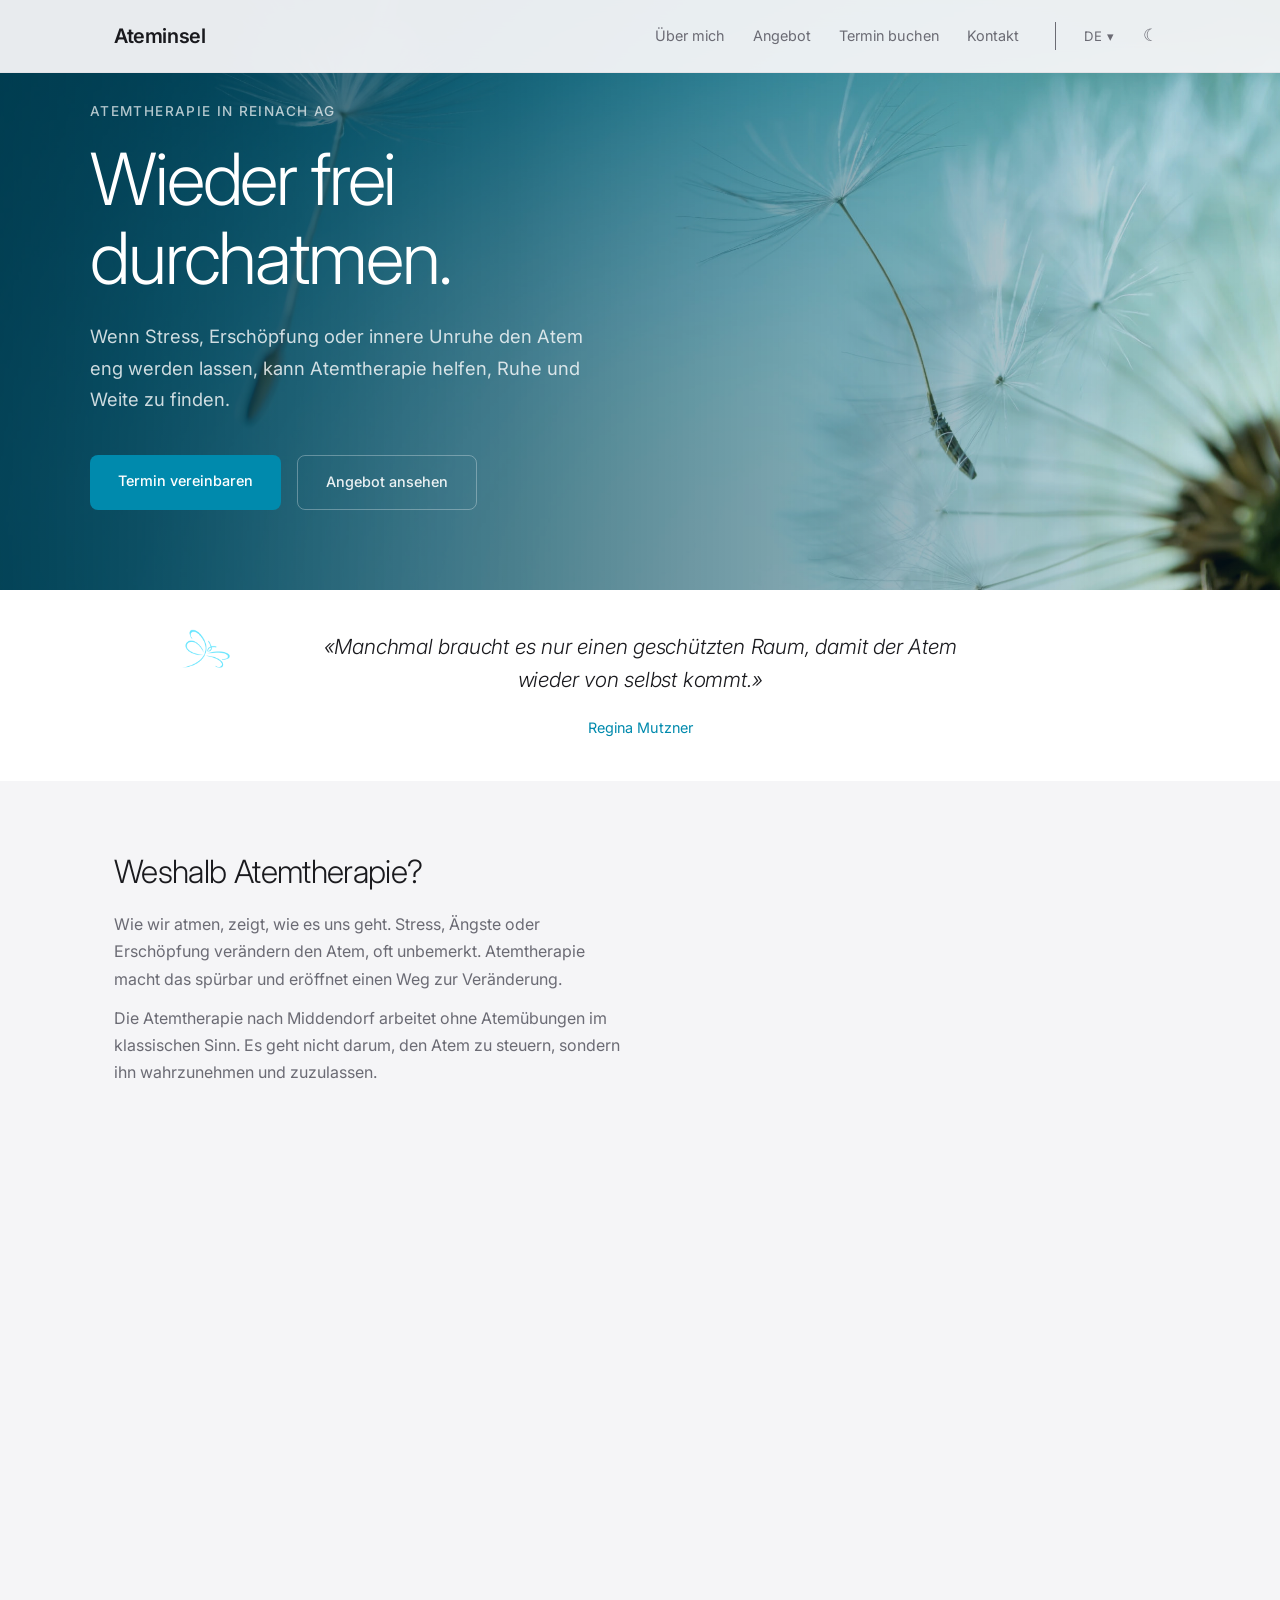
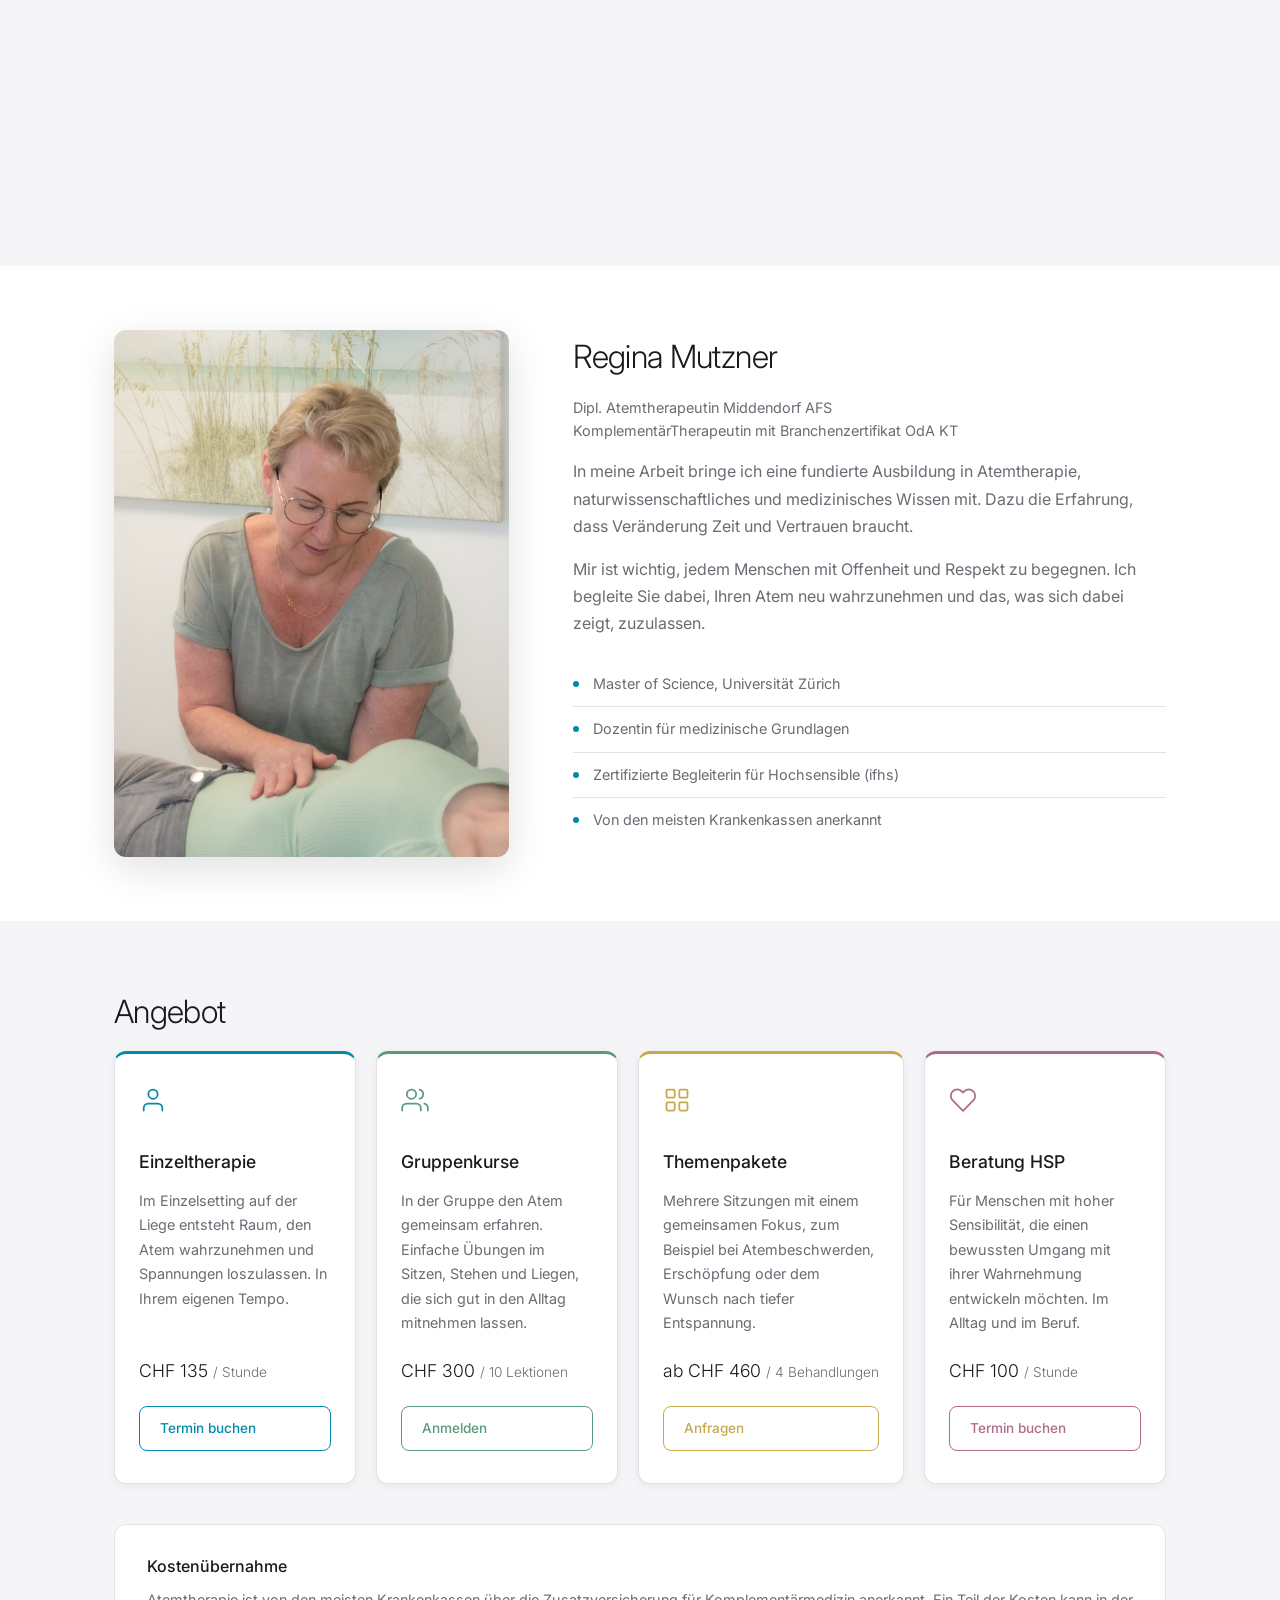
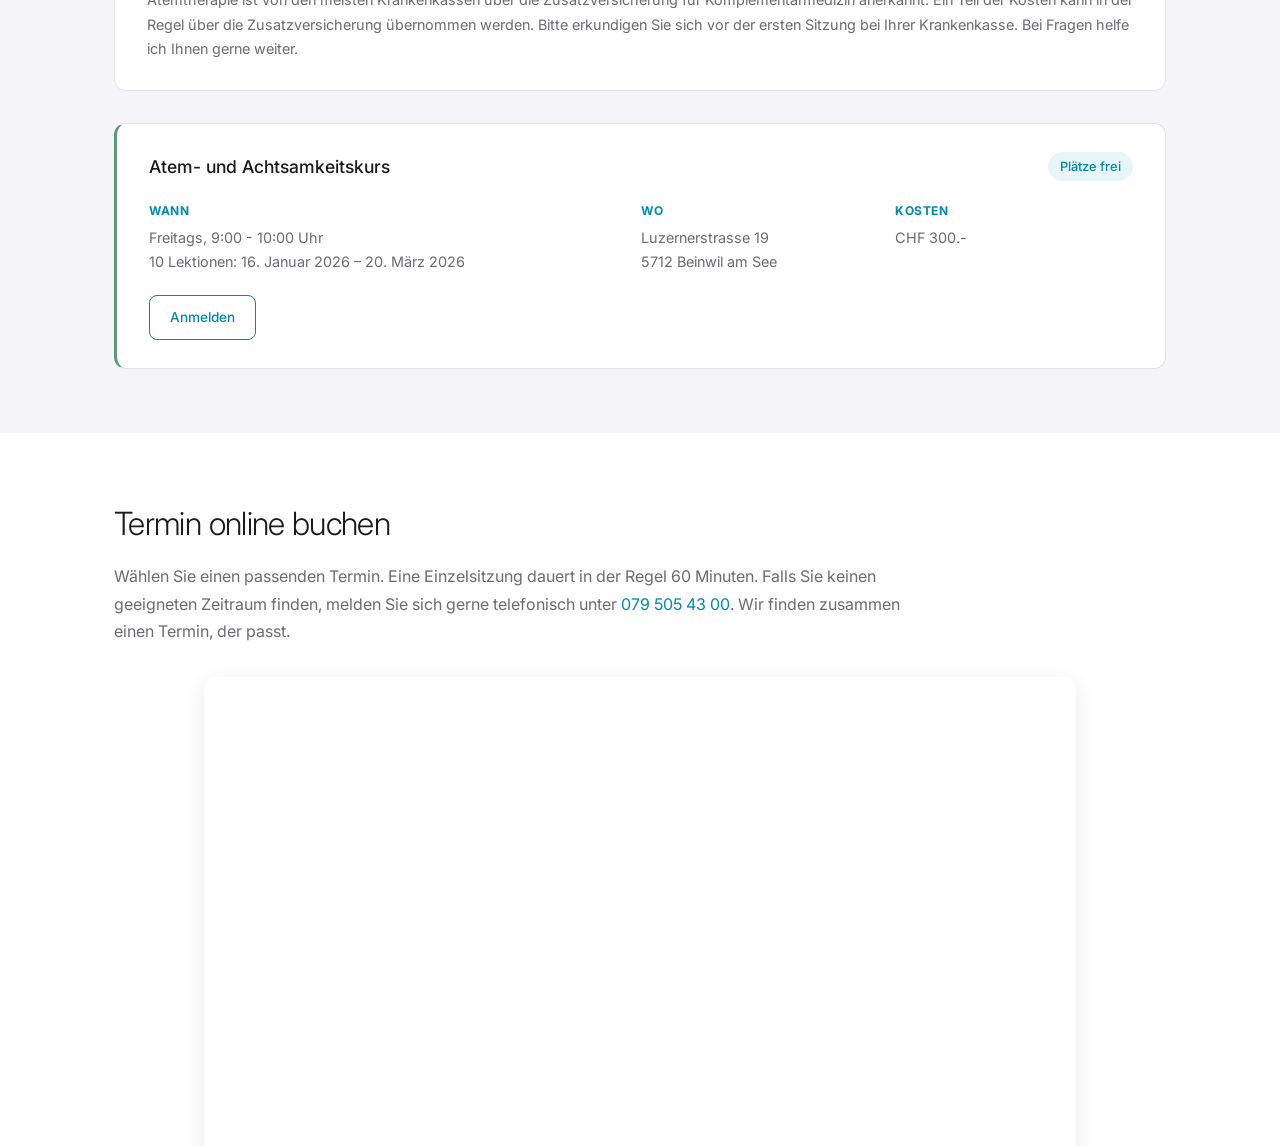
<file: site/index.html>
<!DOCTYPE html>
<html>
<head>
    <meta charset="UTF-8">
    <meta http-equiv="refresh" content="0; url=de/">
    <title>Ateminsel – Regina Mutzner</title>
</head>
<body>
    <p><a href="de/">Weiter zur deutschen Version</a></p>
</body>
</html>
</file>
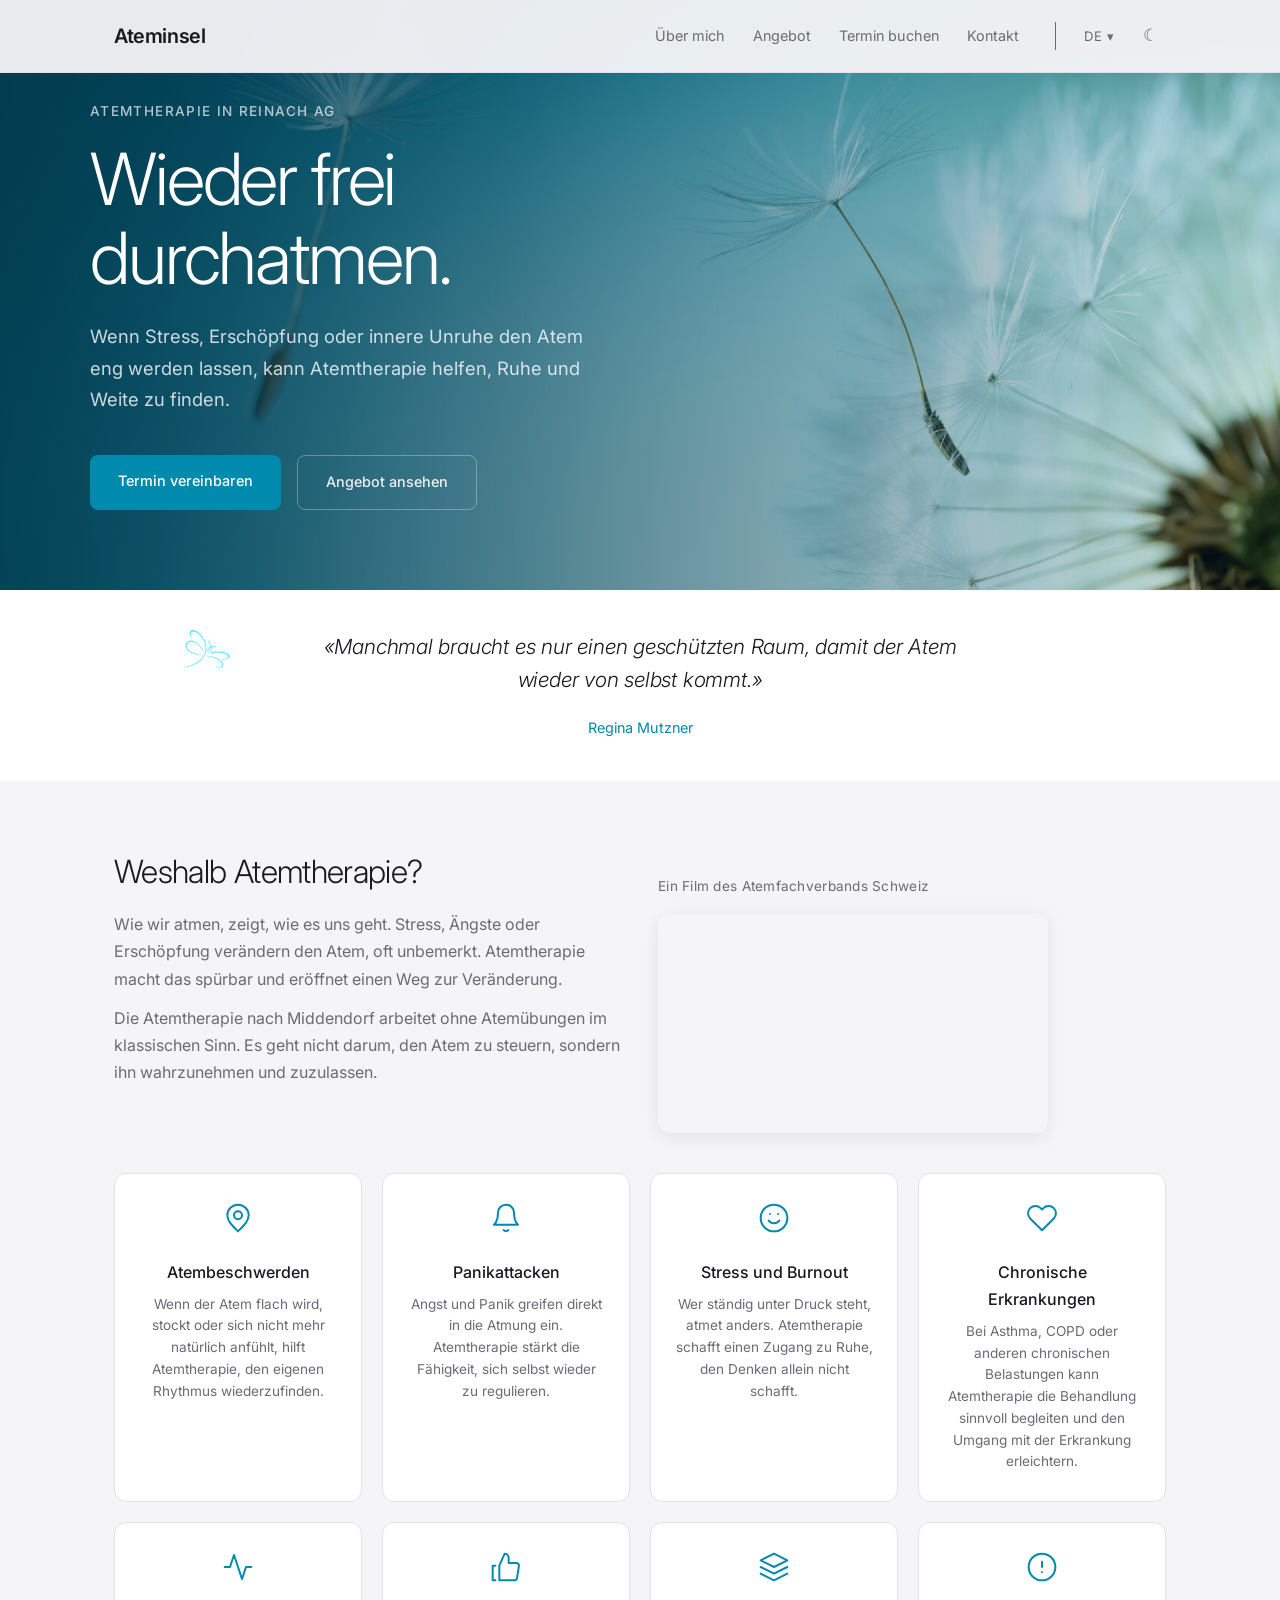
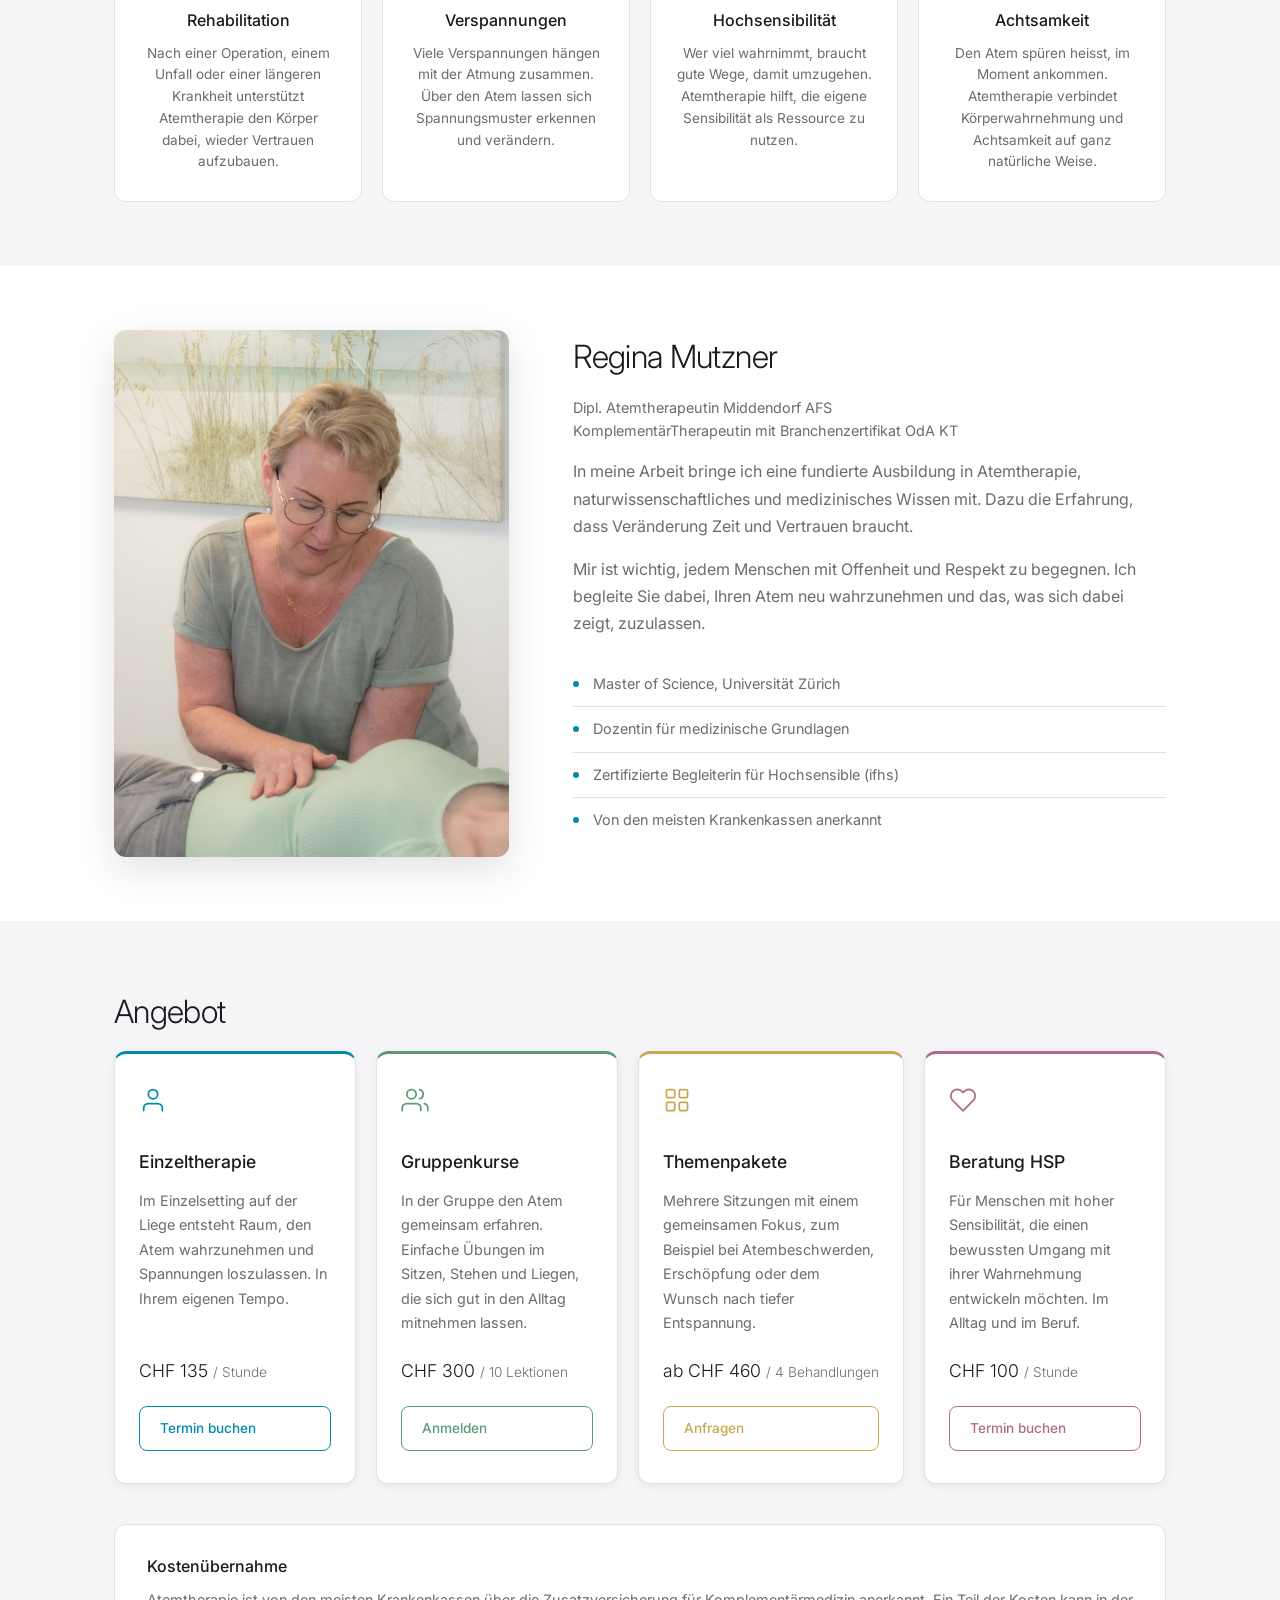
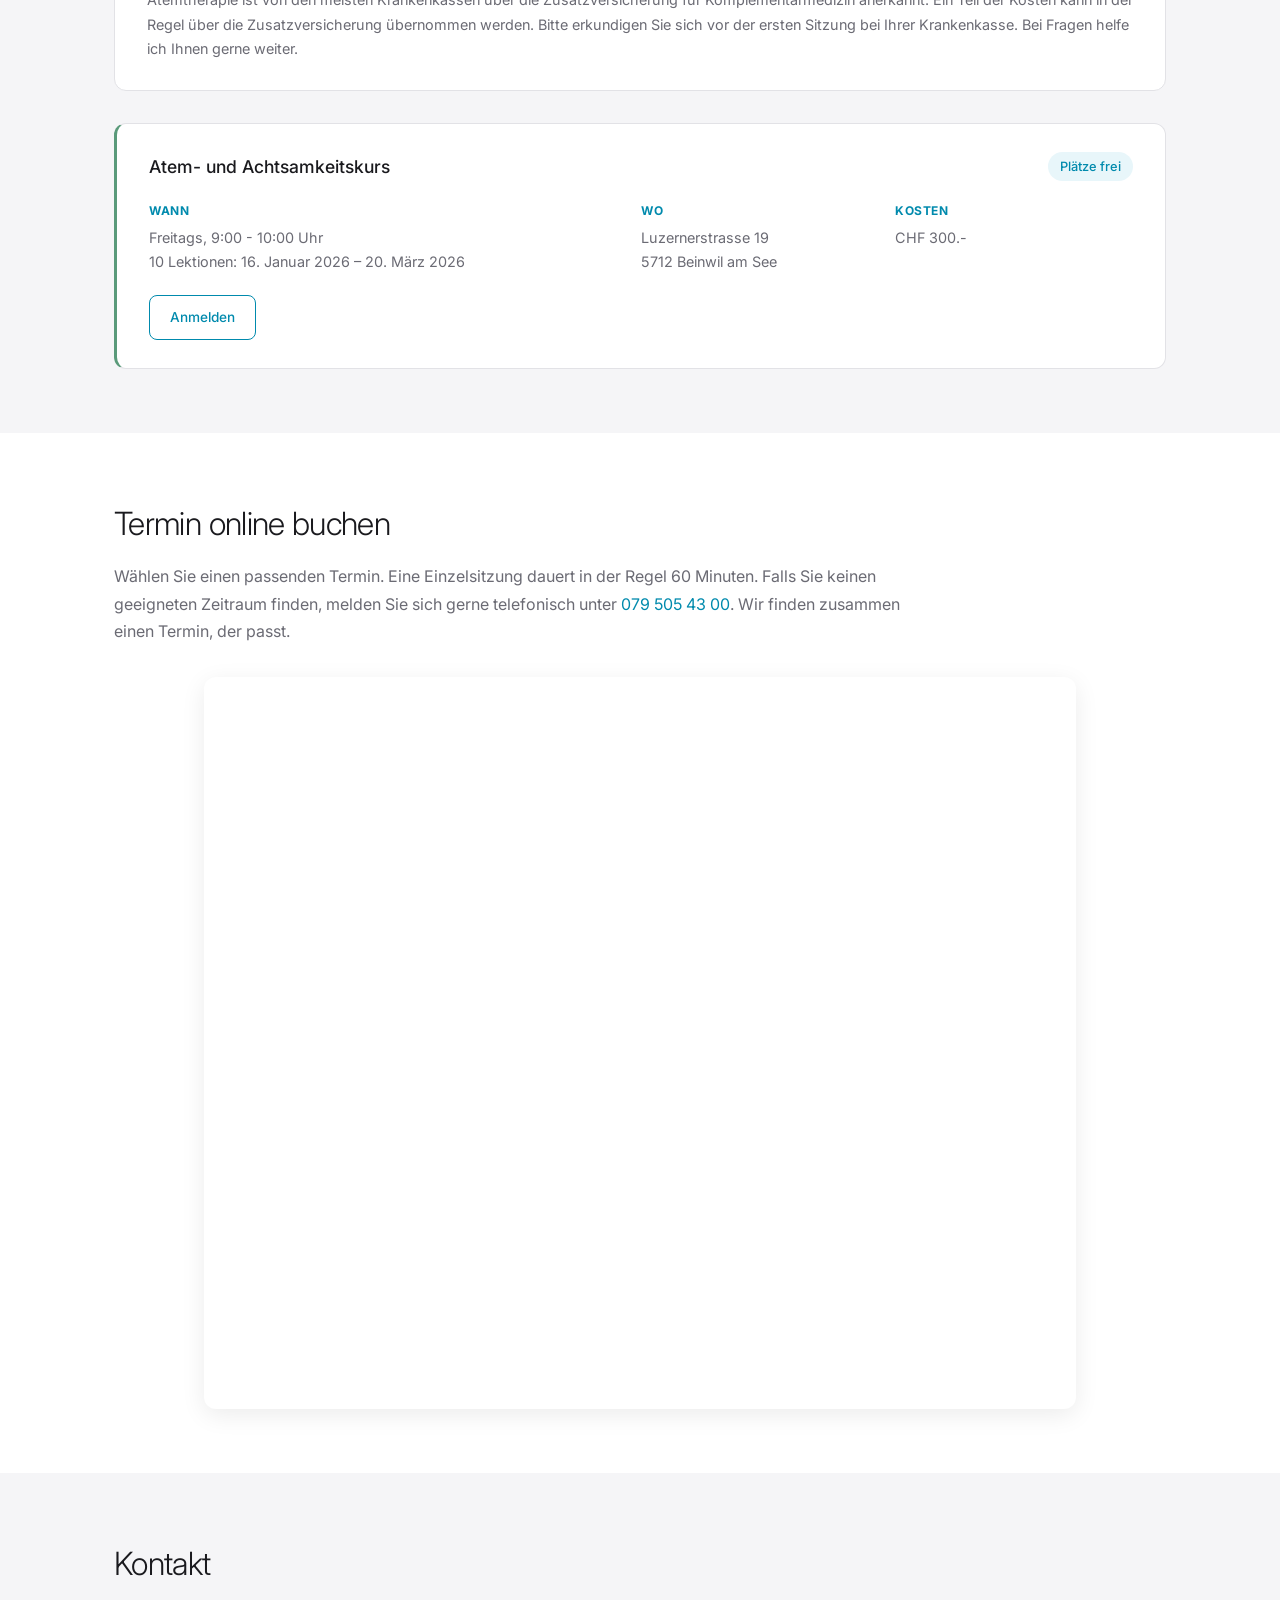
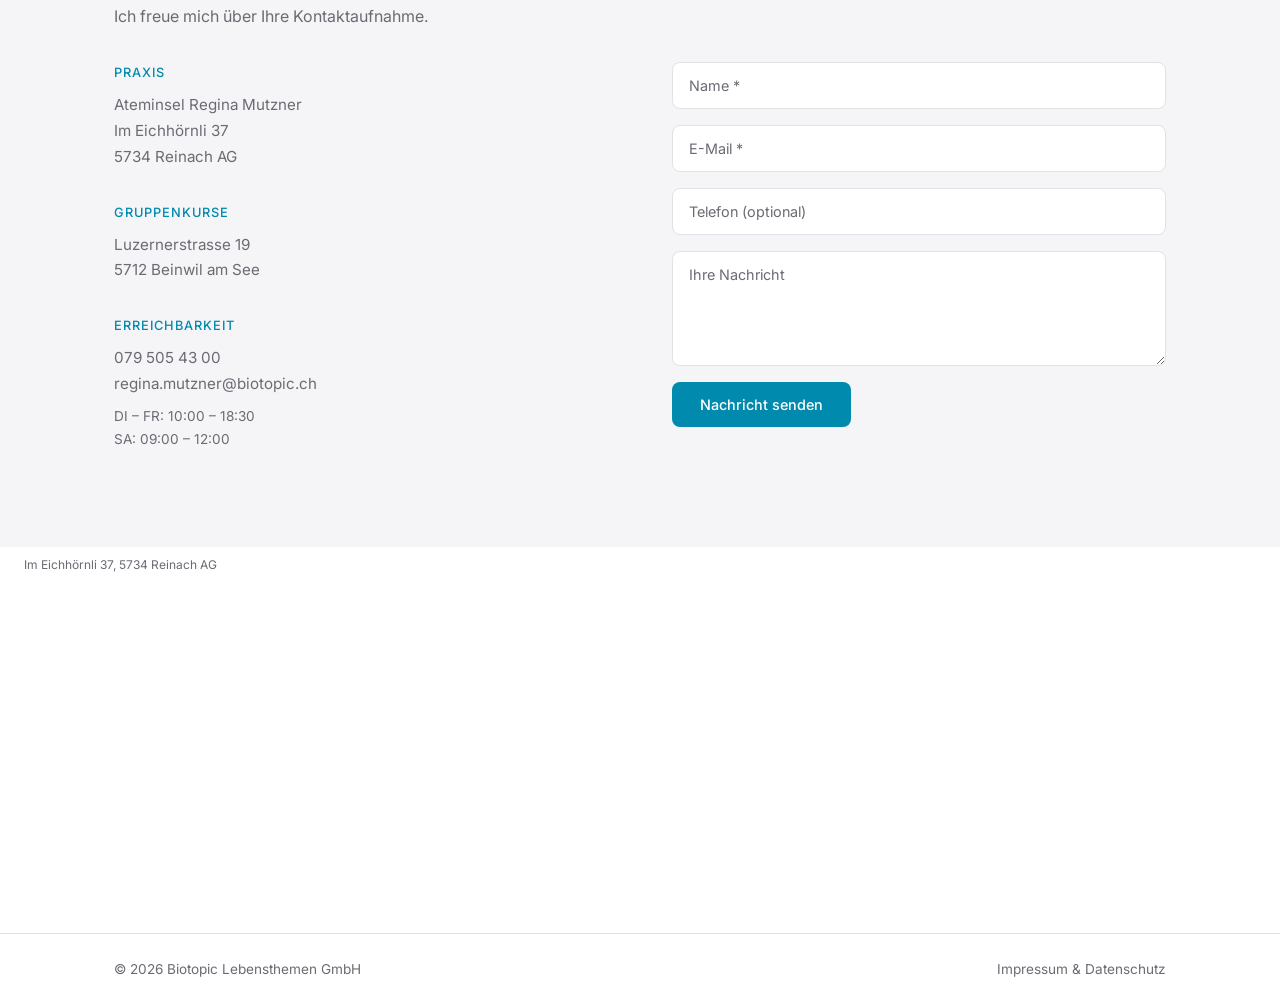
<file: site/de/index.html>
<!DOCTYPE html>
<html lang="de">
<head>
    <meta charset="UTF-8">
    <meta name="viewport" content="width=device-width, initial-scale=1.0">
    <meta name="robots" content="noindex, nofollow">
    <meta name="description" content="Ateminsel Regina Mutzner – Praxis für Atemtherapie in Reinach AG. Einzeltherapie, Gruppenkurse und Beratung.">
    <title>Atemtherapie Reinach AG | Ateminsel – Regina Mutzner</title>
    <link rel="canonical" href="https://jaroszewski.ch/ateminsel/de/">
    <link rel="alternate" hreflang="de" href="https://jaroszewski.ch/ateminsel/de/">
    <link rel="alternate" hreflang="en" href="https://jaroszewski.ch/ateminsel/en/">
    <link rel="alternate" hreflang="fr" href="https://jaroszewski.ch/ateminsel/fr/">
    <link rel="alternate" hreflang="es" href="https://jaroszewski.ch/ateminsel/es/">
    <link rel="alternate" hreflang="x-default" href="https://jaroszewski.ch/ateminsel/de/">
    <meta property="og:type" content="website">
    <meta property="og:title" content="Atemtherapie Reinach AG | Ateminsel – Regina Mutzner">
    <meta property="og:description" content="Praxis für Atemtherapie in Reinach AG. Einzeltherapie, Gruppenkurse und Beratung.">
    <meta property="og:url" content="https://jaroszewski.ch/ateminsel/de/">
    <meta property="og:image" content="https://jaroszewski.ch/ateminsel/img/og-image.jpg">
    <meta property="og:image:width" content="1200">
    <meta property="og:image:height" content="630">
    <meta property="og:locale" content="de_CH">
    <link rel="preconnect" href="https://fonts.googleapis.com">
    <link rel="preconnect" href="https://fonts.gstatic.com" crossorigin>
    <link href="https://fonts.googleapis.com/css2?family=Inter:wght@300;400;500;600&display=optional" rel="stylesheet">
    <link rel="stylesheet" href="../style.css?v=13">
    <script>if(localStorage.getItem('heroDir')==='out')document.documentElement.classList.add('hero-start-zoomed');</script>
    <link rel="icon" href="../favicon.ico">
    <link rel="apple-touch-icon" href="../apple-touch-icon.png">
    <script type="application/ld+json">
    {
        "@context": "https://schema.org",
        "@type": "HealthAndBeautyBusiness",
        "name": "Ateminsel Regina Mutzner",
        "description": "Praxis für Atemtherapie in Reinach AG. Einzeltherapie, Gruppenkurse und Beratung.",
        "url": "https://jaroszewski.ch/ateminsel/de/",
        "image": "https://jaroszewski.ch/ateminsel/img/og-image.jpg",
        "telephone": "+41795054300",
        "email": "regina.mutzner@biotopic.ch",
        "address": {
            "@type": "PostalAddress",
            "streetAddress": "Im Eichhörnli 37",
            "addressLocality": "Reinach",
            "postalCode": "5734",
            "addressRegion": "AG",
            "addressCountry": "CH"
        },
        "openingHoursSpecification": [
            {
                "@type": "OpeningHoursSpecification",
                "dayOfWeek": ["Tuesday", "Wednesday", "Thursday", "Friday"],
                "opens": "10:00",
                "closes": "18:30"
            },
            {
                "@type": "OpeningHoursSpecification",
                "dayOfWeek": "Saturday",
                "opens": "09:00",
                "closes": "12:00"
            }
        ],
        "founder": {
            "@type": "Person",
            "name": "Regina Mutzner",
            "jobTitle": "Dipl. Atemtherapeutin"
        },
        "parentOrganization": {
            "@type": "Organization",
            "name": "Biotopic Lebensthemen GmbH"
        }
    }
    </script>
</head>
<body>

    <!-- Navigation -->
    <nav class="nav" id="nav">
        <div class="nav-inner">
            <a href="#" class="nav-logo">Ateminsel</a>
            <button class="nav-toggle" aria-label="Menü öffnen">
                <span></span>
                <span></span>
                <span></span>
            </button>
            <ul class="nav-links">
                <li><a href="#ueber-mich">Über mich</a></li>
                <li><a href="#angebot">Angebot</a></li>
                <li><a href="#buchen">Termin buchen</a></li>
                <li><a href="#kontakt">Kontakt</a></li>
            </ul>
            <div class="lang-dropdown"><button class="lang-btn">DE ▾</button><div class="lang-menu"><div class="lang-menu-inner"><a href="../de/" class="lang-active">Deutsch</a><a href="../en/">English</a><a href="../fr/">Français</a><a href="../es/">Español</a></div></div></div>
            <button class="theme-toggle" aria-label="Farbmodus umschalten">
                <span class="icon-moon">&#9790;</span>
                <span class="icon-sun">&#9788;</span>
            </button>
        </div>
    </nav>

    <!-- Hero -->
    <section class="hero" id="hero">
        <div class="hero-overlay"></div>
        <div class="hero-content">
            <div class="hero-text">
                <p class="hero-label">Atemtherapie in Reinach AG</p>
                <h1>Wieder frei<br>durchatmen.</h1>
                <p class="hero-sub">Wenn Stress, Erschöpfung oder innere Unruhe den Atem eng werden lassen, kann Atemtherapie helfen, Ruhe und Weite zu finden.</p>
                <div class="hero-actions">
                    <a href="#buchen" class="btn btn-primary">Termin vereinbaren</a>
                    <a href="#angebot" class="btn btn-ghost-light">Angebot ansehen</a>
                </div>
            </div>
        </div>
    </section>

    <!-- Zitat -->
    <section class="quote-section">
        <div class="container">
            <img src="../img/libellen-logo.png" alt="Ateminsel Logo" class="quote-libelle">
            <blockquote class="quote">
                <p>«Manchmal braucht es nur einen geschützten Raum, damit der Atem wieder von selbst kommt.»</p>
                <cite>Regina Mutzner</cite>
            </blockquote>
        </div>
    </section>

    <!-- Weshalb Atemtherapie -->
    <section class="section section-alt" id="weshalb">
        <div class="container">
            <div class="weshalb-intro">
                <div class="weshalb-intro-text">
                    <h2 class="section-title">Weshalb Atemtherapie?</h2>
                    <p class="section-sub">Wie wir atmen, zeigt, wie es uns geht. Stress, Ängste oder Erschöpfung verändern den Atem, oft unbemerkt. Atemtherapie macht das spürbar und eröffnet einen Weg zur Veränderung.</p>
                    <p class="section-sub">Die Atemtherapie nach Middendorf arbeitet ohne Atemübungen im klassischen Sinn. Es geht nicht darum, den Atem zu steuern, sondern ihn wahrzunehmen und zuzulassen.</p>
                </div>
                <div class="video-container fade-in">
                    <p class="video-label">Ein Film des Atemfachverbands Schweiz</p>
                    <div class="video-wrapper">
                        <iframe src="https://www.youtube-nocookie.com/embed/lJjxyA-8mxY" title="AFS Atem ist Leben" frameborder="0" allow="accelerometer; autoplay; clipboard-write; encrypted-media; gyroscope; picture-in-picture; web-share" referrerpolicy="strict-origin-when-cross-origin" allowfullscreen loading="lazy"></iframe>
                    </div>
                </div>
            </div>
            <div class="weshalb-grid">
                <div class="weshalb-card fade-in">
                    <div class="weshalb-icon"><svg width="32" height="32" viewBox="0 0 24 24" fill="none" stroke="currentColor" stroke-width="1.5" stroke-linecap="round" stroke-linejoin="round"><path d="M12 22c4-4 8-7.5 8-12a8 8 0 1 0-16 0c0 4.5 4 8 8 12z"/><circle cx="12" cy="10" r="3"/></svg></div>
                    <h3>Atembeschwerden</h3>
                    <p>Wenn der Atem flach wird, stockt oder sich nicht mehr natürlich anfühlt, hilft Atemtherapie, den eigenen Rhythmus wiederzufinden.</p>
                </div>
                <div class="weshalb-card fade-in">
                    <div class="weshalb-icon"><svg width="32" height="32" viewBox="0 0 24 24" fill="none" stroke="currentColor" stroke-width="1.5" stroke-linecap="round" stroke-linejoin="round"><path d="M18 8A6 6 0 0 0 6 8c0 7-3 9-3 9h18s-3-2-3-9"/><path d="M13.73 21a2 2 0 0 1-3.46 0"/></svg></div>
                    <h3>Panikattacken</h3>
                    <p>Angst und Panik greifen direkt in die Atmung ein. Atemtherapie stärkt die Fähigkeit, sich selbst wieder zu regulieren.</p>
                </div>
                <div class="weshalb-card fade-in">
                    <div class="weshalb-icon"><svg width="32" height="32" viewBox="0 0 24 24" fill="none" stroke="currentColor" stroke-width="1.5" stroke-linecap="round" stroke-linejoin="round"><circle cx="12" cy="12" r="10"/><path d="M8 14s1.5 2 4 2 4-2 4-2"/><line x1="9" y1="9" x2="9.01" y2="9"/><line x1="15" y1="9" x2="15.01" y2="9"/></svg></div>
                    <h3>Stress und Burnout</h3>
                    <p>Wer ständig unter Druck steht, atmet anders. Atemtherapie schafft einen Zugang zu Ruhe, den Denken allein nicht schafft.</p>
                </div>
                <div class="weshalb-card fade-in">
                    <div class="weshalb-icon"><svg width="32" height="32" viewBox="0 0 24 24" fill="none" stroke="currentColor" stroke-width="1.5" stroke-linecap="round" stroke-linejoin="round"><path d="M20.84 4.61a5.5 5.5 0 0 0-7.78 0L12 5.67l-1.06-1.06a5.5 5.5 0 0 0-7.78 7.78l1.06 1.06L12 21.23l7.78-7.78 1.06-1.06a5.5 5.5 0 0 0 0-7.78z"/></svg></div>
                    <h3>Chronische Erkrankungen</h3>
                    <p>Bei Asthma, COPD oder anderen chronischen Belastungen kann Atemtherapie die Behandlung sinnvoll begleiten und den Umgang mit der Erkrankung erleichtern.</p>
                </div>
                <div class="weshalb-card fade-in">
                    <div class="weshalb-icon"><svg width="32" height="32" viewBox="0 0 24 24" fill="none" stroke="currentColor" stroke-width="1.5" stroke-linecap="round" stroke-linejoin="round"><polyline points="22 12 18 12 15 21 9 3 6 12 2 12"/></svg></div>
                    <h3>Rehabilitation</h3>
                    <p>Nach einer Operation, einem Unfall oder einer längeren Krankheit unterstützt Atemtherapie den Körper dabei, wieder Vertrauen aufzubauen.</p>
                </div>
                <div class="weshalb-card fade-in">
                    <div class="weshalb-icon"><svg width="32" height="32" viewBox="0 0 24 24" fill="none" stroke="currentColor" stroke-width="1.5" stroke-linecap="round" stroke-linejoin="round"><path d="M14 9V5a3 3 0 0 0-3-3l-4 9v11h11.28a2 2 0 0 0 2-1.7l1.38-9a2 2 0 0 0-2-2.3H14z"/><path d="M4 22H2V11h2"/></svg></div>
                    <h3>Verspannungen</h3>
                    <p>Viele Verspannungen hängen mit der Atmung zusammen. Über den Atem lassen sich Spannungsmuster erkennen und verändern.</p>
                </div>
                <div class="weshalb-card fade-in">
                    <div class="weshalb-icon"><svg width="32" height="32" viewBox="0 0 24 24" fill="none" stroke="currentColor" stroke-width="1.5" stroke-linecap="round" stroke-linejoin="round"><path d="M12 2L2 7l10 5 10-5-10-5z"/><path d="M2 17l10 5 10-5"/><path d="M2 12l10 5 10-5"/></svg></div>
                    <h3>Hochsensibilität</h3>
                    <p>Wer viel wahrnimmt, braucht gute Wege, damit umzugehen. Atemtherapie hilft, die eigene Sensibilität als Ressource zu nutzen.</p>
                </div>
                <div class="weshalb-card fade-in">
                    <div class="weshalb-icon"><svg width="32" height="32" viewBox="0 0 24 24" fill="none" stroke="currentColor" stroke-width="1.5" stroke-linecap="round" stroke-linejoin="round"><circle cx="12" cy="12" r="10"/><line x1="12" y1="8" x2="12" y2="12"/><line x1="12" y1="16" x2="12.01" y2="16"/></svg></div>
                    <h3>Achtsamkeit</h3>
                    <p>Den Atem spüren heisst, im Moment ankommen. Atemtherapie verbindet Körperwahrnehmung und Achtsamkeit auf ganz natürliche Weise.</p>
                </div>
            </div>
        </div>
    </section>

    <!-- Über mich -->
    <section class="section" id="ueber-mich">
        <div class="container">
            <div class="about">
                <div class="about-image">
                    <img src="../img/regina-foto.jpg" alt="Regina Mutzner, Atemtherapeutin">
                </div>
                <div class="about-text">
                    <h2 class="section-title">Regina Mutzner</h2>
                    <p class="about-role">Dipl. Atemtherapeutin Middendorf AFS<br>KomplementärTherapeutin mit Branchenzertifikat OdA KT</p>
                    <p>In meine Arbeit bringe ich eine fundierte Ausbildung in Atemtherapie, naturwissenschaftliches und medizinisches Wissen mit. Dazu die Erfahrung, dass Veränderung Zeit und Vertrauen braucht.</p>
                    <p>Mir ist wichtig, jedem Menschen mit Offenheit und Respekt zu begegnen. Ich begleite Sie dabei, Ihren Atem neu wahrzunehmen und das, was sich dabei zeigt, zuzulassen.</p>
                    <ul class="about-facts">
                        <li>Master of Science, Universität Zürich</li>
                        <li>Dozentin für medizinische Grundlagen</li>
                        <li>Zertifizierte Begleiterin für Hochsensible (ifhs)</li>
                        <li>Von den meisten Krankenkassen anerkannt</li>
                    </ul>
                </div>
            </div>
        </div>
    </section>

    <!-- Angebot -->
    <section class="section section-alt section-angebot" id="angebot">
        <div class="container">
            <h2 class="section-title">Angebot</h2>
            <div class="cards">

                <div class="card card-1">
                    <div class="card-icon"><svg width="28" height="28" viewBox="0 0 24 24" fill="none" stroke="currentColor" stroke-width="1.5" stroke-linecap="round" stroke-linejoin="round"><path d="M20 21v-2a4 4 0 0 0-4-4H8a4 4 0 0 0-4 4v2"/><circle cx="12" cy="7" r="4"/></svg></div>
                    <h3>Einzeltherapie</h3>
                    <p>Im Einzelsetting auf der Liege entsteht Raum, den Atem wahrzunehmen und Spannungen loszulassen. In Ihrem eigenen Tempo.</p>
                    <div class="card-price">CHF 135 <span>/ Stunde</span></div>
                    <a href="#buchen" class="btn btn-small">Termin buchen</a>
                </div>

                <div class="card card-2">
                    <div class="card-icon"><svg width="28" height="28" viewBox="0 0 24 24" fill="none" stroke="currentColor" stroke-width="1.5" stroke-linecap="round" stroke-linejoin="round"><path d="M17 21v-2a4 4 0 0 0-4-4H5a4 4 0 0 0-4 4v2"/><circle cx="9" cy="7" r="4"/><path d="M23 21v-2a4 4 0 0 0-3-3.87"/><path d="M16 3.13a4 4 0 0 1 0 7.75"/></svg></div>
                    <h3>Gruppenkurse</h3>
                    <p>In der Gruppe den Atem gemeinsam erfahren. Einfache Übungen im Sitzen, Stehen und Liegen, die sich gut in den Alltag mitnehmen lassen.</p>
                    <div class="card-price">CHF 300 <span>/ 10 Lektionen</span></div>
                    <a href="#kontakt" class="btn btn-small">Anmelden</a>
                </div>

                <div class="card card-3">
                    <div class="card-icon"><svg width="28" height="28" viewBox="0 0 24 24" fill="none" stroke="currentColor" stroke-width="1.5" stroke-linecap="round" stroke-linejoin="round"><rect x="3" y="3" width="7" height="7" rx="1"/><rect x="14" y="3" width="7" height="7" rx="1"/><rect x="3" y="14" width="7" height="7" rx="1"/><rect x="14" y="14" width="7" height="7" rx="1"/></svg></div>
                    <h3>Themenpakete</h3>
                    <p>Mehrere Sitzungen mit einem gemeinsamen Fokus, zum Beispiel bei Atembeschwerden, Erschöpfung oder dem Wunsch nach tiefer Entspannung.</p>
                    <div class="card-price">ab CHF 460 <span>/ 4 Behandlungen</span></div>
                    <a href="#kontakt" class="btn btn-small">Anfragen</a>
                </div>

                <div class="card card-4">
                    <div class="card-icon"><svg width="28" height="28" viewBox="0 0 24 24" fill="none" stroke="currentColor" stroke-width="1.5" stroke-linecap="round" stroke-linejoin="round"><path d="M20.84 4.61a5.5 5.5 0 0 0-7.78 0L12 5.67l-1.06-1.06a5.5 5.5 0 0 0-7.78 7.78l1.06 1.06L12 21.23l7.78-7.78 1.06-1.06a5.5 5.5 0 0 0 0-7.78z"/></svg></div>
                    <h3>Beratung HSP</h3>
                    <p>Für Menschen mit hoher Sensibilität, die einen bewussten Umgang mit ihrer Wahrnehmung entwickeln möchten. Im Alltag und im Beruf.</p>
                    <div class="card-price">CHF 100 <span>/ Stunde</span></div>
                    <a href="#buchen" class="btn btn-small">Termin buchen</a>
                </div>

            </div>
            <div class="kosten-hinweis">
                <h3>Kostenübernahme</h3>
                <p>Atemtherapie ist von den meisten Krankenkassen über die Zusatzversicherung für Komplementärmedizin anerkannt. Ein Teil der Kosten kann in der Regel über die Zusatzversicherung übernommen werden. Bitte erkundigen Sie sich vor der ersten Sitzung bei Ihrer Krankenkasse. Bei Fragen helfe ich Ihnen gerne weiter.</p>
            </div>
            <div id="kurse-liste"></div>
        </div>
    </section>

    <!-- Termin buchen -->
    <section class="section section-buchen" id="buchen">
        <div class="container">
            <h2 class="section-title">Termin online buchen</h2>
            <p class="section-sub">Wählen Sie einen passenden Termin. Eine Einzelsitzung dauert in der Regel 60 Minuten. Falls Sie keinen geeigneten Zeitraum finden, melden Sie sich gerne telefonisch unter <a href="tel:+41795054300">079 505 43 00</a>. Wir finden zusammen einen Termin, der passt.</p>
            <div class="cal-wrapper">
                <iframe src="https://widget.calenso.com/?partner=ateminsel-buchung&type=appointment&worker_id=&isFrame=true&lang=de_CH" title="Termin buchen" scrolling="yes"></iframe>
            </div>
        </div>
    </section>

    <!-- Kontakt -->
    <section class="section section-alt" id="kontakt">
        <div class="container">
            <h2 class="section-title">Kontakt</h2>
            <p class="section-sub">Ich freue mich über Ihre Kontaktaufnahme.</p>
            <div class="contact-grid">

                <div class="contact-info">
                    <div class="contact-block">
                        <h3>Praxis</h3>
                        <p>Ateminsel Regina Mutzner<br>
                        Im Eichhörnli 37<br>
                        5734 Reinach AG</p>
                    </div>
                    <div class="contact-block">
                        <h3>Gruppenkurse</h3>
                        <p>Luzernerstrasse 19<br>
                        5712 Beinwil am See</p>
                    </div>
                    <div class="contact-block">
                        <h3>Erreichbarkeit</h3>
                        <p>
                            <a href="tel:+41795054300">079 505 43 00</a><br>
                            <a href="mailto:regina.mutzner@biotopic.ch">regina.mutzner@biotopic.ch</a>
                        </p>
                        <p class="contact-hours">DI – FR: 10:00 – 18:30<br>SA: 09:00 – 12:00</p>
                    </div>
                </div>

                <form class="contact-form" id="kontakt-form" action="../kontakt.php" method="post">
                    <label for="field-name" class="sr-only">Name</label>
                    <input type="text" name="name" id="field-name" placeholder="Name *" required>
                    <label for="field-email" class="sr-only">E-Mail</label>
                    <input type="email" name="email" id="field-email" placeholder="E-Mail *" required>
                    <label for="field-phone" class="sr-only">Telefon</label>
                    <input type="tel" name="phone" id="field-phone" placeholder="Telefon (optional)">
                    <label for="field-message" class="sr-only">Nachricht</label>
                    <textarea name="message" id="field-message" placeholder="Ihre Nachricht" rows="5" required></textarea>
                    <input type="text" name="website" class="hp-field" tabindex="-1" autocomplete="off">
                    <input type="hidden" name="_ts" value="">
                    <button type="submit" class="btn btn-primary">Nachricht senden</button>
                    <p class="form-status" id="form-status"></p>
                </form>

            </div>
        </div>
    </section>

    <!-- Map -->
    <p class="map-address">Im Eichhörnli 37, 5734 Reinach AG</p>
    <div class="map-fullwidth">
        <div class="map-overlay"></div>
        <iframe data-src="https://www.openstreetmap.org/export/embed.html?bbox=8.1866%2C47.2500%2C8.2006%2C47.2560&layer=mapnik&marker=47.2530%2C8.1936" title="Standort Ateminsel"></iframe>
    </div>

    <!-- Footer -->
    <footer class="footer">
        <div class="container footer-inner">
            <p>&copy; 2026 Biotopic Lebensthemen GmbH</p>
            <a href="impressum.html">Impressum &amp; Datenschutz</a>
        </div>
    </footer>

    <script src="../main.js?v=10"></script>
</body>
</html>
</file>
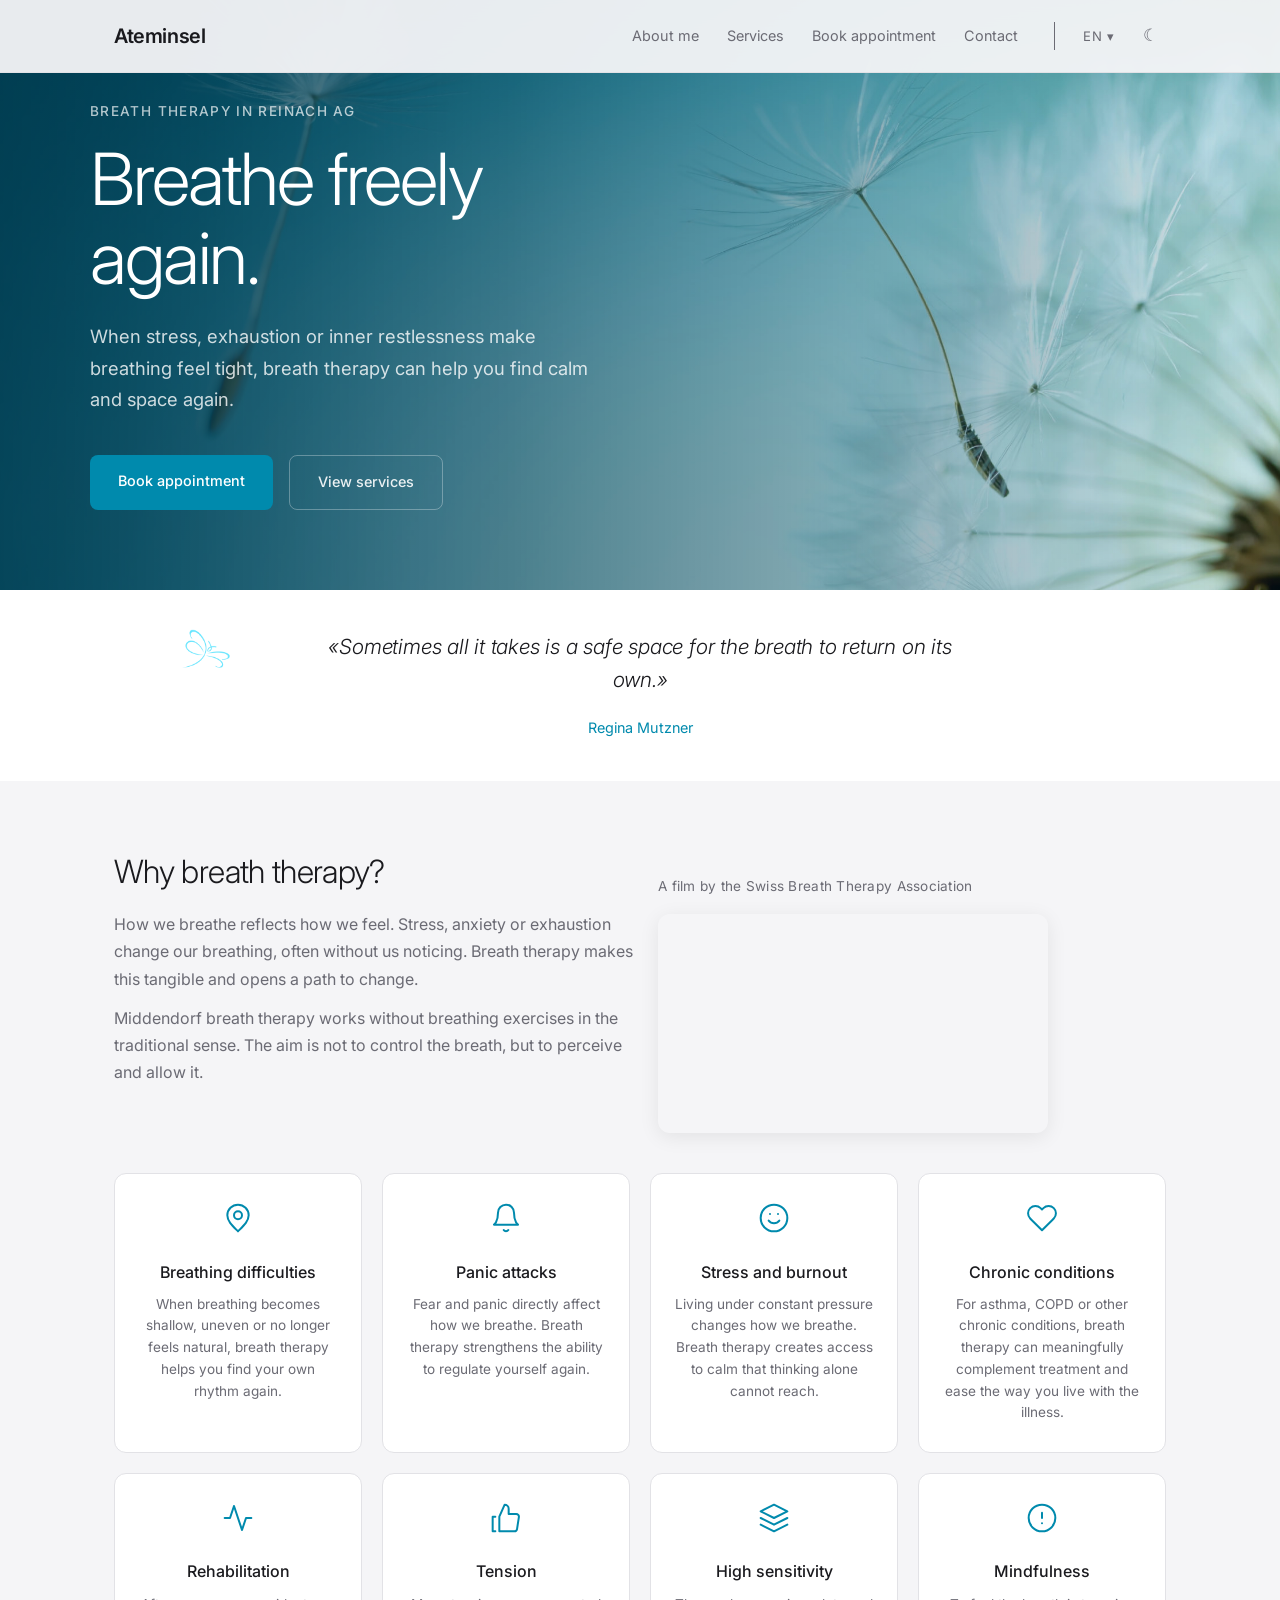
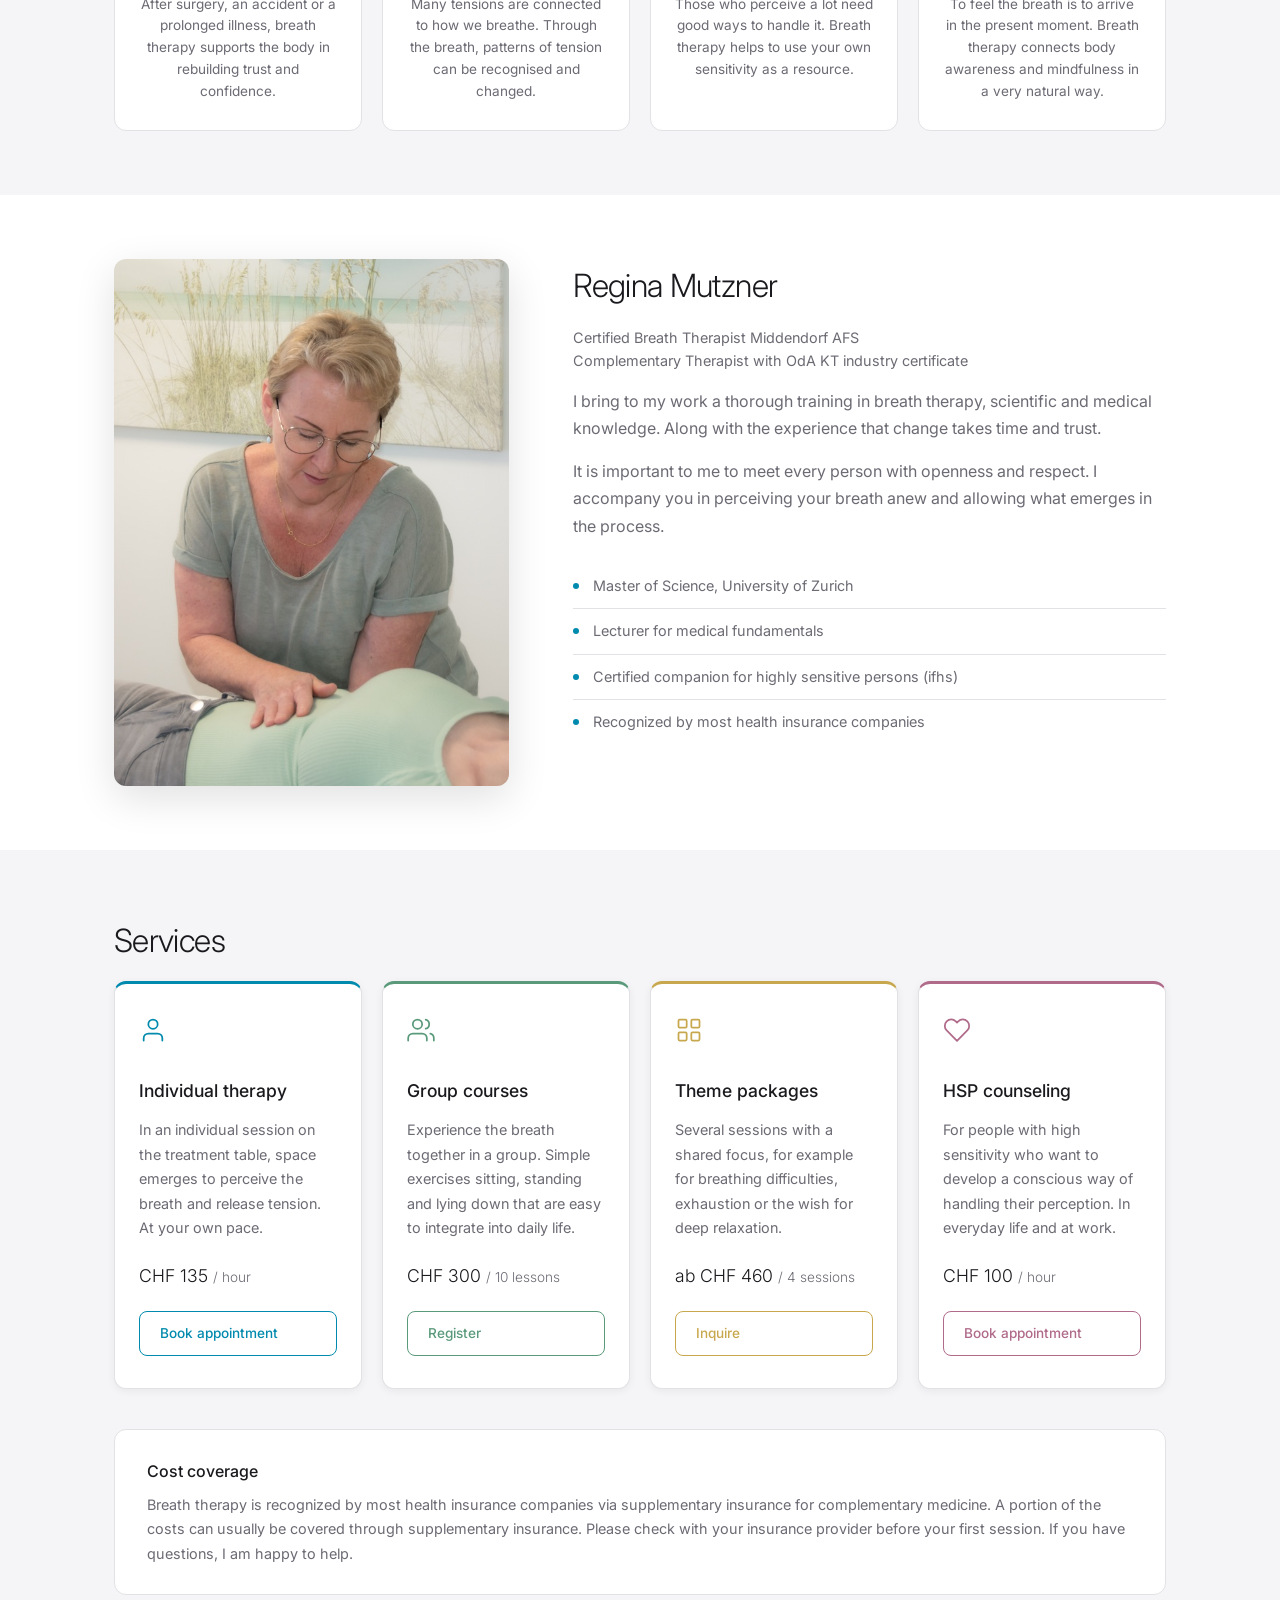
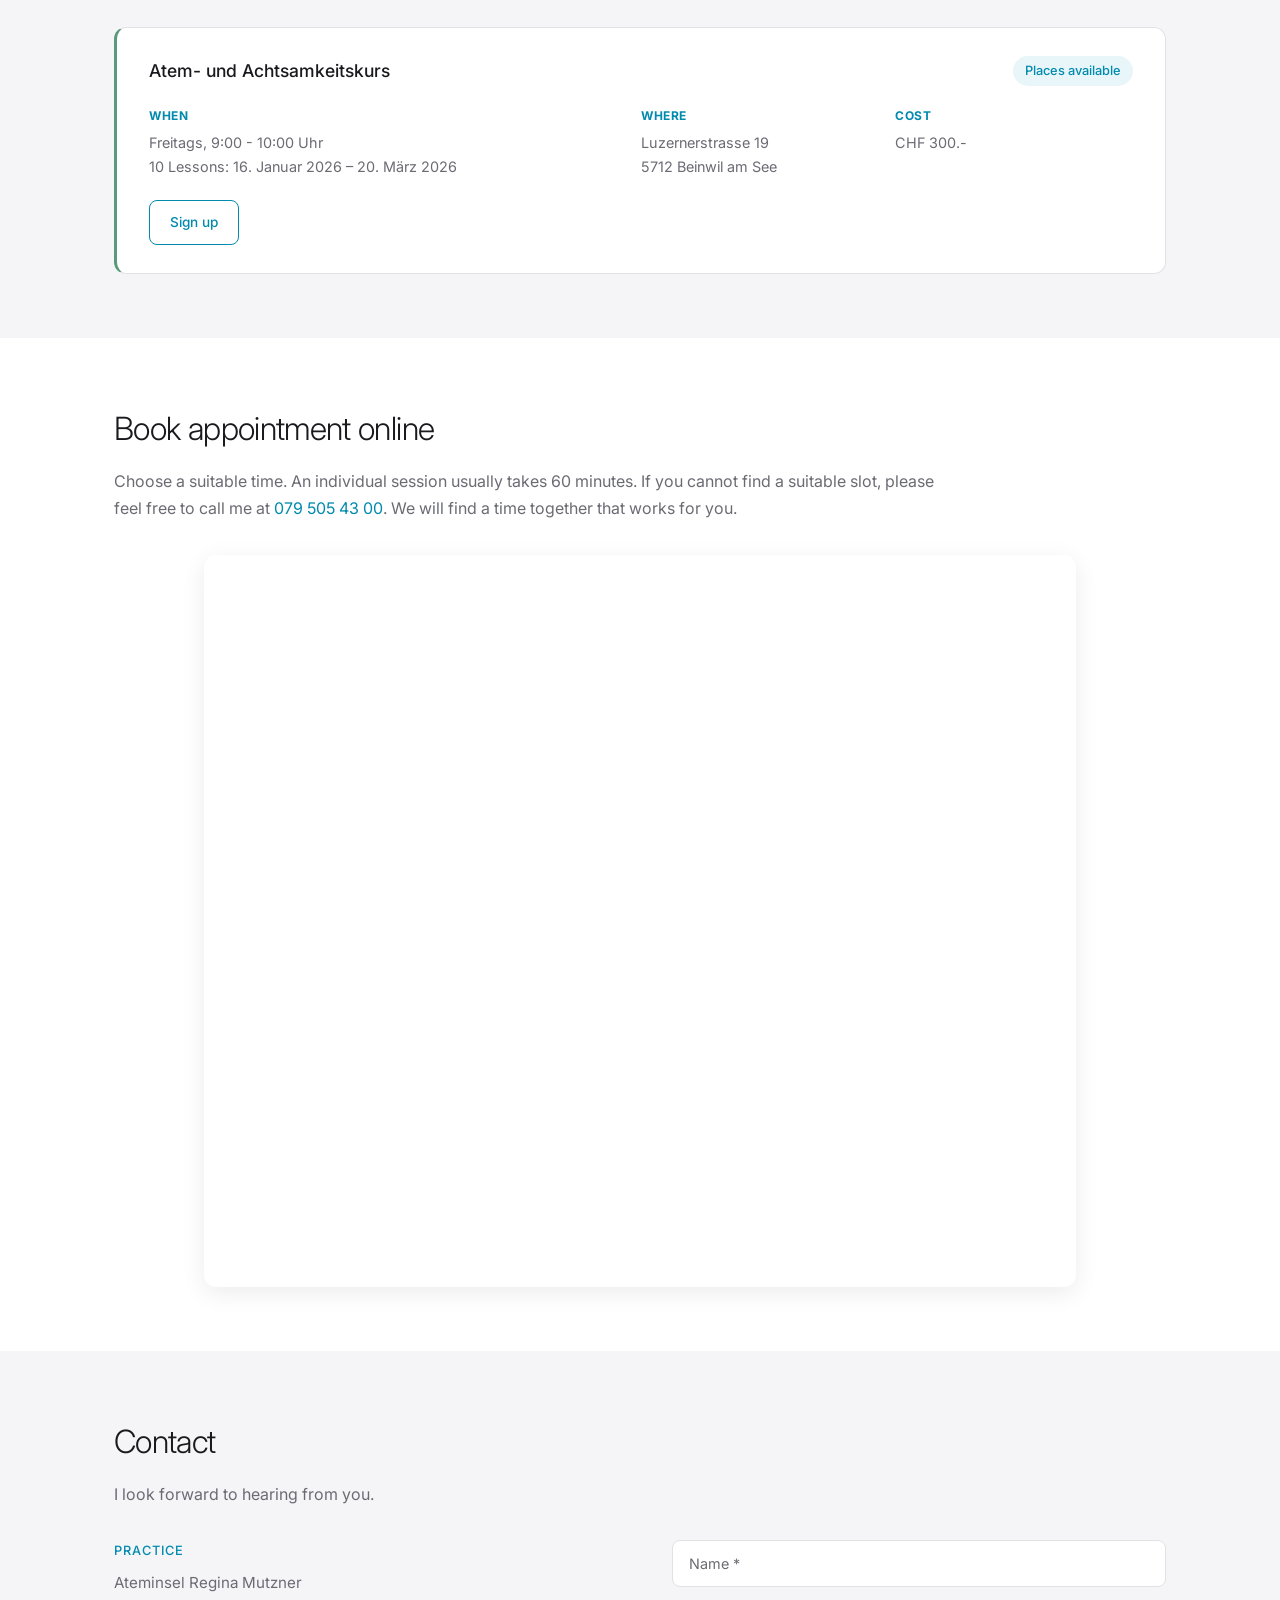
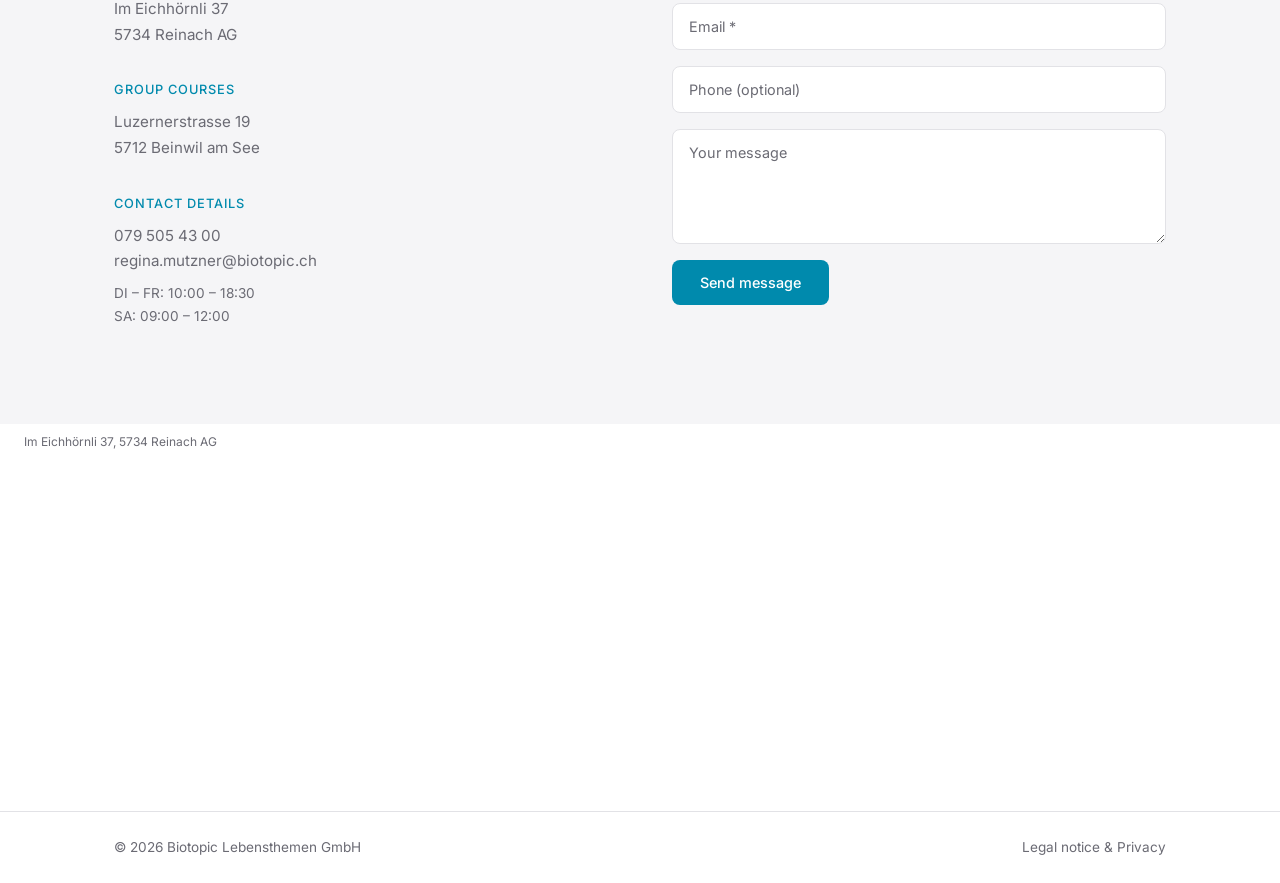
<file: site/en/index.html>
<!DOCTYPE html>
<html lang="en">
<head>
    <meta charset="UTF-8">
    <meta name="viewport" content="width=device-width, initial-scale=1.0">
    <meta name="robots" content="noindex, nofollow">
    <meta name="description" content="Ateminsel Regina Mutzner – Practice for breath therapy in Reinach AG. Individual therapy, group courses and counseling.">
    <title>Breath Therapy Reinach AG | Ateminsel – Regina Mutzner</title>
    <link rel="canonical" href="https://jaroszewski.ch/ateminsel/en/">
    <link rel="alternate" hreflang="de" href="https://jaroszewski.ch/ateminsel/de/">
    <link rel="alternate" hreflang="en" href="https://jaroszewski.ch/ateminsel/en/">
    <link rel="alternate" hreflang="fr" href="https://jaroszewski.ch/ateminsel/fr/">
    <link rel="alternate" hreflang="es" href="https://jaroszewski.ch/ateminsel/es/">
    <link rel="alternate" hreflang="x-default" href="https://jaroszewski.ch/ateminsel/de/">
    <meta property="og:type" content="website">
    <meta property="og:title" content="Breath Therapy Reinach AG | Ateminsel – Regina Mutzner">
    <meta property="og:description" content="Practice for breath therapy in Reinach AG. Individual therapy, group courses and counseling.">
    <meta property="og:url" content="https://jaroszewski.ch/ateminsel/en/">
    <meta property="og:image" content="https://jaroszewski.ch/ateminsel/img/og-image.jpg">
    <meta property="og:image:width" content="1200">
    <meta property="og:image:height" content="630">
    <meta property="og:locale" content="en_GB">
    <link rel="preconnect" href="https://fonts.googleapis.com">
    <link rel="preconnect" href="https://fonts.gstatic.com" crossorigin>
    <link href="https://fonts.googleapis.com/css2?family=Inter:wght@300;400;500;600&display=optional" rel="stylesheet">
    <link rel="stylesheet" href="../style.css?v=13">
    <script>if(localStorage.getItem('heroDir')==='out')document.documentElement.classList.add('hero-start-zoomed');</script>
    <link rel="icon" href="../favicon.ico">
    <link rel="apple-touch-icon" href="../apple-touch-icon.png">
    <script type="application/ld+json">
    {
        "@context": "https://schema.org",
        "@type": "HealthAndBeautyBusiness",
        "name": "Ateminsel Regina Mutzner",
        "description": "Practice for breath therapy in Reinach AG. Individual therapy, group courses and counseling.",
        "url": "https://jaroszewski.ch/ateminsel/en/",
        "image": "https://jaroszewski.ch/ateminsel/img/og-image.jpg",
        "telephone": "+41795054300",
        "email": "regina.mutzner@biotopic.ch",
        "address": {
            "@type": "PostalAddress",
            "streetAddress": "Im Eichhörnli 37",
            "addressLocality": "Reinach",
            "postalCode": "5734",
            "addressRegion": "AG",
            "addressCountry": "CH"
        },
        "openingHoursSpecification": [
            {
                "@type": "OpeningHoursSpecification",
                "dayOfWeek": ["Tuesday", "Wednesday", "Thursday", "Friday"],
                "opens": "10:00",
                "closes": "18:30"
            },
            {
                "@type": "OpeningHoursSpecification",
                "dayOfWeek": "Saturday",
                "opens": "09:00",
                "closes": "12:00"
            }
        ],
        "founder": {
            "@type": "Person",
            "name": "Regina Mutzner",
            "jobTitle": "Certified Breath Therapist"
        },
        "parentOrganization": {
            "@type": "Organization",
            "name": "Biotopic Lebensthemen GmbH"
        }
    }
    </script>
</head>
<body>

    <!-- Navigation -->
    <nav class="nav" id="nav">
        <div class="nav-inner">
            <a href="#" class="nav-logo">Ateminsel</a>
            <button class="nav-toggle" aria-label="Open menu">
                <span></span>
                <span></span>
                <span></span>
            </button>
            <ul class="nav-links">
                <li><a href="#ueber-mich">About me</a></li>
                <li><a href="#angebot">Services</a></li>
                <li><a href="#buchen">Book appointment</a></li>
                <li><a href="#kontakt">Contact</a></li>
            </ul>
            <div class="lang-dropdown"><button class="lang-btn">EN ▾</button><div class="lang-menu"><div class="lang-menu-inner"><a href="../de/">Deutsch</a><a href="../en/" class="lang-active">English</a><a href="../fr/">Français</a><a href="../es/">Español</a></div></div></div>
            <button class="theme-toggle" aria-label="Farbmodus umschalten">
                <span class="icon-moon">&#9790;</span>
                <span class="icon-sun">&#9788;</span>
            </button>
        </div>
    </nav>

    <!-- Hero -->
    <section class="hero" id="hero">
        <div class="hero-overlay"></div>
        <div class="hero-content">
            <div class="hero-text">
                <p class="hero-label">Breath therapy in Reinach AG</p>
                <h1>Breathe freely<br>again.</h1>
                <p class="hero-sub">When stress, exhaustion or inner restlessness make breathing feel tight, breath therapy can help you find calm and space again.</p>
                <div class="hero-actions">
                    <a href="#buchen" class="btn btn-primary">Book appointment</a>
                    <a href="#angebot" class="btn btn-ghost-light">View services</a>
                </div>
            </div>
        </div>
    </section>

    <!-- Quote -->
    <section class="quote-section">
        <div class="container">
            <img src="../img/libellen-logo.png" alt="Ateminsel Logo" class="quote-libelle">
            <blockquote class="quote">
                <p>«Sometimes all it takes is a safe space for the breath to return on its own.»</p>
                <cite>Regina Mutzner</cite>
            </blockquote>
        </div>
    </section>

    <!-- Why breath therapy -->
    <section class="section section-alt" id="weshalb">
        <div class="container">
            <div class="weshalb-intro">
                <div class="weshalb-intro-text">
                    <h2 class="section-title">Why breath therapy?</h2>
                    <p class="section-sub">How we breathe reflects how we feel. Stress, anxiety or exhaustion change our breathing, often without us noticing. Breath therapy makes this tangible and opens a path to change.</p>
                    <p class="section-sub">Middendorf breath therapy works without breathing exercises in the traditional sense. The aim is not to control the breath, but to perceive and allow it.</p>
                </div>
                <div class="video-container fade-in">
                    <p class="video-label">A film by the Swiss Breath Therapy Association</p>
                    <div class="video-wrapper">
                        <iframe src="https://www.youtube-nocookie.com/embed/lJjxyA-8mxY" title="AFS Atem ist Leben" frameborder="0" allow="accelerometer; autoplay; clipboard-write; encrypted-media; gyroscope; picture-in-picture; web-share" referrerpolicy="strict-origin-when-cross-origin" allowfullscreen loading="lazy"></iframe>
                    </div>
                </div>
            </div>
            <div class="weshalb-grid">
                <div class="weshalb-card fade-in">
                    <div class="weshalb-icon"><svg width="32" height="32" viewBox="0 0 24 24" fill="none" stroke="currentColor" stroke-width="1.5" stroke-linecap="round" stroke-linejoin="round"><path d="M12 22c4-4 8-7.5 8-12a8 8 0 1 0-16 0c0 4.5 4 8 8 12z"/><circle cx="12" cy="10" r="3"/></svg></div>
                    <h3>Breathing difficulties</h3>
                    <p>When breathing becomes shallow, uneven or no longer feels natural, breath therapy helps you find your own rhythm again.</p>
                </div>
                <div class="weshalb-card fade-in">
                    <div class="weshalb-icon"><svg width="32" height="32" viewBox="0 0 24 24" fill="none" stroke="currentColor" stroke-width="1.5" stroke-linecap="round" stroke-linejoin="round"><path d="M18 8A6 6 0 0 0 6 8c0 7-3 9-3 9h18s-3-2-3-9"/><path d="M13.73 21a2 2 0 0 1-3.46 0"/></svg></div>
                    <h3>Panic attacks</h3>
                    <p>Fear and panic directly affect how we breathe. Breath therapy strengthens the ability to regulate yourself again.</p>
                </div>
                <div class="weshalb-card fade-in">
                    <div class="weshalb-icon"><svg width="32" height="32" viewBox="0 0 24 24" fill="none" stroke="currentColor" stroke-width="1.5" stroke-linecap="round" stroke-linejoin="round"><circle cx="12" cy="12" r="10"/><path d="M8 14s1.5 2 4 2 4-2 4-2"/><line x1="9" y1="9" x2="9.01" y2="9"/><line x1="15" y1="9" x2="15.01" y2="9"/></svg></div>
                    <h3>Stress and burnout</h3>
                    <p>Living under constant pressure changes how we breathe. Breath therapy creates access to calm that thinking alone cannot reach.</p>
                </div>
                <div class="weshalb-card fade-in">
                    <div class="weshalb-icon"><svg width="32" height="32" viewBox="0 0 24 24" fill="none" stroke="currentColor" stroke-width="1.5" stroke-linecap="round" stroke-linejoin="round"><path d="M20.84 4.61a5.5 5.5 0 0 0-7.78 0L12 5.67l-1.06-1.06a5.5 5.5 0 0 0-7.78 7.78l1.06 1.06L12 21.23l7.78-7.78 1.06-1.06a5.5 5.5 0 0 0 0-7.78z"/></svg></div>
                    <h3>Chronic conditions</h3>
                    <p>For asthma, COPD or other chronic conditions, breath therapy can meaningfully complement treatment and ease the way you live with the illness.</p>
                </div>
                <div class="weshalb-card fade-in">
                    <div class="weshalb-icon"><svg width="32" height="32" viewBox="0 0 24 24" fill="none" stroke="currentColor" stroke-width="1.5" stroke-linecap="round" stroke-linejoin="round"><polyline points="22 12 18 12 15 21 9 3 6 12 2 12"/></svg></div>
                    <h3>Rehabilitation</h3>
                    <p>After surgery, an accident or a prolonged illness, breath therapy supports the body in rebuilding trust and confidence.</p>
                </div>
                <div class="weshalb-card fade-in">
                    <div class="weshalb-icon"><svg width="32" height="32" viewBox="0 0 24 24" fill="none" stroke="currentColor" stroke-width="1.5" stroke-linecap="round" stroke-linejoin="round"><path d="M14 9V5a3 3 0 0 0-3-3l-4 9v11h11.28a2 2 0 0 0 2-1.7l1.38-9a2 2 0 0 0-2-2.3H14z"/><path d="M4 22H2V11h2"/></svg></div>
                    <h3>Tension</h3>
                    <p>Many tensions are connected to how we breathe. Through the breath, patterns of tension can be recognised and changed.</p>
                </div>
                <div class="weshalb-card fade-in">
                    <div class="weshalb-icon"><svg width="32" height="32" viewBox="0 0 24 24" fill="none" stroke="currentColor" stroke-width="1.5" stroke-linecap="round" stroke-linejoin="round"><path d="M12 2L2 7l10 5 10-5-10-5z"/><path d="M2 17l10 5 10-5"/><path d="M2 12l10 5 10-5"/></svg></div>
                    <h3>High sensitivity</h3>
                    <p>Those who perceive a lot need good ways to handle it. Breath therapy helps to use your own sensitivity as a resource.</p>
                </div>
                <div class="weshalb-card fade-in">
                    <div class="weshalb-icon"><svg width="32" height="32" viewBox="0 0 24 24" fill="none" stroke="currentColor" stroke-width="1.5" stroke-linecap="round" stroke-linejoin="round"><circle cx="12" cy="12" r="10"/><line x1="12" y1="8" x2="12" y2="12"/><line x1="12" y1="16" x2="12.01" y2="16"/></svg></div>
                    <h3>Mindfulness</h3>
                    <p>To feel the breath is to arrive in the present moment. Breath therapy connects body awareness and mindfulness in a very natural way.</p>
                </div>
            </div>
        </div>
    </section>

    <!-- About me -->
    <section class="section" id="ueber-mich">
        <div class="container">
            <div class="about">
                <div class="about-image">
                    <img src="../img/regina-foto.jpg" alt="Regina Mutzner, Breath Therapist">
                </div>
                <div class="about-text">
                    <h2 class="section-title">Regina Mutzner</h2>
                    <p class="about-role">Certified Breath Therapist Middendorf AFS<br>Complementary Therapist with OdA KT industry certificate</p>
                    <p>I bring to my work a thorough training in breath therapy, scientific and medical knowledge. Along with the experience that change takes time and trust.</p>
                    <p>It is important to me to meet every person with openness and respect. I accompany you in perceiving your breath anew and allowing what emerges in the process.</p>
                    <ul class="about-facts">
                        <li>Master of Science, University of Zurich</li>
                        <li>Lecturer for medical fundamentals</li>
                        <li>Certified companion for highly sensitive persons (ifhs)</li>
                        <li>Recognized by most health insurance companies</li>
                    </ul>
                </div>
            </div>
        </div>
    </section>

    <!-- Services -->
    <section class="section section-alt section-angebot" id="angebot">
        <div class="container">
            <h2 class="section-title">Services</h2>
            <div class="cards">

                <div class="card card-1">
                    <div class="card-icon"><svg width="28" height="28" viewBox="0 0 24 24" fill="none" stroke="currentColor" stroke-width="1.5" stroke-linecap="round" stroke-linejoin="round"><path d="M20 21v-2a4 4 0 0 0-4-4H8a4 4 0 0 0-4 4v2"/><circle cx="12" cy="7" r="4"/></svg></div>
                    <h3>Individual therapy</h3>
                    <p>In an individual session on the treatment table, space emerges to perceive the breath and release tension. At your own pace.</p>
                    <div class="card-price">CHF 135 <span>/ hour</span></div>
                    <a href="#buchen" class="btn btn-small">Book appointment</a>
                </div>

                <div class="card card-2">
                    <div class="card-icon"><svg width="28" height="28" viewBox="0 0 24 24" fill="none" stroke="currentColor" stroke-width="1.5" stroke-linecap="round" stroke-linejoin="round"><path d="M17 21v-2a4 4 0 0 0-4-4H5a4 4 0 0 0-4 4v2"/><circle cx="9" cy="7" r="4"/><path d="M23 21v-2a4 4 0 0 0-3-3.87"/><path d="M16 3.13a4 4 0 0 1 0 7.75"/></svg></div>
                    <h3>Group courses</h3>
                    <p>Experience the breath together in a group. Simple exercises sitting, standing and lying down that are easy to integrate into daily life.</p>
                    <div class="card-price">CHF 300 <span>/ 10 lessons</span></div>
                    <a href="#kontakt" class="btn btn-small">Register</a>
                </div>

                <div class="card card-3">
                    <div class="card-icon"><svg width="28" height="28" viewBox="0 0 24 24" fill="none" stroke="currentColor" stroke-width="1.5" stroke-linecap="round" stroke-linejoin="round"><rect x="3" y="3" width="7" height="7" rx="1"/><rect x="14" y="3" width="7" height="7" rx="1"/><rect x="3" y="14" width="7" height="7" rx="1"/><rect x="14" y="14" width="7" height="7" rx="1"/></svg></div>
                    <h3>Theme packages</h3>
                    <p>Several sessions with a shared focus, for example for breathing difficulties, exhaustion or the wish for deep relaxation.</p>
                    <div class="card-price">ab CHF 460 <span>/ 4 sessions</span></div>
                    <a href="#kontakt" class="btn btn-small">Inquire</a>
                </div>

                <div class="card card-4">
                    <div class="card-icon"><svg width="28" height="28" viewBox="0 0 24 24" fill="none" stroke="currentColor" stroke-width="1.5" stroke-linecap="round" stroke-linejoin="round"><path d="M20.84 4.61a5.5 5.5 0 0 0-7.78 0L12 5.67l-1.06-1.06a5.5 5.5 0 0 0-7.78 7.78l1.06 1.06L12 21.23l7.78-7.78 1.06-1.06a5.5 5.5 0 0 0 0-7.78z"/></svg></div>
                    <h3>HSP counseling</h3>
                    <p>For people with high sensitivity who want to develop a conscious way of handling their perception. In everyday life and at work.</p>
                    <div class="card-price">CHF 100 <span>/ hour</span></div>
                    <a href="#buchen" class="btn btn-small">Book appointment</a>
                </div>

            </div>
            <div class="kosten-hinweis">
                <h3>Cost coverage</h3>
                <p>Breath therapy is recognized by most health insurance companies via supplementary insurance for complementary medicine. A portion of the costs can usually be covered through supplementary insurance. Please check with your insurance provider before your first session. If you have questions, I am happy to help.</p>
            </div>
            <div id="kurse-liste"></div>
        </div>
    </section>

    <!-- Book appointment -->
    <section class="section section-buchen" id="buchen">
        <div class="container">
            <h2 class="section-title">Book appointment online</h2>
            <p class="section-sub">Choose a suitable time. An individual session usually takes 60 minutes. If you cannot find a suitable slot, please feel free to call me at <a href="tel:+41795054300">079 505 43 00</a>. We will find a time together that works for you.</p>
            <div class="cal-wrapper">
                <iframe src="https://widget.calenso.com/?partner=ateminsel-buchung&type=appointment&worker_id=&isFrame=true&lang=en_US" title="Book appointment" scrolling="yes"></iframe>
            </div>
        </div>
    </section>

    <!-- Contact -->
    <section class="section section-alt" id="kontakt">
        <div class="container">
            <h2 class="section-title">Contact</h2>
            <p class="section-sub">I look forward to hearing from you.</p>
            <div class="contact-grid">

                <div class="contact-info">
                    <div class="contact-block">
                        <h3>Practice</h3>
                        <p>Ateminsel Regina Mutzner<br>
                        Im Eichhörnli 37<br>
                        5734 Reinach AG</p>
                    </div>
                    <div class="contact-block">
                        <h3>Group courses</h3>
                        <p>Luzernerstrasse 19<br>
                        5712 Beinwil am See</p>
                    </div>
                    <div class="contact-block">
                        <h3>Contact details</h3>
                        <p>
                            <a href="tel:+41795054300">079 505 43 00</a><br>
                            <a href="mailto:regina.mutzner@biotopic.ch">regina.mutzner@biotopic.ch</a>
                        </p>
                        <p class="contact-hours">DI – FR: 10:00 – 18:30<br>SA: 09:00 – 12:00</p>
                    </div>
                </div>

                <form class="contact-form" id="kontakt-form" action="../kontakt.php" method="post">
                    <label for="field-name" class="sr-only">Name</label>
                    <input type="text" name="name" id="field-name" placeholder="Name *" required>
                    <label for="field-email" class="sr-only">Email</label>
                    <input type="email" name="email" id="field-email" placeholder="Email *" required>
                    <label for="field-phone" class="sr-only">Phone</label>
                    <input type="tel" name="phone" id="field-phone" placeholder="Phone (optional)">
                    <label for="field-message" class="sr-only">Message</label>
                    <textarea name="message" id="field-message" placeholder="Your message" rows="5" required></textarea>
                    <input type="text" name="website" class="hp-field" tabindex="-1" autocomplete="off">
                    <input type="hidden" name="_ts" value="">
                    <button type="submit" class="btn btn-primary">Send message</button>
                    <p class="form-status" id="form-status"></p>
                </form>

            </div>
        </div>
    </section>

    <!-- Map -->
    <p class="map-address">Im Eichhörnli 37, 5734 Reinach AG</p>
    <div class="map-fullwidth">
        <div class="map-overlay"></div>
        <iframe data-src="https://www.openstreetmap.org/export/embed.html?bbox=8.1866%2C47.2500%2C8.2006%2C47.2560&layer=mapnik&marker=47.2530%2C8.1936" title="Standort Ateminsel"></iframe>
    </div>

    <!-- Footer -->
    <footer class="footer">
        <div class="container footer-inner">
            <p>&copy; 2026 Biotopic Lebensthemen GmbH</p>
            <a href="impressum.html">Legal notice &amp; Privacy</a>
        </div>
    </footer>

    <script src="../main.js?v=10"></script>
</body>
</html>
</file>
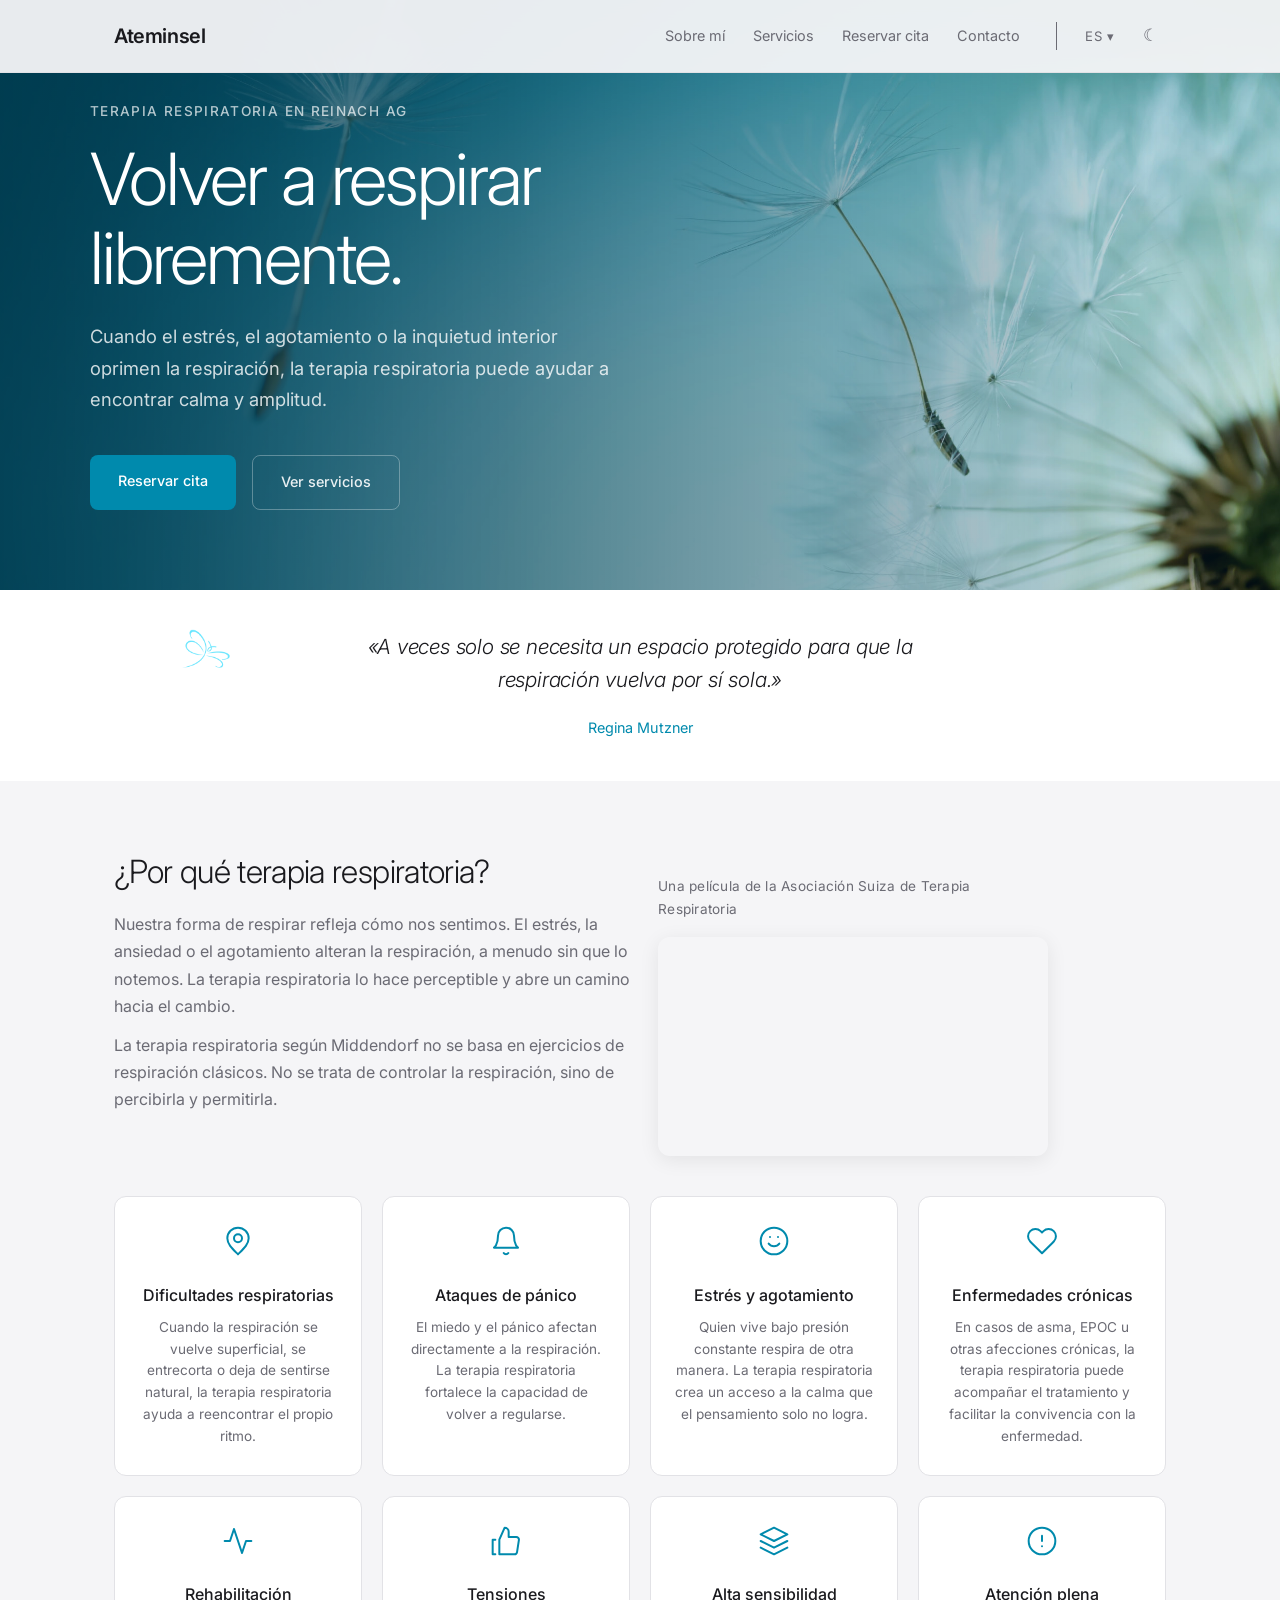
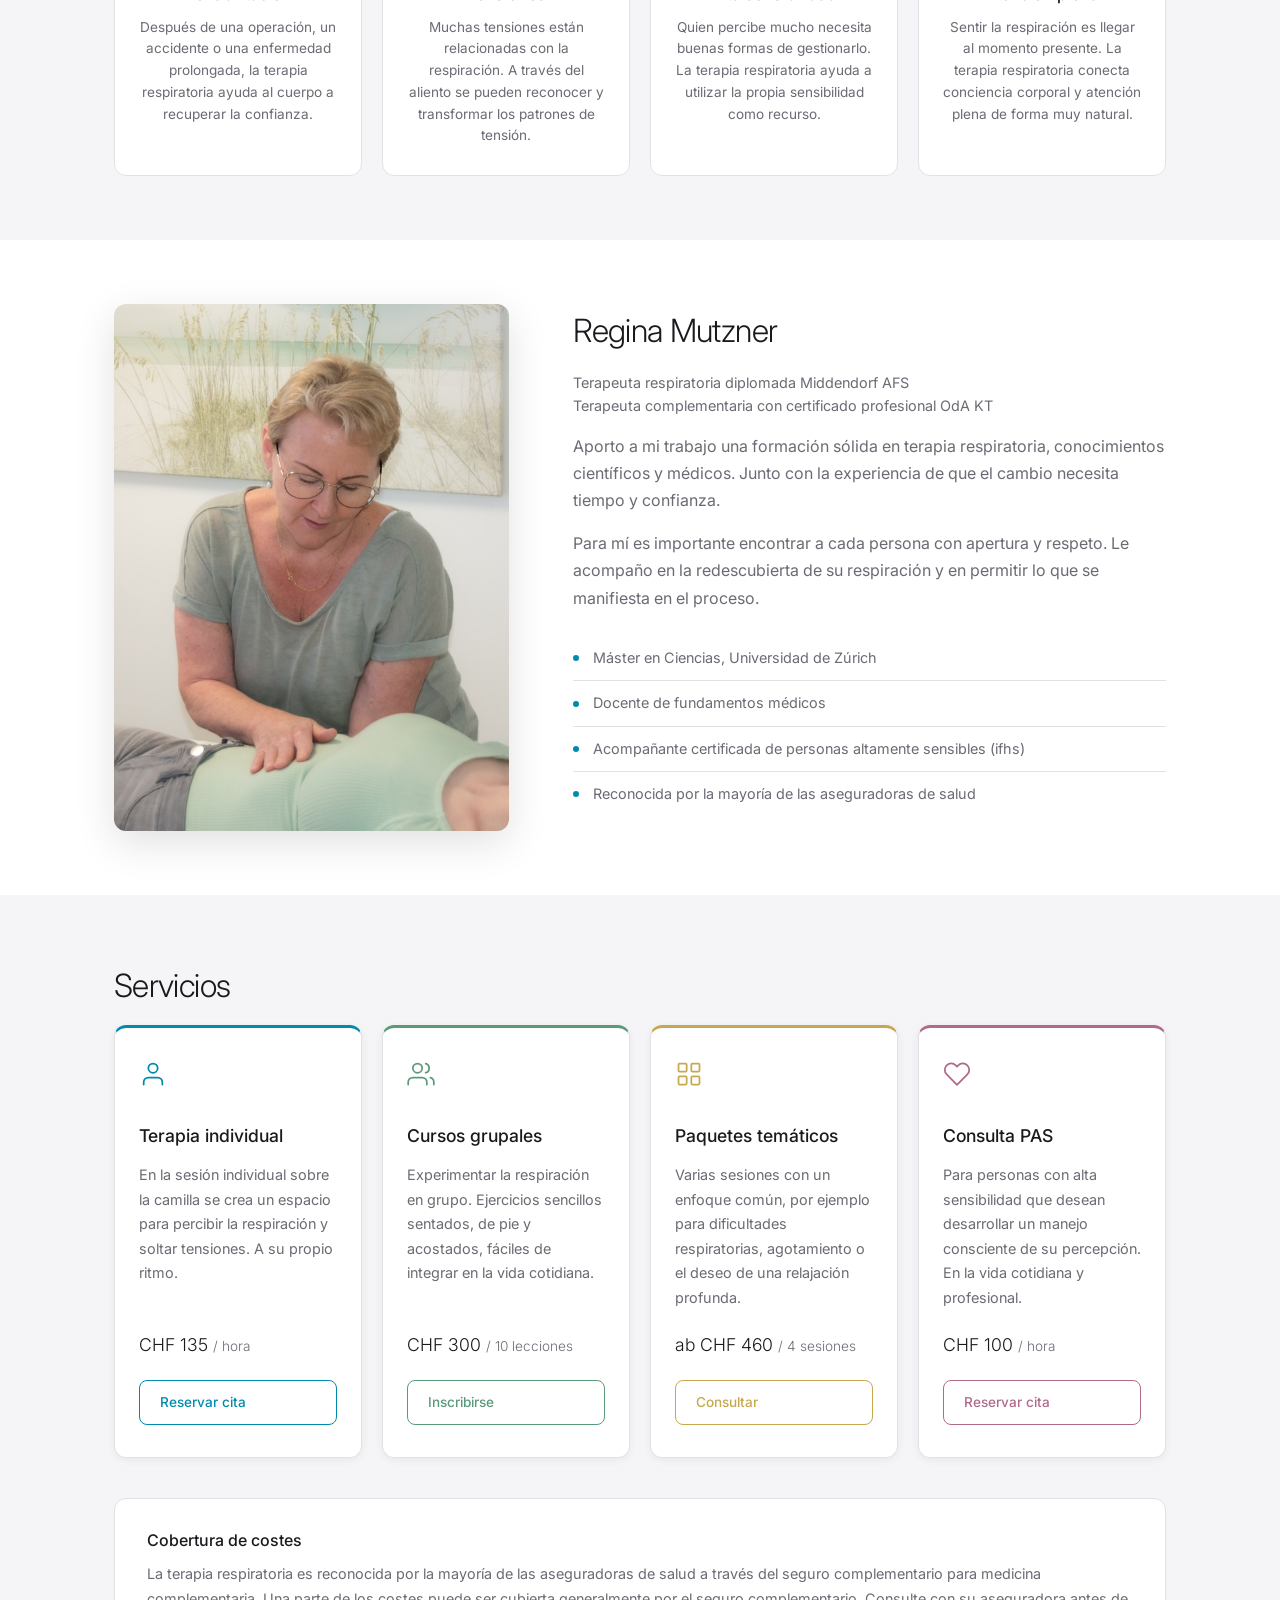
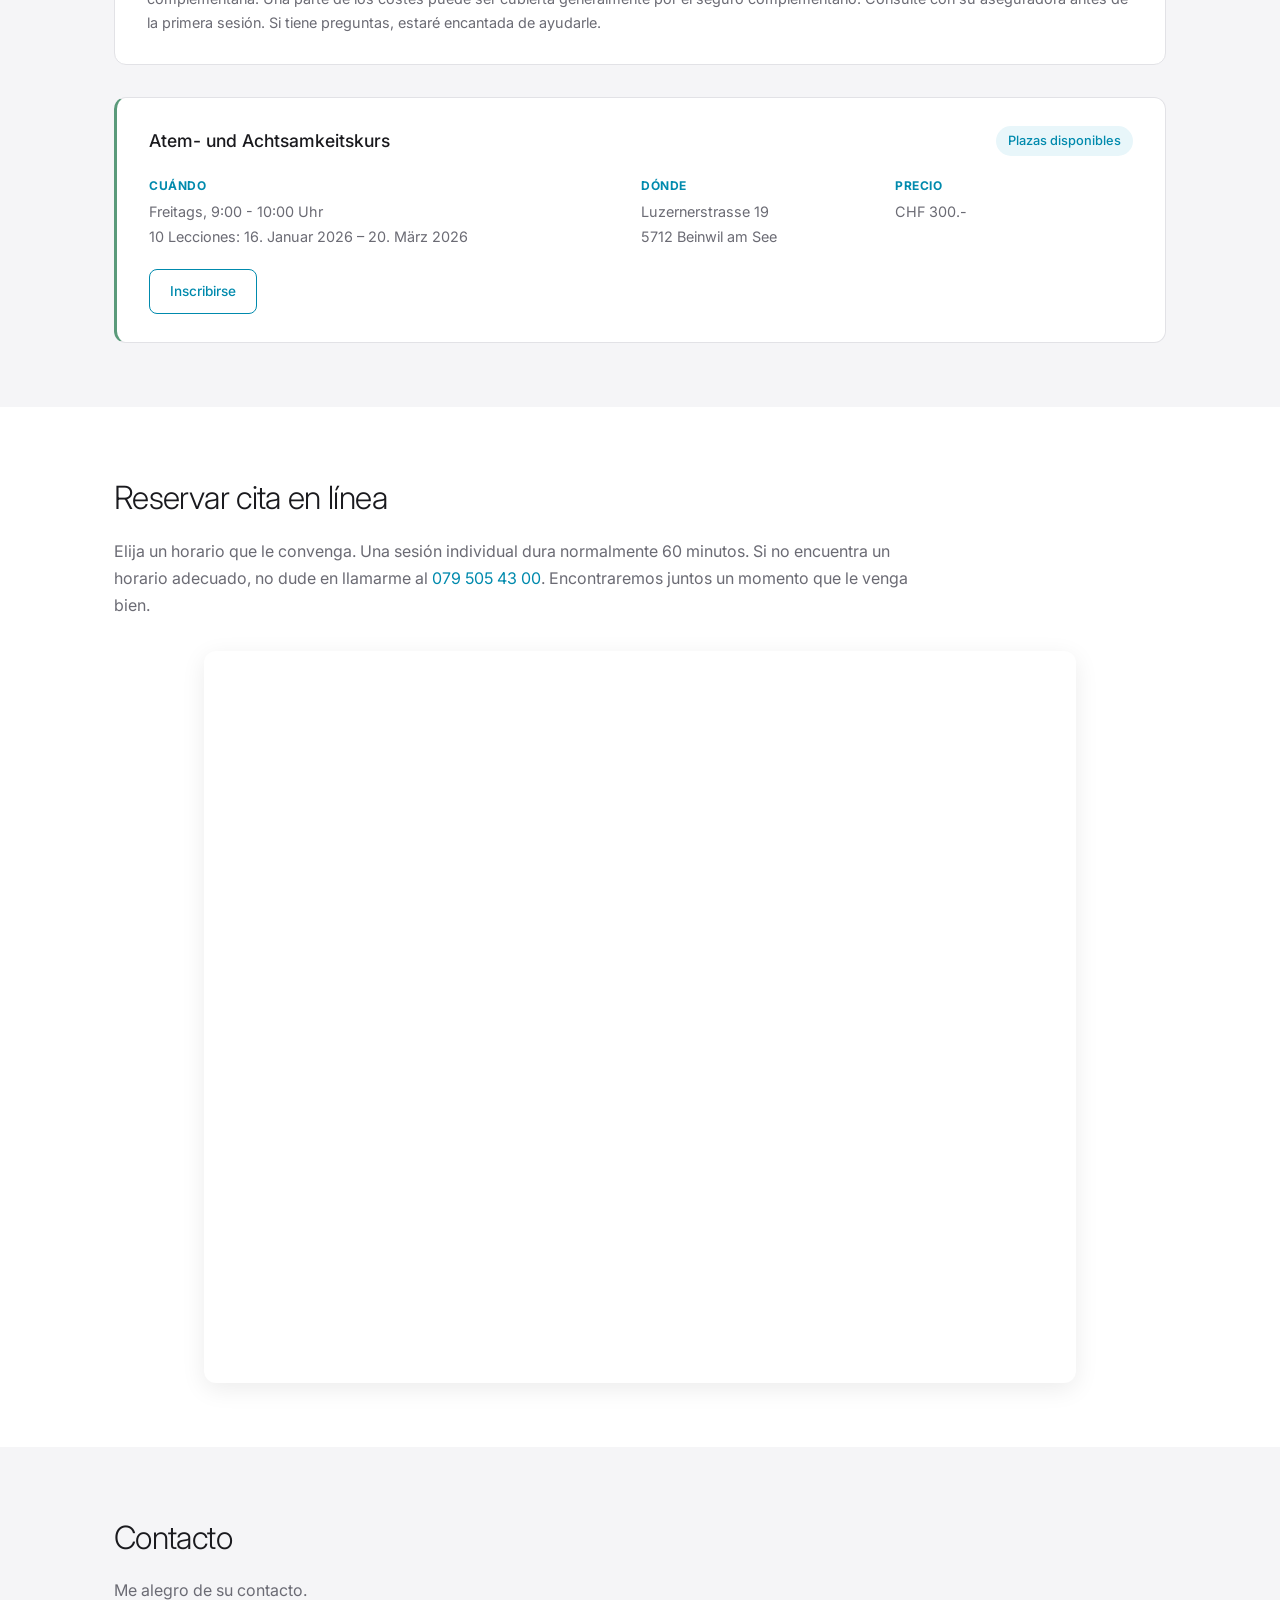
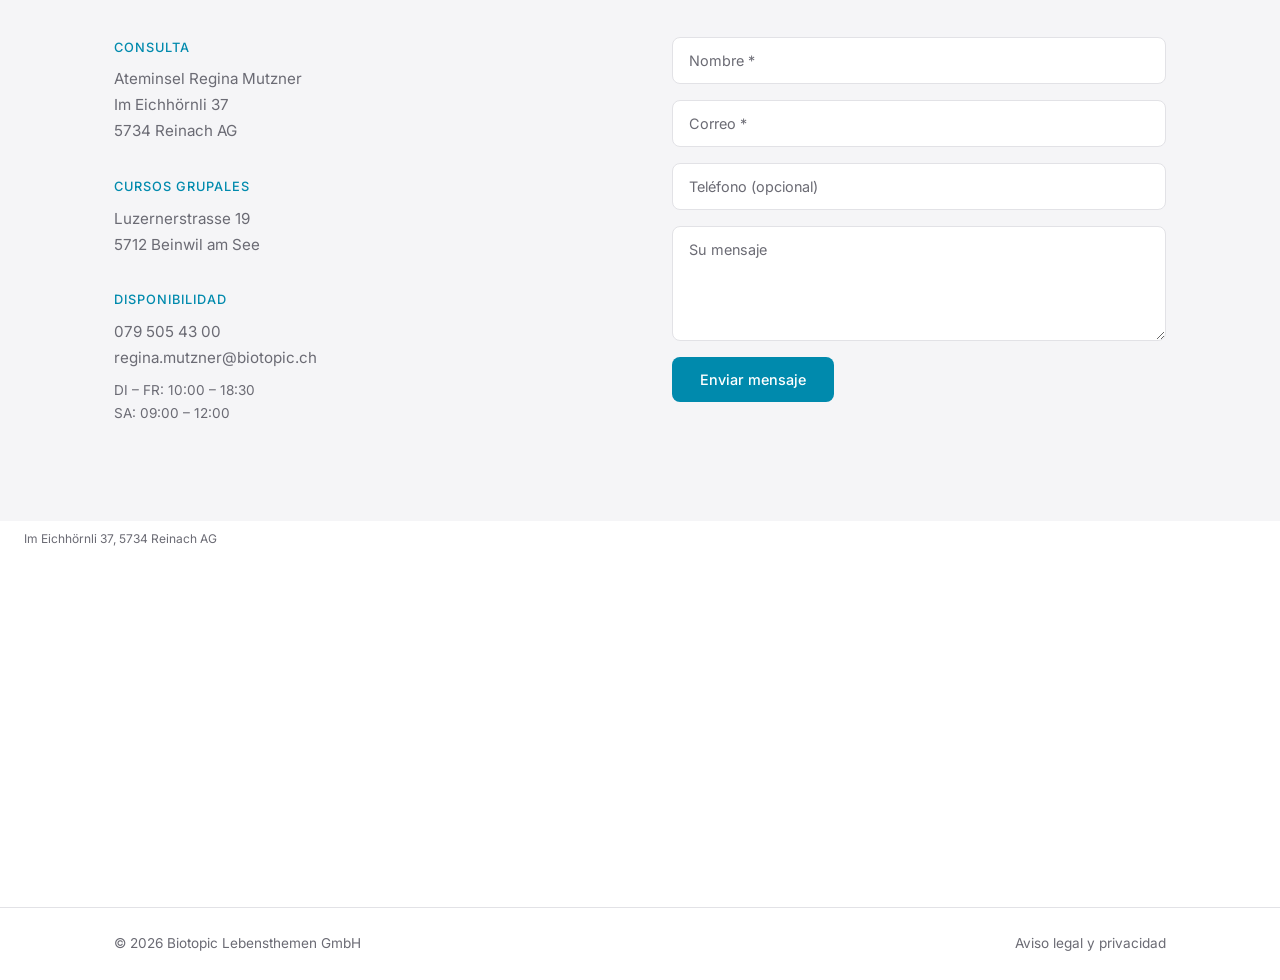
<file: site/es/index.html>
<!DOCTYPE html>
<html lang="es">
<head>
    <meta charset="UTF-8">
    <meta name="viewport" content="width=device-width, initial-scale=1.0">
    <meta name="robots" content="noindex, nofollow">
    <meta name="description" content="Ateminsel Regina Mutzner – Consulta de terapia respiratoria en Reinach AG. Terapia individual, cursos grupales y consulta.">
    <title>Terapia respiratoria Reinach AG | Ateminsel – Regina Mutzner</title>
    <link rel="canonical" href="https://jaroszewski.ch/ateminsel/es/">
    <link rel="alternate" hreflang="de" href="https://jaroszewski.ch/ateminsel/de/">
    <link rel="alternate" hreflang="en" href="https://jaroszewski.ch/ateminsel/en/">
    <link rel="alternate" hreflang="fr" href="https://jaroszewski.ch/ateminsel/fr/">
    <link rel="alternate" hreflang="es" href="https://jaroszewski.ch/ateminsel/es/">
    <link rel="alternate" hreflang="x-default" href="https://jaroszewski.ch/ateminsel/de/">
    <meta property="og:type" content="website">
    <meta property="og:title" content="Terapia respiratoria Reinach AG | Ateminsel – Regina Mutzner">
    <meta property="og:description" content="Consulta de terapia respiratoria en Reinach AG. Terapia individual, cursos grupales y consulta.">
    <meta property="og:url" content="https://jaroszewski.ch/ateminsel/es/">
    <meta property="og:image" content="https://jaroszewski.ch/ateminsel/img/og-image.jpg">
    <meta property="og:image:width" content="1200">
    <meta property="og:image:height" content="630">
    <meta property="og:locale" content="es_ES">
    <link rel="preconnect" href="https://fonts.googleapis.com">
    <link rel="preconnect" href="https://fonts.gstatic.com" crossorigin>
    <link href="https://fonts.googleapis.com/css2?family=Inter:wght@300;400;500;600&display=optional" rel="stylesheet">
    <link rel="stylesheet" href="../style.css?v=13">
    <script>if(localStorage.getItem('heroDir')==='out')document.documentElement.classList.add('hero-start-zoomed');</script>
    <link rel="icon" href="../favicon.ico">
    <link rel="apple-touch-icon" href="../apple-touch-icon.png">
    <script type="application/ld+json">
    {
        "@context": "https://schema.org",
        "@type": "HealthAndBeautyBusiness",
        "name": "Ateminsel Regina Mutzner",
        "description": "Consulta de terapia respiratoria en Reinach AG. Terapia individual, cursos grupales y consulta.",
        "url": "https://jaroszewski.ch/ateminsel/es/",
        "image": "https://jaroszewski.ch/ateminsel/img/og-image.jpg",
        "telephone": "+41795054300",
        "email": "regina.mutzner@biotopic.ch",
        "address": {
            "@type": "PostalAddress",
            "streetAddress": "Im Eichhörnli 37",
            "addressLocality": "Reinach",
            "postalCode": "5734",
            "addressRegion": "AG",
            "addressCountry": "CH"
        },
        "openingHoursSpecification": [
            {
                "@type": "OpeningHoursSpecification",
                "dayOfWeek": ["Tuesday", "Wednesday", "Thursday", "Friday"],
                "opens": "10:00",
                "closes": "18:30"
            },
            {
                "@type": "OpeningHoursSpecification",
                "dayOfWeek": "Saturday",
                "opens": "09:00",
                "closes": "12:00"
            }
        ],
        "founder": {
            "@type": "Person",
            "name": "Regina Mutzner",
            "jobTitle": "Terapeuta respiratoria diplomada"
        },
        "parentOrganization": {
            "@type": "Organization",
            "name": "Biotopic Lebensthemen GmbH"
        }
    }
    </script>
</head>
<body>

    <!-- Navigation -->
    <nav class="nav" id="nav">
        <div class="nav-inner">
            <a href="#" class="nav-logo">Ateminsel</a>
            <button class="nav-toggle" aria-label="Abrir menú">
                <span></span>
                <span></span>
                <span></span>
            </button>
            <ul class="nav-links">
                <li><a href="#ueber-mich">Sobre mí</a></li>
                <li><a href="#angebot">Servicios</a></li>
                <li><a href="#buchen">Reservar cita</a></li>
                <li><a href="#kontakt">Contacto</a></li>
            </ul>
            <div class="lang-dropdown"><button class="lang-btn">ES ▾</button><div class="lang-menu"><div class="lang-menu-inner"><a href="../de/">Deutsch</a><a href="../en/">English</a><a href="../fr/">Français</a><a href="../es/" class="lang-active">Español</a></div></div></div>
            <button class="theme-toggle" aria-label="Farbmodus umschalten">
                <span class="icon-moon">&#9790;</span>
                <span class="icon-sun">&#9788;</span>
            </button>
        </div>
    </nav>

    <!-- Hero -->
    <section class="hero" id="hero">
        <div class="hero-overlay"></div>
        <div class="hero-content">
            <div class="hero-text">
                <p class="hero-label">Terapia respiratoria en Reinach AG</p>
                <h1>Volver a respirar<br>libremente.</h1>
                <p class="hero-sub">Cuando el estrés, el agotamiento o la inquietud interior oprimen la respiración, la terapia respiratoria puede ayudar a encontrar calma y amplitud.</p>
                <div class="hero-actions">
                    <a href="#buchen" class="btn btn-primary">Reservar cita</a>
                    <a href="#angebot" class="btn btn-ghost-light">Ver servicios</a>
                </div>
            </div>
        </div>
    </section>

    <!-- Zitat -->
    <section class="quote-section">
        <div class="container">
            <img src="../img/libellen-logo.png" alt="Ateminsel Logo" class="quote-libelle">
            <blockquote class="quote">
                <p>«A veces solo se necesita un espacio protegido para que la respiración vuelva por sí sola.»</p>
                <cite>Regina Mutzner</cite>
            </blockquote>
        </div>
    </section>

    <!-- Weshalb Atemtherapie -->
    <section class="section section-alt" id="weshalb">
        <div class="container">
            <div class="weshalb-intro">
                <div class="weshalb-intro-text">
                    <h2 class="section-title">¿Por qué terapia respiratoria?</h2>
                    <p class="section-sub">Nuestra forma de respirar refleja cómo nos sentimos. El estrés, la ansiedad o el agotamiento alteran la respiración, a menudo sin que lo notemos. La terapia respiratoria lo hace perceptible y abre un camino hacia el cambio.</p>
                    <p class="section-sub">La terapia respiratoria según Middendorf no se basa en ejercicios de respiración clásicos. No se trata de controlar la respiración, sino de percibirla y permitirla.</p>
                </div>
                <div class="video-container fade-in">
                    <p class="video-label">Una película de la Asociación Suiza de Terapia Respiratoria</p>
                    <div class="video-wrapper">
                        <iframe src="https://www.youtube-nocookie.com/embed/lJjxyA-8mxY" title="AFS Atem ist Leben" frameborder="0" allow="accelerometer; autoplay; clipboard-write; encrypted-media; gyroscope; picture-in-picture; web-share" referrerpolicy="strict-origin-when-cross-origin" allowfullscreen loading="lazy"></iframe>
                    </div>
                </div>
            </div>
            <div class="weshalb-grid">
                <div class="weshalb-card fade-in">
                    <div class="weshalb-icon"><svg width="32" height="32" viewBox="0 0 24 24" fill="none" stroke="currentColor" stroke-width="1.5" stroke-linecap="round" stroke-linejoin="round"><path d="M12 22c4-4 8-7.5 8-12a8 8 0 1 0-16 0c0 4.5 4 8 8 12z"/><circle cx="12" cy="10" r="3"/></svg></div>
                    <h3>Dificultades respiratorias</h3>
                    <p>Cuando la respiración se vuelve superficial, se entrecorta o deja de sentirse natural, la terapia respiratoria ayuda a reencontrar el propio ritmo.</p>
                </div>
                <div class="weshalb-card fade-in">
                    <div class="weshalb-icon"><svg width="32" height="32" viewBox="0 0 24 24" fill="none" stroke="currentColor" stroke-width="1.5" stroke-linecap="round" stroke-linejoin="round"><path d="M18 8A6 6 0 0 0 6 8c0 7-3 9-3 9h18s-3-2-3-9"/><path d="M13.73 21a2 2 0 0 1-3.46 0"/></svg></div>
                    <h3>Ataques de pánico</h3>
                    <p>El miedo y el pánico afectan directamente a la respiración. La terapia respiratoria fortalece la capacidad de volver a regularse.</p>
                </div>
                <div class="weshalb-card fade-in">
                    <div class="weshalb-icon"><svg width="32" height="32" viewBox="0 0 24 24" fill="none" stroke="currentColor" stroke-width="1.5" stroke-linecap="round" stroke-linejoin="round"><circle cx="12" cy="12" r="10"/><path d="M8 14s1.5 2 4 2 4-2 4-2"/><line x1="9" y1="9" x2="9.01" y2="9"/><line x1="15" y1="9" x2="15.01" y2="9"/></svg></div>
                    <h3>Estrés y agotamiento</h3>
                    <p>Quien vive bajo presión constante respira de otra manera. La terapia respiratoria crea un acceso a la calma que el pensamiento solo no logra.</p>
                </div>
                <div class="weshalb-card fade-in">
                    <div class="weshalb-icon"><svg width="32" height="32" viewBox="0 0 24 24" fill="none" stroke="currentColor" stroke-width="1.5" stroke-linecap="round" stroke-linejoin="round"><path d="M20.84 4.61a5.5 5.5 0 0 0-7.78 0L12 5.67l-1.06-1.06a5.5 5.5 0 0 0-7.78 7.78l1.06 1.06L12 21.23l7.78-7.78 1.06-1.06a5.5 5.5 0 0 0 0-7.78z"/></svg></div>
                    <h3>Enfermedades crónicas</h3>
                    <p>En casos de asma, EPOC u otras afecciones crónicas, la terapia respiratoria puede acompañar el tratamiento y facilitar la convivencia con la enfermedad.</p>
                </div>
                <div class="weshalb-card fade-in">
                    <div class="weshalb-icon"><svg width="32" height="32" viewBox="0 0 24 24" fill="none" stroke="currentColor" stroke-width="1.5" stroke-linecap="round" stroke-linejoin="round"><polyline points="22 12 18 12 15 21 9 3 6 12 2 12"/></svg></div>
                    <h3>Rehabilitación</h3>
                    <p>Después de una operación, un accidente o una enfermedad prolongada, la terapia respiratoria ayuda al cuerpo a recuperar la confianza.</p>
                </div>
                <div class="weshalb-card fade-in">
                    <div class="weshalb-icon"><svg width="32" height="32" viewBox="0 0 24 24" fill="none" stroke="currentColor" stroke-width="1.5" stroke-linecap="round" stroke-linejoin="round"><path d="M14 9V5a3 3 0 0 0-3-3l-4 9v11h11.28a2 2 0 0 0 2-1.7l1.38-9a2 2 0 0 0-2-2.3H14z"/><path d="M4 22H2V11h2"/></svg></div>
                    <h3>Tensiones</h3>
                    <p>Muchas tensiones están relacionadas con la respiración. A través del aliento se pueden reconocer y transformar los patrones de tensión.</p>
                </div>
                <div class="weshalb-card fade-in">
                    <div class="weshalb-icon"><svg width="32" height="32" viewBox="0 0 24 24" fill="none" stroke="currentColor" stroke-width="1.5" stroke-linecap="round" stroke-linejoin="round"><path d="M12 2L2 7l10 5 10-5-10-5z"/><path d="M2 17l10 5 10-5"/><path d="M2 12l10 5 10-5"/></svg></div>
                    <h3>Alta sensibilidad</h3>
                    <p>Quien percibe mucho necesita buenas formas de gestionarlo. La terapia respiratoria ayuda a utilizar la propia sensibilidad como recurso.</p>
                </div>
                <div class="weshalb-card fade-in">
                    <div class="weshalb-icon"><svg width="32" height="32" viewBox="0 0 24 24" fill="none" stroke="currentColor" stroke-width="1.5" stroke-linecap="round" stroke-linejoin="round"><circle cx="12" cy="12" r="10"/><line x1="12" y1="8" x2="12" y2="12"/><line x1="12" y1="16" x2="12.01" y2="16"/></svg></div>
                    <h3>Atención plena</h3>
                    <p>Sentir la respiración es llegar al momento presente. La terapia respiratoria conecta conciencia corporal y atención plena de forma muy natural.</p>
                </div>
            </div>
        </div>
    </section>

    <!-- Über mich -->
    <section class="section" id="ueber-mich">
        <div class="container">
            <div class="about">
                <div class="about-image">
                    <img src="../img/regina-foto.jpg" alt="Regina Mutzner, terapeuta respiratoria">
                </div>
                <div class="about-text">
                    <h2 class="section-title">Regina Mutzner</h2>
                    <p class="about-role">Terapeuta respiratoria diplomada Middendorf AFS<br>Terapeuta complementaria con certificado profesional OdA KT</p>
                    <p>Aporto a mi trabajo una formación sólida en terapia respiratoria, conocimientos científicos y médicos. Junto con la experiencia de que el cambio necesita tiempo y confianza.</p>
                    <p>Para mí es importante encontrar a cada persona con apertura y respeto. Le acompaño en la redescubierta de su respiración y en permitir lo que se manifiesta en el proceso.</p>
                    <ul class="about-facts">
                        <li>Máster en Ciencias, Universidad de Zúrich</li>
                        <li>Docente de fundamentos médicos</li>
                        <li>Acompañante certificada de personas altamente sensibles (ifhs)</li>
                        <li>Reconocida por la mayoría de las aseguradoras de salud</li>
                    </ul>
                </div>
            </div>
        </div>
    </section>

    <!-- Angebot -->
    <section class="section section-alt section-angebot" id="angebot">
        <div class="container">
            <h2 class="section-title">Servicios</h2>
            <div class="cards">

                <div class="card card-1">
                    <div class="card-icon"><svg width="28" height="28" viewBox="0 0 24 24" fill="none" stroke="currentColor" stroke-width="1.5" stroke-linecap="round" stroke-linejoin="round"><path d="M20 21v-2a4 4 0 0 0-4-4H8a4 4 0 0 0-4 4v2"/><circle cx="12" cy="7" r="4"/></svg></div>
                    <h3>Terapia individual</h3>
                    <p>En la sesión individual sobre la camilla se crea un espacio para percibir la respiración y soltar tensiones. A su propio ritmo.</p>
                    <div class="card-price">CHF 135 <span>/ hora</span></div>
                    <a href="#buchen" class="btn btn-small">Reservar cita</a>
                </div>

                <div class="card card-2">
                    <div class="card-icon"><svg width="28" height="28" viewBox="0 0 24 24" fill="none" stroke="currentColor" stroke-width="1.5" stroke-linecap="round" stroke-linejoin="round"><path d="M17 21v-2a4 4 0 0 0-4-4H5a4 4 0 0 0-4 4v2"/><circle cx="9" cy="7" r="4"/><path d="M23 21v-2a4 4 0 0 0-3-3.87"/><path d="M16 3.13a4 4 0 0 1 0 7.75"/></svg></div>
                    <h3>Cursos grupales</h3>
                    <p>Experimentar la respiración en grupo. Ejercicios sencillos sentados, de pie y acostados, fáciles de integrar en la vida cotidiana.</p>
                    <div class="card-price">CHF 300 <span>/ 10 lecciones</span></div>
                    <a href="#kontakt" class="btn btn-small">Inscribirse</a>
                </div>

                <div class="card card-3">
                    <div class="card-icon"><svg width="28" height="28" viewBox="0 0 24 24" fill="none" stroke="currentColor" stroke-width="1.5" stroke-linecap="round" stroke-linejoin="round"><rect x="3" y="3" width="7" height="7" rx="1"/><rect x="14" y="3" width="7" height="7" rx="1"/><rect x="3" y="14" width="7" height="7" rx="1"/><rect x="14" y="14" width="7" height="7" rx="1"/></svg></div>
                    <h3>Paquetes temáticos</h3>
                    <p>Varias sesiones con un enfoque común, por ejemplo para dificultades respiratorias, agotamiento o el deseo de una relajación profunda.</p>
                    <div class="card-price">ab CHF 460 <span>/ 4 sesiones</span></div>
                    <a href="#kontakt" class="btn btn-small">Consultar</a>
                </div>

                <div class="card card-4">
                    <div class="card-icon"><svg width="28" height="28" viewBox="0 0 24 24" fill="none" stroke="currentColor" stroke-width="1.5" stroke-linecap="round" stroke-linejoin="round"><path d="M20.84 4.61a5.5 5.5 0 0 0-7.78 0L12 5.67l-1.06-1.06a5.5 5.5 0 0 0-7.78 7.78l1.06 1.06L12 21.23l7.78-7.78 1.06-1.06a5.5 5.5 0 0 0 0-7.78z"/></svg></div>
                    <h3>Consulta PAS</h3>
                    <p>Para personas con alta sensibilidad que desean desarrollar un manejo consciente de su percepción. En la vida cotidiana y profesional.</p>
                    <div class="card-price">CHF 100 <span>/ hora</span></div>
                    <a href="#buchen" class="btn btn-small">Reservar cita</a>
                </div>

            </div>
            <div class="kosten-hinweis">
                <h3>Cobertura de costes</h3>
                <p>La terapia respiratoria es reconocida por la mayoría de las aseguradoras de salud a través del seguro complementario para medicina complementaria. Una parte de los costes puede ser cubierta generalmente por el seguro complementario. Consulte con su aseguradora antes de la primera sesión. Si tiene preguntas, estaré encantada de ayudarle.</p>
            </div>
            <div id="kurse-liste"></div>
        </div>
    </section>

    <!-- Termin buchen -->
    <section class="section section-buchen" id="buchen">
        <div class="container">
            <h2 class="section-title">Reservar cita en línea</h2>
            <p class="section-sub">Elija un horario que le convenga. Una sesión individual dura normalmente 60 minutos. Si no encuentra un horario adecuado, no dude en llamarme al <a href="tel:+41795054300">079 505 43 00</a>. Encontraremos juntos un momento que le venga bien.</p>
            <div class="cal-wrapper">
                <iframe src="https://widget.calenso.com/?partner=ateminsel-buchung&type=appointment&worker_id=&isFrame=true&lang=es_ES" title="Reservar cita" scrolling="yes"></iframe>
            </div>
        </div>
    </section>

    <!-- Kontakt -->
    <section class="section section-alt" id="kontakt">
        <div class="container">
            <h2 class="section-title">Contacto</h2>
            <p class="section-sub">Me alegro de su contacto.</p>
            <div class="contact-grid">

                <div class="contact-info">
                    <div class="contact-block">
                        <h3>Consulta</h3>
                        <p>Ateminsel Regina Mutzner<br>
                        Im Eichhörnli 37<br>
                        5734 Reinach AG</p>
                    </div>
                    <div class="contact-block">
                        <h3>Cursos grupales</h3>
                        <p>Luzernerstrasse 19<br>
                        5712 Beinwil am See</p>
                    </div>
                    <div class="contact-block">
                        <h3>Disponibilidad</h3>
                        <p>
                            <a href="tel:+41795054300">079 505 43 00</a><br>
                            <a href="mailto:regina.mutzner@biotopic.ch">regina.mutzner@biotopic.ch</a>
                        </p>
                        <p class="contact-hours">DI – FR: 10:00 – 18:30<br>SA: 09:00 – 12:00</p>
                    </div>
                </div>

                <form class="contact-form" id="kontakt-form" action="../kontakt.php" method="post">
                    <label for="field-name" class="sr-only">Nombre</label>
                    <input type="text" name="name" id="field-name" placeholder="Nombre *" required>
                    <label for="field-email" class="sr-only">Correo</label>
                    <input type="email" name="email" id="field-email" placeholder="Correo *" required>
                    <label for="field-phone" class="sr-only">Teléfono</label>
                    <input type="tel" name="phone" id="field-phone" placeholder="Teléfono (opcional)">
                    <label for="field-message" class="sr-only">Mensaje</label>
                    <textarea name="message" id="field-message" placeholder="Su mensaje" rows="5" required></textarea>
                    <input type="text" name="website" class="hp-field" tabindex="-1" autocomplete="off">
                    <input type="hidden" name="_ts" value="">
                    <button type="submit" class="btn btn-primary">Enviar mensaje</button>
                    <p class="form-status" id="form-status"></p>
                </form>

            </div>
        </div>
    </section>

    <!-- Map -->
    <p class="map-address">Im Eichhörnli 37, 5734 Reinach AG</p>
    <div class="map-fullwidth">
        <div class="map-overlay"></div>
        <iframe data-src="https://www.openstreetmap.org/export/embed.html?bbox=8.1866%2C47.2500%2C8.2006%2C47.2560&layer=mapnik&marker=47.2530%2C8.1936" title="Standort Ateminsel"></iframe>
    </div>

    <!-- Footer -->
    <footer class="footer">
        <div class="container footer-inner">
            <p>&copy; 2026 Biotopic Lebensthemen GmbH</p>
            <a href="impressum.html">Aviso legal y privacidad</a>
        </div>
    </footer>

    <script src="../main.js?v=10"></script>
</body>
</html>
</file>
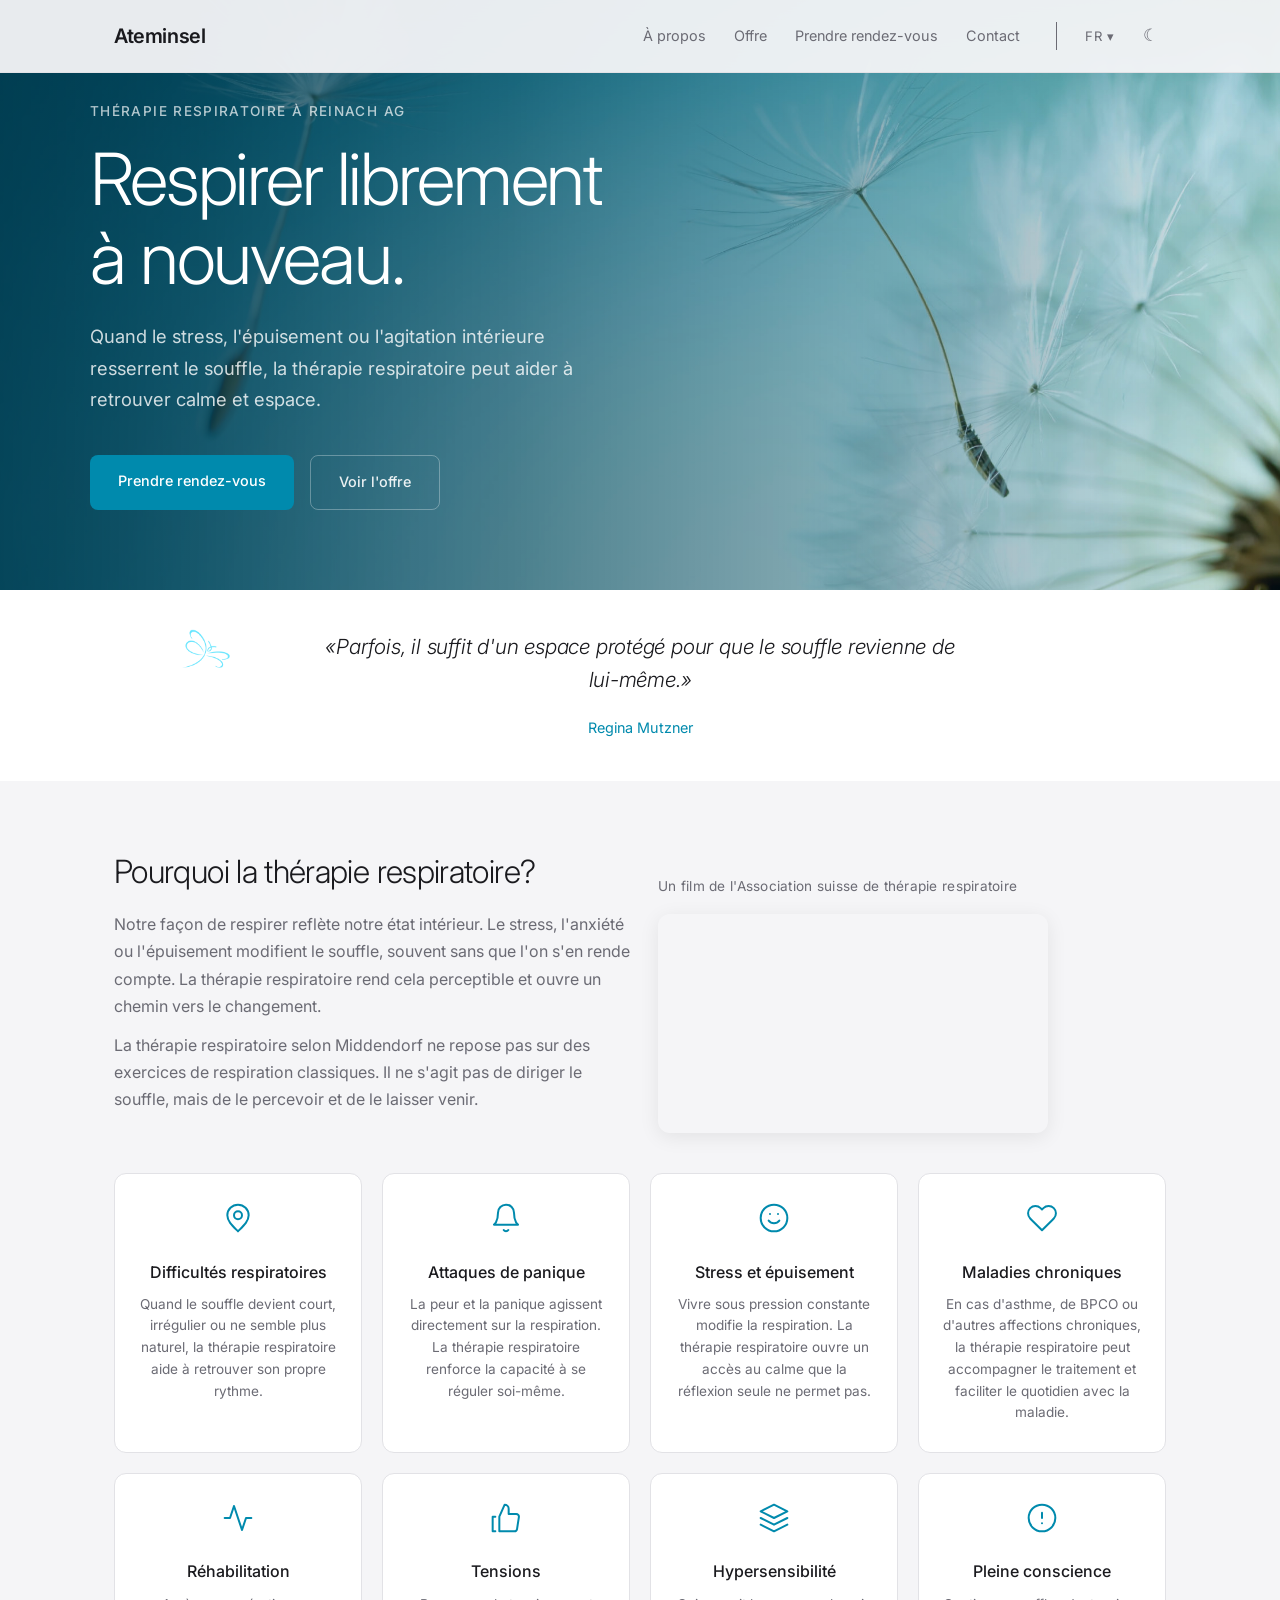
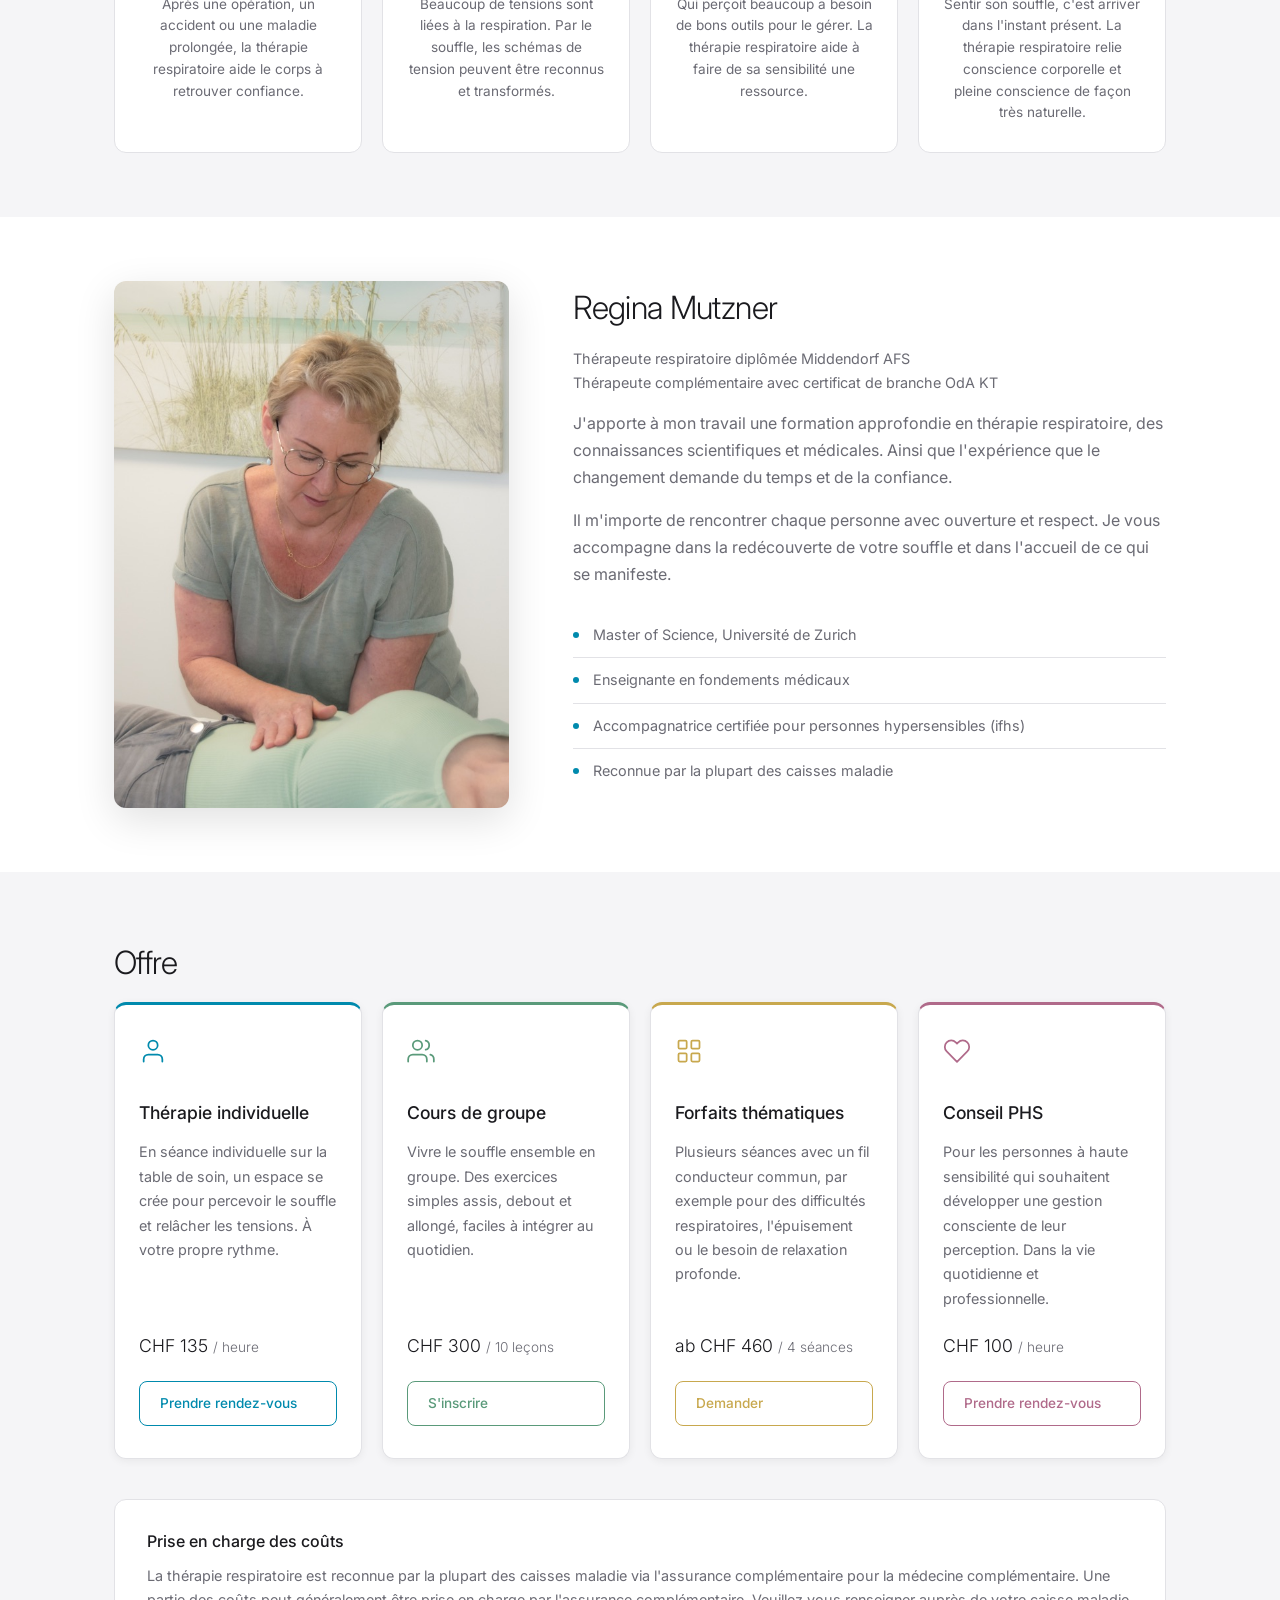
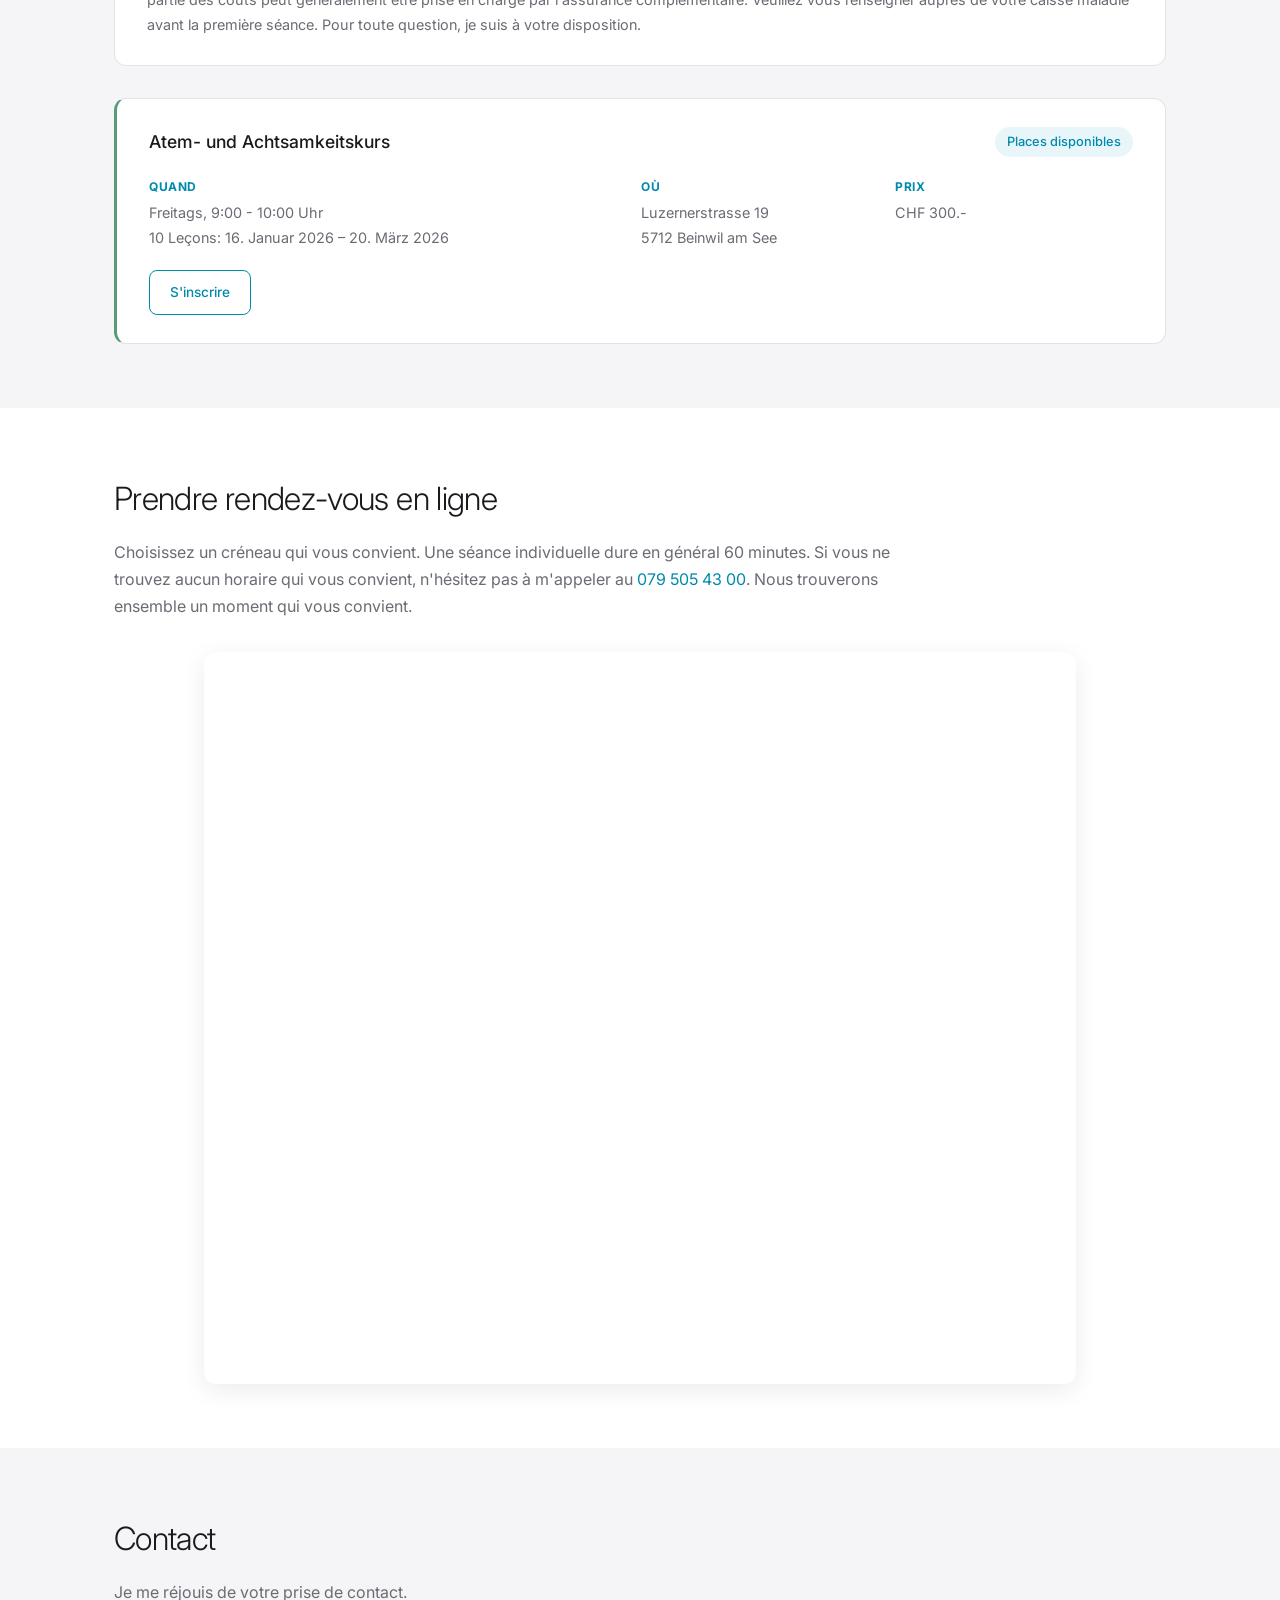
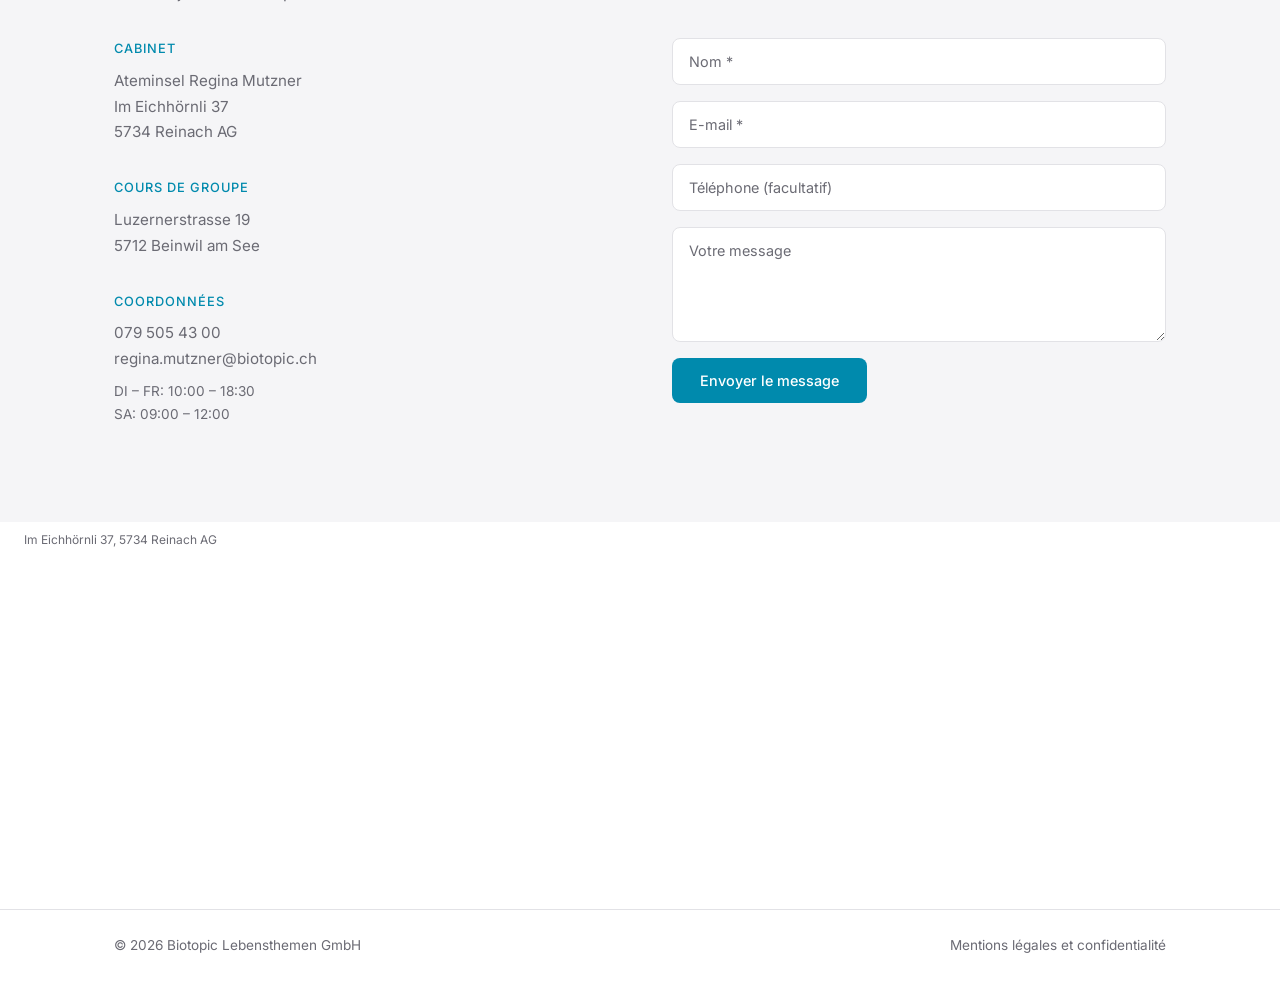
<file: site/fr/index.html>
<!DOCTYPE html>
<html lang="fr">
<head>
    <meta charset="UTF-8">
    <meta name="viewport" content="width=device-width, initial-scale=1.0">
    <meta name="robots" content="noindex, nofollow">
    <meta name="description" content="Ateminsel Regina Mutzner – Cabinet de thérapie respiratoire à Reinach AG. Thérapie individuelle, cours de groupe et conseil.">
    <title>Thérapie respiratoire Reinach AG | Ateminsel – Regina Mutzner</title>
    <link rel="canonical" href="https://jaroszewski.ch/ateminsel/fr/">
    <link rel="alternate" hreflang="de" href="https://jaroszewski.ch/ateminsel/de/">
    <link rel="alternate" hreflang="en" href="https://jaroszewski.ch/ateminsel/en/">
    <link rel="alternate" hreflang="fr" href="https://jaroszewski.ch/ateminsel/fr/">
    <link rel="alternate" hreflang="es" href="https://jaroszewski.ch/ateminsel/es/">
    <link rel="alternate" hreflang="x-default" href="https://jaroszewski.ch/ateminsel/de/">
    <meta property="og:type" content="website">
    <meta property="og:title" content="Thérapie respiratoire Reinach AG | Ateminsel – Regina Mutzner">
    <meta property="og:description" content="Cabinet de thérapie respiratoire à Reinach AG. Thérapie individuelle, cours de groupe et conseil.">
    <meta property="og:url" content="https://jaroszewski.ch/ateminsel/fr/">
    <meta property="og:image" content="https://jaroszewski.ch/ateminsel/img/og-image.jpg">
    <meta property="og:image:width" content="1200">
    <meta property="og:image:height" content="630">
    <meta property="og:locale" content="fr_CH">
    <link rel="preconnect" href="https://fonts.googleapis.com">
    <link rel="preconnect" href="https://fonts.gstatic.com" crossorigin>
    <link href="https://fonts.googleapis.com/css2?family=Inter:wght@300;400;500;600&display=optional" rel="stylesheet">
    <link rel="stylesheet" href="../style.css?v=13">
    <script>if(localStorage.getItem('heroDir')==='out')document.documentElement.classList.add('hero-start-zoomed');</script>
    <link rel="icon" href="../favicon.ico">
    <link rel="apple-touch-icon" href="../apple-touch-icon.png">
    <script type="application/ld+json">
    {
        "@context": "https://schema.org",
        "@type": "HealthAndBeautyBusiness",
        "name": "Ateminsel Regina Mutzner",
        "description": "Cabinet de thérapie respiratoire à Reinach AG. Thérapie individuelle, cours de groupe et conseil.",
        "url": "https://jaroszewski.ch/ateminsel/fr/",
        "image": "https://jaroszewski.ch/ateminsel/img/og-image.jpg",
        "telephone": "+41795054300",
        "email": "regina.mutzner@biotopic.ch",
        "address": {
            "@type": "PostalAddress",
            "streetAddress": "Im Eichhörnli 37",
            "addressLocality": "Reinach",
            "postalCode": "5734",
            "addressRegion": "AG",
            "addressCountry": "CH"
        },
        "openingHoursSpecification": [
            {
                "@type": "OpeningHoursSpecification",
                "dayOfWeek": ["Tuesday", "Wednesday", "Thursday", "Friday"],
                "opens": "10:00",
                "closes": "18:30"
            },
            {
                "@type": "OpeningHoursSpecification",
                "dayOfWeek": "Saturday",
                "opens": "09:00",
                "closes": "12:00"
            }
        ],
        "founder": {
            "@type": "Person",
            "name": "Regina Mutzner",
            "jobTitle": "Thérapeute respiratoire diplômée"
        },
        "parentOrganization": {
            "@type": "Organization",
            "name": "Biotopic Lebensthemen GmbH"
        }
    }
    </script>
</head>
<body>

    <!-- Navigation -->
    <nav class="nav" id="nav">
        <div class="nav-inner">
            <a href="#" class="nav-logo">Ateminsel</a>
            <button class="nav-toggle" aria-label="Ouvrir le menu">
                <span></span>
                <span></span>
                <span></span>
            </button>
            <ul class="nav-links">
                <li><a href="#ueber-mich">À propos</a></li>
                <li><a href="#angebot">Offre</a></li>
                <li><a href="#buchen">Prendre rendez-vous</a></li>
                <li><a href="#kontakt">Contact</a></li>
            </ul>
            <div class="lang-dropdown"><button class="lang-btn">FR ▾</button><div class="lang-menu"><div class="lang-menu-inner"><a href="../de/">Deutsch</a><a href="../en/">English</a><a href="../fr/" class="lang-active">Français</a><a href="../es/">Español</a></div></div></div>
            <button class="theme-toggle" aria-label="Farbmodus umschalten">
                <span class="icon-moon">&#9790;</span>
                <span class="icon-sun">&#9788;</span>
            </button>
        </div>
    </nav>

    <!-- Hero -->
    <section class="hero" id="hero">
        <div class="hero-overlay"></div>
        <div class="hero-content">
            <div class="hero-text">
                <p class="hero-label">Thérapie respiratoire à Reinach AG</p>
                <h1>Respirer librement<br>à nouveau.</h1>
                <p class="hero-sub">Quand le stress, l'épuisement ou l'agitation intérieure resserrent le souffle, la thérapie respiratoire peut aider à retrouver calme et espace.</p>
                <div class="hero-actions">
                    <a href="#buchen" class="btn btn-primary">Prendre rendez-vous</a>
                    <a href="#angebot" class="btn btn-ghost-light">Voir l'offre</a>
                </div>
            </div>
        </div>
    </section>

    <!-- Citation -->
    <section class="quote-section">
        <div class="container">
            <img src="../img/libellen-logo.png" alt="Ateminsel Logo" class="quote-libelle">
            <blockquote class="quote">
                <p>«Parfois, il suffit d'un espace protégé pour que le souffle revienne de lui-même.»</p>
                <cite>Regina Mutzner</cite>
            </blockquote>
        </div>
    </section>

    <!-- Pourquoi la thérapie respiratoire -->
    <section class="section section-alt" id="weshalb">
        <div class="container">
            <div class="weshalb-intro">
                <div class="weshalb-intro-text">
                    <h2 class="section-title">Pourquoi la thérapie respiratoire?</h2>
                    <p class="section-sub">Notre façon de respirer reflète notre état intérieur. Le stress, l'anxiété ou l'épuisement modifient le souffle, souvent sans que l'on s'en rende compte. La thérapie respiratoire rend cela perceptible et ouvre un chemin vers le changement.</p>
                    <p class="section-sub">La thérapie respiratoire selon Middendorf ne repose pas sur des exercices de respiration classiques. Il ne s'agit pas de diriger le souffle, mais de le percevoir et de le laisser venir.</p>
                </div>
                <div class="video-container fade-in">
                    <p class="video-label">Un film de l'Association suisse de thérapie respiratoire</p>
                    <div class="video-wrapper">
                        <iframe src="https://www.youtube-nocookie.com/embed/lJjxyA-8mxY" title="AFS Atem ist Leben" frameborder="0" allow="accelerometer; autoplay; clipboard-write; encrypted-media; gyroscope; picture-in-picture; web-share" referrerpolicy="strict-origin-when-cross-origin" allowfullscreen loading="lazy"></iframe>
                    </div>
                </div>
            </div>
            <div class="weshalb-grid">
                <div class="weshalb-card fade-in">
                    <div class="weshalb-icon"><svg width="32" height="32" viewBox="0 0 24 24" fill="none" stroke="currentColor" stroke-width="1.5" stroke-linecap="round" stroke-linejoin="round"><path d="M12 22c4-4 8-7.5 8-12a8 8 0 1 0-16 0c0 4.5 4 8 8 12z"/><circle cx="12" cy="10" r="3"/></svg></div>
                    <h3>Difficultés respiratoires</h3>
                    <p>Quand le souffle devient court, irrégulier ou ne semble plus naturel, la thérapie respiratoire aide à retrouver son propre rythme.</p>
                </div>
                <div class="weshalb-card fade-in">
                    <div class="weshalb-icon"><svg width="32" height="32" viewBox="0 0 24 24" fill="none" stroke="currentColor" stroke-width="1.5" stroke-linecap="round" stroke-linejoin="round"><path d="M18 8A6 6 0 0 0 6 8c0 7-3 9-3 9h18s-3-2-3-9"/><path d="M13.73 21a2 2 0 0 1-3.46 0"/></svg></div>
                    <h3>Attaques de panique</h3>
                    <p>La peur et la panique agissent directement sur la respiration. La thérapie respiratoire renforce la capacité à se réguler soi-même.</p>
                </div>
                <div class="weshalb-card fade-in">
                    <div class="weshalb-icon"><svg width="32" height="32" viewBox="0 0 24 24" fill="none" stroke="currentColor" stroke-width="1.5" stroke-linecap="round" stroke-linejoin="round"><circle cx="12" cy="12" r="10"/><path d="M8 14s1.5 2 4 2 4-2 4-2"/><line x1="9" y1="9" x2="9.01" y2="9"/><line x1="15" y1="9" x2="15.01" y2="9"/></svg></div>
                    <h3>Stress et épuisement</h3>
                    <p>Vivre sous pression constante modifie la respiration. La thérapie respiratoire ouvre un accès au calme que la réflexion seule ne permet pas.</p>
                </div>
                <div class="weshalb-card fade-in">
                    <div class="weshalb-icon"><svg width="32" height="32" viewBox="0 0 24 24" fill="none" stroke="currentColor" stroke-width="1.5" stroke-linecap="round" stroke-linejoin="round"><path d="M20.84 4.61a5.5 5.5 0 0 0-7.78 0L12 5.67l-1.06-1.06a5.5 5.5 0 0 0-7.78 7.78l1.06 1.06L12 21.23l7.78-7.78 1.06-1.06a5.5 5.5 0 0 0 0-7.78z"/></svg></div>
                    <h3>Maladies chroniques</h3>
                    <p>En cas d'asthme, de BPCO ou d'autres affections chroniques, la thérapie respiratoire peut accompagner le traitement et faciliter le quotidien avec la maladie.</p>
                </div>
                <div class="weshalb-card fade-in">
                    <div class="weshalb-icon"><svg width="32" height="32" viewBox="0 0 24 24" fill="none" stroke="currentColor" stroke-width="1.5" stroke-linecap="round" stroke-linejoin="round"><polyline points="22 12 18 12 15 21 9 3 6 12 2 12"/></svg></div>
                    <h3>Réhabilitation</h3>
                    <p>Après une opération, un accident ou une maladie prolongée, la thérapie respiratoire aide le corps à retrouver confiance.</p>
                </div>
                <div class="weshalb-card fade-in">
                    <div class="weshalb-icon"><svg width="32" height="32" viewBox="0 0 24 24" fill="none" stroke="currentColor" stroke-width="1.5" stroke-linecap="round" stroke-linejoin="round"><path d="M14 9V5a3 3 0 0 0-3-3l-4 9v11h11.28a2 2 0 0 0 2-1.7l1.38-9a2 2 0 0 0-2-2.3H14z"/><path d="M4 22H2V11h2"/></svg></div>
                    <h3>Tensions</h3>
                    <p>Beaucoup de tensions sont liées à la respiration. Par le souffle, les schémas de tension peuvent être reconnus et transformés.</p>
                </div>
                <div class="weshalb-card fade-in">
                    <div class="weshalb-icon"><svg width="32" height="32" viewBox="0 0 24 24" fill="none" stroke="currentColor" stroke-width="1.5" stroke-linecap="round" stroke-linejoin="round"><path d="M12 2L2 7l10 5 10-5-10-5z"/><path d="M2 17l10 5 10-5"/><path d="M2 12l10 5 10-5"/></svg></div>
                    <h3>Hypersensibilité</h3>
                    <p>Qui perçoit beaucoup a besoin de bons outils pour le gérer. La thérapie respiratoire aide à faire de sa sensibilité une ressource.</p>
                </div>
                <div class="weshalb-card fade-in">
                    <div class="weshalb-icon"><svg width="32" height="32" viewBox="0 0 24 24" fill="none" stroke="currentColor" stroke-width="1.5" stroke-linecap="round" stroke-linejoin="round"><circle cx="12" cy="12" r="10"/><line x1="12" y1="8" x2="12" y2="12"/><line x1="12" y1="16" x2="12.01" y2="16"/></svg></div>
                    <h3>Pleine conscience</h3>
                    <p>Sentir son souffle, c'est arriver dans l'instant présent. La thérapie respiratoire relie conscience corporelle et pleine conscience de façon très naturelle.</p>
                </div>
            </div>
        </div>
    </section>

    <!-- À propos -->
    <section class="section" id="ueber-mich">
        <div class="container">
            <div class="about">
                <div class="about-image">
                    <img src="../img/regina-foto.jpg" alt="Regina Mutzner, thérapeute respiratoire">
                </div>
                <div class="about-text">
                    <h2 class="section-title">Regina Mutzner</h2>
                    <p class="about-role">Thérapeute respiratoire diplômée Middendorf AFS<br>Thérapeute complémentaire avec certificat de branche OdA KT</p>
                    <p>J'apporte à mon travail une formation approfondie en thérapie respiratoire, des connaissances scientifiques et médicales. Ainsi que l'expérience que le changement demande du temps et de la confiance.</p>
                    <p>Il m'importe de rencontrer chaque personne avec ouverture et respect. Je vous accompagne dans la redécouverte de votre souffle et dans l'accueil de ce qui se manifeste.</p>
                    <ul class="about-facts">
                        <li>Master of Science, Université de Zurich</li>
                        <li>Enseignante en fondements médicaux</li>
                        <li>Accompagnatrice certifiée pour personnes hypersensibles (ifhs)</li>
                        <li>Reconnue par la plupart des caisses maladie</li>
                    </ul>
                </div>
            </div>
        </div>
    </section>

    <!-- Offre -->
    <section class="section section-alt section-angebot" id="angebot">
        <div class="container">
            <h2 class="section-title">Offre</h2>
            <div class="cards">

                <div class="card card-1">
                    <div class="card-icon"><svg width="28" height="28" viewBox="0 0 24 24" fill="none" stroke="currentColor" stroke-width="1.5" stroke-linecap="round" stroke-linejoin="round"><path d="M20 21v-2a4 4 0 0 0-4-4H8a4 4 0 0 0-4 4v2"/><circle cx="12" cy="7" r="4"/></svg></div>
                    <h3>Thérapie individuelle</h3>
                    <p>En séance individuelle sur la table de soin, un espace se crée pour percevoir le souffle et relâcher les tensions. À votre propre rythme.</p>
                    <div class="card-price">CHF 135 <span>/ heure</span></div>
                    <a href="#buchen" class="btn btn-small">Prendre rendez-vous</a>
                </div>

                <div class="card card-2">
                    <div class="card-icon"><svg width="28" height="28" viewBox="0 0 24 24" fill="none" stroke="currentColor" stroke-width="1.5" stroke-linecap="round" stroke-linejoin="round"><path d="M17 21v-2a4 4 0 0 0-4-4H5a4 4 0 0 0-4 4v2"/><circle cx="9" cy="7" r="4"/><path d="M23 21v-2a4 4 0 0 0-3-3.87"/><path d="M16 3.13a4 4 0 0 1 0 7.75"/></svg></div>
                    <h3>Cours de groupe</h3>
                    <p>Vivre le souffle ensemble en groupe. Des exercices simples assis, debout et allongé, faciles à intégrer au quotidien.</p>
                    <div class="card-price">CHF 300 <span>/ 10 leçons</span></div>
                    <a href="#kontakt" class="btn btn-small">S'inscrire</a>
                </div>

                <div class="card card-3">
                    <div class="card-icon"><svg width="28" height="28" viewBox="0 0 24 24" fill="none" stroke="currentColor" stroke-width="1.5" stroke-linecap="round" stroke-linejoin="round"><rect x="3" y="3" width="7" height="7" rx="1"/><rect x="14" y="3" width="7" height="7" rx="1"/><rect x="3" y="14" width="7" height="7" rx="1"/><rect x="14" y="14" width="7" height="7" rx="1"/></svg></div>
                    <h3>Forfaits thématiques</h3>
                    <p>Plusieurs séances avec un fil conducteur commun, par exemple pour des difficultés respiratoires, l'épuisement ou le besoin de relaxation profonde.</p>
                    <div class="card-price">ab CHF 460 <span>/ 4 séances</span></div>
                    <a href="#kontakt" class="btn btn-small">Demander</a>
                </div>

                <div class="card card-4">
                    <div class="card-icon"><svg width="28" height="28" viewBox="0 0 24 24" fill="none" stroke="currentColor" stroke-width="1.5" stroke-linecap="round" stroke-linejoin="round"><path d="M20.84 4.61a5.5 5.5 0 0 0-7.78 0L12 5.67l-1.06-1.06a5.5 5.5 0 0 0-7.78 7.78l1.06 1.06L12 21.23l7.78-7.78 1.06-1.06a5.5 5.5 0 0 0 0-7.78z"/></svg></div>
                    <h3>Conseil PHS</h3>
                    <p>Pour les personnes à haute sensibilité qui souhaitent développer une gestion consciente de leur perception. Dans la vie quotidienne et professionnelle.</p>
                    <div class="card-price">CHF 100 <span>/ heure</span></div>
                    <a href="#buchen" class="btn btn-small">Prendre rendez-vous</a>
                </div>

            </div>
            <div class="kosten-hinweis">
                <h3>Prise en charge des coûts</h3>
                <p>La thérapie respiratoire est reconnue par la plupart des caisses maladie via l'assurance complémentaire pour la médecine complémentaire. Une partie des coûts peut généralement être prise en charge par l'assurance complémentaire. Veuillez vous renseigner auprès de votre caisse maladie avant la première séance. Pour toute question, je suis à votre disposition.</p>
            </div>
            <div id="kurse-liste"></div>
        </div>
    </section>

    <!-- Prendre rendez-vous -->
    <section class="section section-buchen" id="buchen">
        <div class="container">
            <h2 class="section-title">Prendre rendez-vous en ligne</h2>
            <p class="section-sub">Choisissez un créneau qui vous convient. Une séance individuelle dure en général 60 minutes. Si vous ne trouvez aucun horaire qui vous convient, n'hésitez pas à m'appeler au <a href="tel:+41795054300">079 505 43 00</a>. Nous trouverons ensemble un moment qui vous convient.</p>
            <div class="cal-wrapper">
                <iframe src="https://widget.calenso.com/?partner=ateminsel-buchung&type=appointment&worker_id=&isFrame=true&lang=fr_CH" title="Prendre rendez-vous" scrolling="yes"></iframe>
            </div>
        </div>
    </section>

    <!-- Contact -->
    <section class="section section-alt" id="kontakt">
        <div class="container">
            <h2 class="section-title">Contact</h2>
            <p class="section-sub">Je me réjouis de votre prise de contact.</p>
            <div class="contact-grid">

                <div class="contact-info">
                    <div class="contact-block">
                        <h3>Cabinet</h3>
                        <p>Ateminsel Regina Mutzner<br>
                        Im Eichhörnli 37<br>
                        5734 Reinach AG</p>
                    </div>
                    <div class="contact-block">
                        <h3>Cours de groupe</h3>
                        <p>Luzernerstrasse 19<br>
                        5712 Beinwil am See</p>
                    </div>
                    <div class="contact-block">
                        <h3>Coordonnées</h3>
                        <p>
                            <a href="tel:+41795054300">079 505 43 00</a><br>
                            <a href="mailto:regina.mutzner@biotopic.ch">regina.mutzner@biotopic.ch</a>
                        </p>
                        <p class="contact-hours">DI – FR: 10:00 – 18:30<br>SA: 09:00 – 12:00</p>
                    </div>
                </div>

                <form class="contact-form" id="kontakt-form" action="../kontakt.php" method="post">
                    <label for="field-name" class="sr-only">Nom</label>
                    <input type="text" name="name" id="field-name" placeholder="Nom *" required>
                    <label for="field-email" class="sr-only">E-mail</label>
                    <input type="email" name="email" id="field-email" placeholder="E-mail *" required>
                    <label for="field-phone" class="sr-only">Téléphone</label>
                    <input type="tel" name="phone" id="field-phone" placeholder="Téléphone (facultatif)">
                    <label for="field-message" class="sr-only">Message</label>
                    <textarea name="message" id="field-message" placeholder="Votre message" rows="5" required></textarea>
                    <input type="text" name="website" class="hp-field" tabindex="-1" autocomplete="off">
                    <input type="hidden" name="_ts" value="">
                    <button type="submit" class="btn btn-primary">Envoyer le message</button>
                    <p class="form-status" id="form-status"></p>
                </form>

            </div>
        </div>
    </section>

    <!-- Map -->
    <p class="map-address">Im Eichhörnli 37, 5734 Reinach AG</p>
    <div class="map-fullwidth">
        <div class="map-overlay"></div>
        <iframe data-src="https://www.openstreetmap.org/export/embed.html?bbox=8.1866%2C47.2500%2C8.2006%2C47.2560&layer=mapnik&marker=47.2530%2C8.1936" title="Standort Ateminsel"></iframe>
    </div>

    <!-- Footer -->
    <footer class="footer">
        <div class="container footer-inner">
            <p>&copy; 2026 Biotopic Lebensthemen GmbH</p>
            <a href="impressum.html">Mentions légales et confidentialité</a>
        </div>
    </footer>

    <script src="../main.js?v=10"></script>
</body>
</html>
</file>
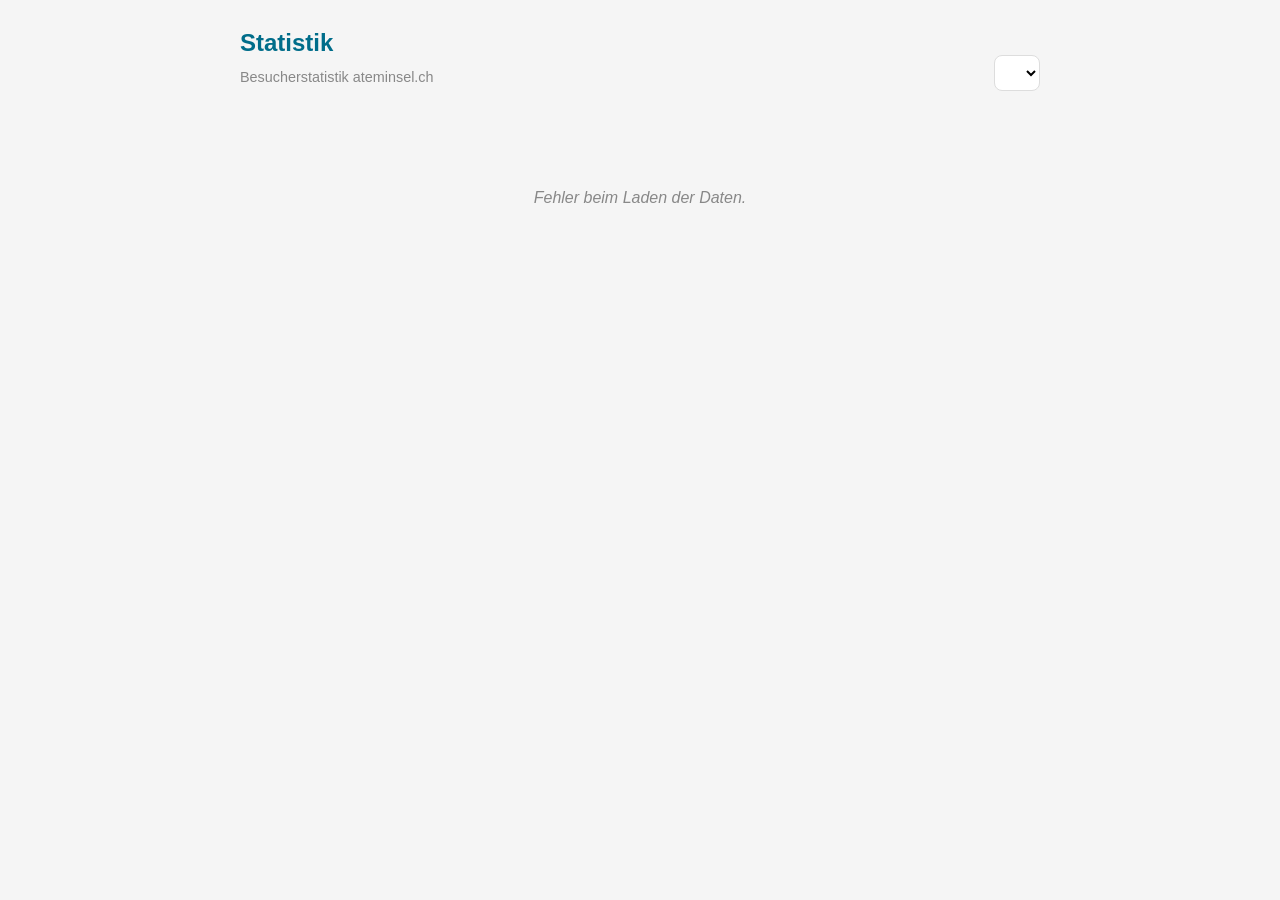
<file: site/statistik-d9f4b50c25a9c644/index.html>
<!DOCTYPE html>
<html lang="de">
<head>
    <meta charset="UTF-8">
    <meta name="viewport" content="width=device-width, initial-scale=1.0">
    <meta name="robots" content="noindex, nofollow">
    <title>Ateminsel – Statistik</title>
    <style>
        * { box-sizing: border-box; margin: 0; padding: 0; }
        body { font-family: -apple-system, BlinkMacSystemFont, 'Segoe UI', sans-serif; background: #f5f5f5; color: #333; line-height: 1.6; padding: 24px; }
        .container { max-width: 800px; margin: 0 auto; }
        h1 { font-size: 1.5rem; font-weight: 600; margin-bottom: 4px; color: #006d8a; }
        h2 { font-size: 1.1rem; font-weight: 600; margin: 32px 0 12px; color: #333; }
        .subtitle { color: #888; font-size: 0.9rem; margin-bottom: 32px; }
        .card { background: #fff; border-radius: 12px; padding: 24px; margin-bottom: 16px; box-shadow: 0 2px 8px rgba(0,0,0,0.06); }
        .big-number { font-size: 2.5rem; font-weight: 700; color: #006d8a; }
        .big-label { font-size: 0.85rem; color: #888; }
        .stats-grid { display: grid; grid-template-columns: repeat(auto-fit, minmax(150px, 1fr)); gap: 16px; margin-bottom: 24px; }
        .stat-box { background: #fff; border-radius: 12px; padding: 20px; text-align: center; box-shadow: 0 2px 8px rgba(0,0,0,0.06); }
        .stat-number { font-size: 1.8rem; font-weight: 700; color: #006d8a; }
        .stat-label { font-size: 0.8rem; color: #888; margin-top: 4px; }
        table { width: 100%; border-collapse: collapse; }
        th { text-align: left; font-size: 0.75rem; text-transform: uppercase; letter-spacing: 0.05em; color: #888; padding: 8px 12px; border-bottom: 2px solid #eee; }
        td { padding: 10px 12px; border-bottom: 1px solid #f0f0f0; font-size: 0.9rem; }
        .bar-cell { width: 40%; }
        .bar { height: 20px; background: #006d8a; border-radius: 4px; min-width: 2px; transition: width 0.3s; }
        .bar-lang { background: #00b8e6; }
        .pct { color: #888; font-size: 0.8rem; margin-left: 8px; }
        .monat-select { padding: 8px 12px; border: 1px solid #ddd; border-radius: 8px; font-size: 0.9rem; font-family: inherit; background: #fff; }
        .toolbar { display: flex; justify-content: space-between; align-items: center; margin-bottom: 24px; }
        .empty { text-align: center; color: #888; padding: 40px; font-style: italic; }
        .section-names { font-weight: 500; }
        @media (max-width: 600px) { body { padding: 16px; } }
    </style>
</head>
<body>

<div class="container">
    <div class="toolbar">
        <div>
            <h1>Statistik</h1>
            <p class="subtitle">Besucherstatistik ateminsel.ch</p>
        </div>
        <select class="monat-select" id="monat-select" onchange="zeigMonat(this.value)"></select>
    </div>

    <div id="inhalt"><p class="empty">Daten werden geladen...</p></div>
</div>

<script>
const API = '../track.php';
const SECTION_NAMES = {
    'hero': 'Startseite (Hero)',
    'weshalb': 'Weshalb Atemtherapie',
    'ueber-mich': 'Ueber mich',
    'angebot': 'Angebot & Kurse',
    'buchen': 'Termin buchen',
    'kontakt': 'Kontakt'
};
const SECTION_ORDER = ['hero', 'weshalb', 'ueber-mich', 'angebot', 'buchen', 'kontakt'];
const LANG_NAMES = { de: 'Deutsch', en: 'English', fr: 'Français', es: 'Español' };

let alleStats = {};

fetch(API)
    .then(r => r.json())
    .then(data => {
        alleStats = data.stats || {};
        const monate = Object.keys(alleStats).sort().reverse();
        const select = document.getElementById('monat-select');

        if (monate.length === 0) {
            document.getElementById('inhalt').innerHTML = '<p class="empty">Noch keine Daten vorhanden. Statistiken werden ab dem ersten Besuch erfasst.</p>';
            return;
        }

        select.innerHTML = monate.map(m => {
            const [j, mo] = m.split('-');
            const namen = ['', 'Januar','Februar','März','April','Mai','Juni','Juli','August','September','Oktober','November','Dezember'];
            return '<option value="' + m + '">' + namen[parseInt(mo)] + ' ' + j + '</option>';
        }).join('');

        zeigMonat(monate[0]);
    })
    .catch(() => {
        document.getElementById('inhalt').innerHTML = '<p class="empty">Fehler beim Laden der Daten.</p>';
    });

function zeigMonat(monat) {
    const s = alleStats[monat];
    if (!s) return;

    const besuche = s.besuche || 0;
    const sprachen = s.sprachen || {};
    const sektionen = s.sektionen || {};
    const maxSek = Math.max(...SECTION_ORDER.map(id => sektionen[id] || 0), 1);
    const maxLang = Math.max(...Object.values(sprachen), 1);

    let html = '';

    // Gesamtzahl
    html += '<div class="stats-grid">';
    html += '<div class="stat-box"><div class="stat-number">' + besuche + '</div><div class="stat-label">Besuche gesamt</div></div>';
    Object.keys(LANG_NAMES).forEach(l => {
        if (sprachen[l]) {
            html += '<div class="stat-box"><div class="stat-number">' + sprachen[l] + '</div><div class="stat-label">' + LANG_NAMES[l] + '</div></div>';
        }
    });
    html += '</div>';

    // Scroll-Tiefe / Sektionen
    html += '<div class="card">';
    html += '<h2>Sektionen (wie weit wurde gescrollt)</h2>';
    html += '<table><tr><th>Bereich</th><th>Aufrufe</th><th class="bar-cell"></th></tr>';
    SECTION_ORDER.forEach(id => {
        const n = sektionen[id] || 0;
        const pct = besuche > 0 ? Math.round(n / besuche * 100) : 0;
        const w = Math.round(n / maxSek * 100);
        html += '<tr>';
        html += '<td class="section-names">' + (SECTION_NAMES[id] || id) + '</td>';
        html += '<td>' + n + '<span class="pct">(' + pct + '%)</span></td>';
        html += '<td class="bar-cell"><div class="bar" style="width:' + w + '%"></div></td>';
        html += '</tr>';
    });
    html += '</table></div>';

    // Sprachen-Details
    html += '<div class="card">';
    html += '<h2>Sprachen</h2>';
    html += '<table><tr><th>Sprache</th><th>Besuche</th><th class="bar-cell"></th></tr>';
    Object.entries(sprachen).sort((a, b) => b[1] - a[1]).forEach(([l, n]) => {
        const pct = besuche > 0 ? Math.round(n / besuche * 100) : 0;
        const w = Math.round(n / maxLang * 100);
        html += '<tr>';
        html += '<td class="section-names">' + (LANG_NAMES[l] || l) + '</td>';
        html += '<td>' + n + '<span class="pct">(' + pct + '%)</span></td>';
        html += '<td class="bar-cell"><div class="bar bar-lang" style="width:' + w + '%"></div></td>';
        html += '</tr>';
    });
    html += '</table></div>';

    document.getElementById('inhalt').innerHTML = html;
}
</script>

</body>
</html>
</file>
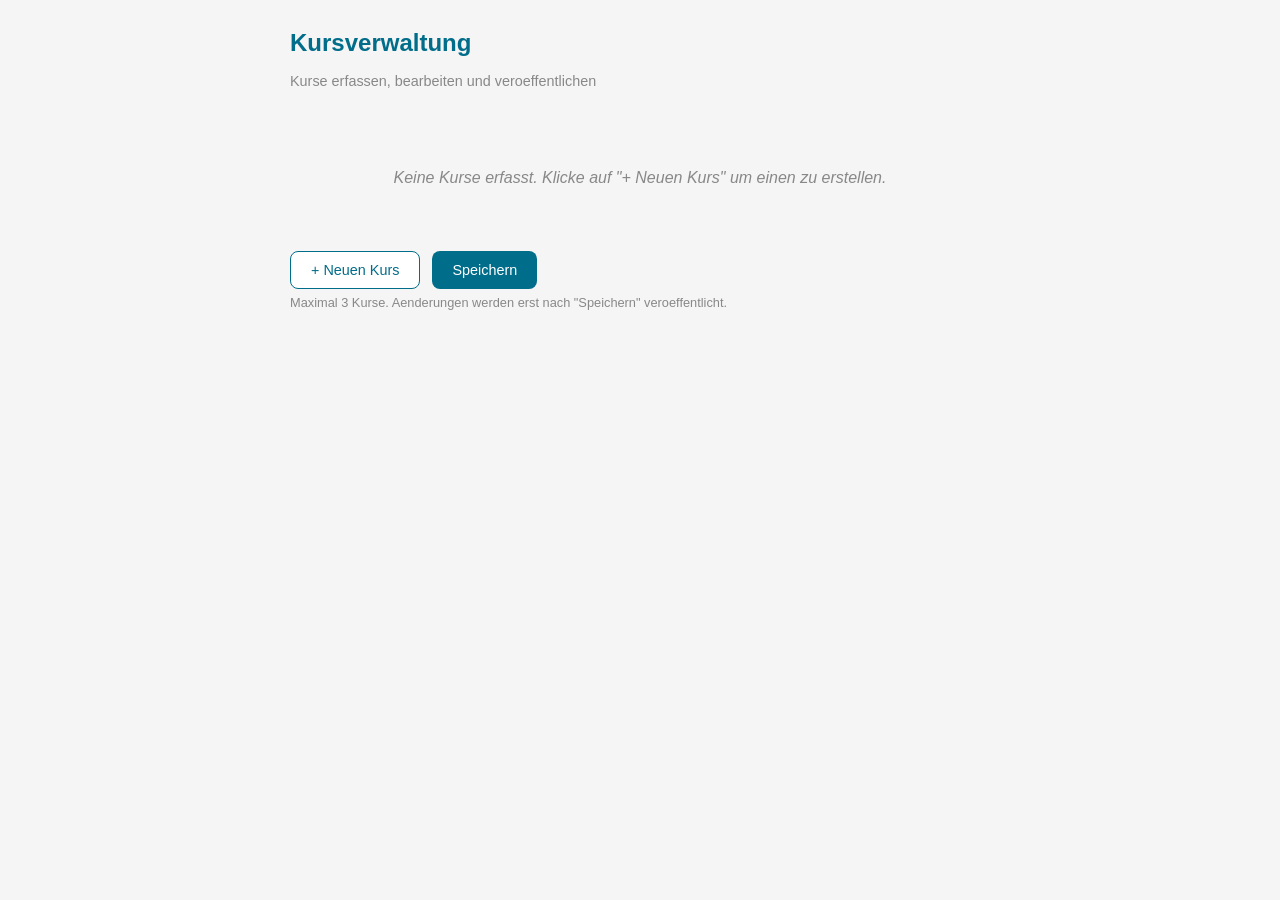
<file: site/verwaltung-a9afda265c225645/index.html>
<!DOCTYPE html>
<html lang="de">
<head>
    <meta charset="UTF-8">
    <meta name="viewport" content="width=device-width, initial-scale=1.0">
    <meta name="robots" content="noindex, nofollow">
    <title>Ateminsel – Kursverwaltung</title>
    <style>
        * { box-sizing: border-box; margin: 0; padding: 0; }
        body { font-family: -apple-system, BlinkMacSystemFont, 'Segoe UI', sans-serif; background: #f5f5f5; color: #333; line-height: 1.6; padding: 24px; }
        .container { max-width: 700px; margin: 0 auto; }
        h1 { font-size: 1.5rem; font-weight: 600; margin-bottom: 8px; color: #006d8a; }
        .subtitle { color: #888; font-size: 0.9rem; margin-bottom: 32px; }
        .btn { display: inline-block; padding: 10px 20px; border: none; border-radius: 8px; font-size: 0.9rem; font-weight: 500; cursor: pointer; transition: all 0.2s; }
        .btn-primary { background: #006d8a; color: #fff; }
        .btn-primary:hover { background: #005a72; }
        .btn-danger { background: #fff; color: #c62828; border: 1px solid #c62828; }
        .btn-danger:hover { background: #c62828; color: #fff; }
        .btn-secondary { background: #fff; color: #006d8a; border: 1px solid #006d8a; }
        .btn-secondary:hover { background: #006d8a; color: #fff; }
        .btn:disabled { opacity: 0.5; cursor: not-allowed; }
        .btn-small { padding: 6px 14px; font-size: 0.82rem; }
        .kurs { background: #fff; border-radius: 12px; padding: 24px; margin-bottom: 16px; box-shadow: 0 2px 8px rgba(0,0,0,0.06); border-left: 3px solid #006d8a; }
        .kurs-nr { font-size: 0.75rem; color: #888; text-transform: uppercase; letter-spacing: 0.05em; margin-bottom: 12px; }
        .kurs-row { display: grid; grid-template-columns: 1fr 1fr; gap: 12px; margin-bottom: 12px; }
        .kurs-row-full { margin-bottom: 12px; }
        label { display: block; font-size: 0.8rem; font-weight: 500; color: #555; margin-bottom: 4px; }
        input[type="text"], input[type="number"] { width: 100%; padding: 10px 12px; border: 1px solid #ddd; border-radius: 8px; font-size: 0.9rem; font-family: inherit; }
        input:focus { outline: none; border-color: #006d8a; }
        .checkbox-row { display: flex; align-items: center; gap: 8px; margin-top: 8px; }
        .checkbox-row input[type="checkbox"] { width: 18px; height: 18px; accent-color: #006d8a; }
        .checkbox-row label { margin-bottom: 0; font-size: 0.9rem; }
        .kurs-actions { display: flex; justify-content: flex-end; margin-top: 16px; }
        .status { padding: 12px 16px; border-radius: 8px; margin-bottom: 20px; font-size: 0.9rem; display: none; }
        .status-ok { background: #e8f5e9; color: #2e7d32; }
        .status-error { background: #fce4ec; color: #c62828; }
        .empty { text-align: center; color: #888; padding: 40px; font-style: italic; }
        .hinweis { font-size: 0.8rem; color: #888; margin-top: 4px; }
        @media (max-width: 600px) {
            .kurs-row { grid-template-columns: 1fr; }
            body { padding: 16px; }
        }
    </style>
</head>
<body>

<div class="container">
    <h1>Kursverwaltung</h1>
    <p class="subtitle">Kurse erfassen, bearbeiten und veroeffentlichen</p>

    <div class="status" id="status"></div>
    <div id="kurse-liste"></div>
    <div style="margin-top: 20px; display: flex; gap: 12px;">
        <button class="btn btn-secondary" id="btn-neu" onclick="kursHinzufuegen()">+ Neuen Kurs</button>
        <button class="btn btn-primary" onclick="speichern()">Speichern</button>
    </div>
    <p class="hinweis">Maximal 3 Kurse. Aenderungen werden erst nach "Speichern" veroeffentlicht.</p>
</div>

<script>
const API = 'api.php';
let kurse = [];

// Direkt laden
fetch(API)
    .then(r => r.json())
    .then(data => {
        kurse = data.kurse || [];
        rendern();
    })
    .catch(() => rendern());

function rendern() {
    const liste = document.getElementById('kurse-liste');
    const btnNeu = document.getElementById('btn-neu');

    if (kurse.length === 0) {
        liste.innerHTML = '<p class="empty">Keine Kurse erfasst. Klicke auf "+ Neuen Kurs" um einen zu erstellen.</p>';
    } else {
        liste.innerHTML = kurse.map((k, i) => `
            <div class="kurs">
                <div class="kurs-nr">Kurs ${i + 1} von maximal 3</div>
                <div class="kurs-row-full">
                    <label>Kurstitel</label>
                    <input type="text" value="${esc(k.titel)}" onchange="kurse[${i}].titel=this.value" placeholder="z.B. Atem- und Achtsamkeitskurs">
                </div>
                <div class="kurs-row">
                    <div>
                        <label>Wochentag</label>
                        <input type="text" value="${esc(k.tag)}" onchange="kurse[${i}].tag=this.value" placeholder="z.B. Freitags">
                    </div>
                    <div>
                        <label>Uhrzeit</label>
                        <input type="text" value="${esc(k.uhrzeit)}" onchange="kurse[${i}].uhrzeit=this.value" placeholder="z.B. 9:00 - 10:00 Uhr">
                    </div>
                </div>
                <div class="kurs-row">
                    <div>
                        <label>Startdatum</label>
                        <input type="text" value="${esc(k.start)}" onchange="kurse[${i}].start=this.value" placeholder="z.B. 16. Januar 2026">
                    </div>
                    <div>
                        <label>Enddatum</label>
                        <input type="text" value="${esc(k.ende)}" onchange="kurse[${i}].ende=this.value" placeholder="z.B. 20. Maerz 2026">
                    </div>
                </div>
                <div class="kurs-row">
                    <div>
                        <label>Anzahl Lektionen</label>
                        <input type="number" value="${k.lektionen}" min="1" max="52" onchange="kurse[${i}].lektionen=parseInt(this.value)">
                    </div>
                    <div>
                        <label>Kosten</label>
                        <input type="text" value="${esc(k.kosten)}" onchange="kurse[${i}].kosten=this.value" placeholder="z.B. CHF 300.-">
                    </div>
                </div>
                <div class="kurs-row-full">
                    <label>Ort (mit &lt;br&gt; fuer Zeilenumbruch)</label>
                    <input type="text" value="${esc(k.ort)}" onchange="kurse[${i}].ort=this.value" placeholder="z.B. Luzernerstrasse 19&lt;br&gt;5712 Beinwil am See">
                </div>
                <div class="checkbox-row">
                    <input type="checkbox" id="frei-${i}" ${k.plaetze_frei ? 'checked' : ''} onchange="kurse[${i}].plaetze_frei=this.checked">
                    <label for="frei-${i}">Plaetze frei</label>
                </div>
                <div class="kurs-actions">
                    <button class="btn btn-danger btn-small" onclick="kursLoeschen(${i})">Loeschen</button>
                </div>
            </div>
        `).join('');
    }

    btnNeu.disabled = kurse.length >= 3;
}

function esc(str) {
    return (str || '').replace(/"/g, '&quot;').replace(/</g, '&lt;').replace(/>/g, '&gt;');
}

function kursHinzufuegen() {
    if (kurse.length >= 3) return;
    kurse.push({
        titel: '',
        tag: '',
        uhrzeit: '',
        start: '',
        ende: '',
        lektionen: 10,
        ort: '',
        kosten: '',
        plaetze_frei: true
    });
    rendern();
}

function kursLoeschen(index) {
    if (confirm('Kurs wirklich loeschen?')) {
        kurse.splice(index, 1);
        rendern();
    }
}

function speichern() {
    const body = new FormData();
    body.append('action', 'speichern');
    body.append('kurse', JSON.stringify(kurse));

    fetch(API, { method: 'POST', body })
        .then(r => r.json())
        .then(data => {
            const el = document.getElementById('status');
            if (data.ok) {
                kurse = data.kurse;
                rendern();
                el.textContent = 'Gespeichert! Aenderungen sind jetzt auf der Webseite sichtbar.';
                el.className = 'status status-ok';
            } else {
                el.textContent = data.fehler || 'Fehler beim Speichern';
                el.className = 'status status-error';
            }
            el.style.display = 'block';
            setTimeout(() => el.style.display = 'none', 5000);
        })
        .catch(() => {
            const el = document.getElementById('status');
            el.textContent = 'Verbindungsfehler. Bitte erneut versuchen.';
            el.className = 'status status-error';
            el.style.display = 'block';
        });
}
</script>

</body>
</html>
</file>
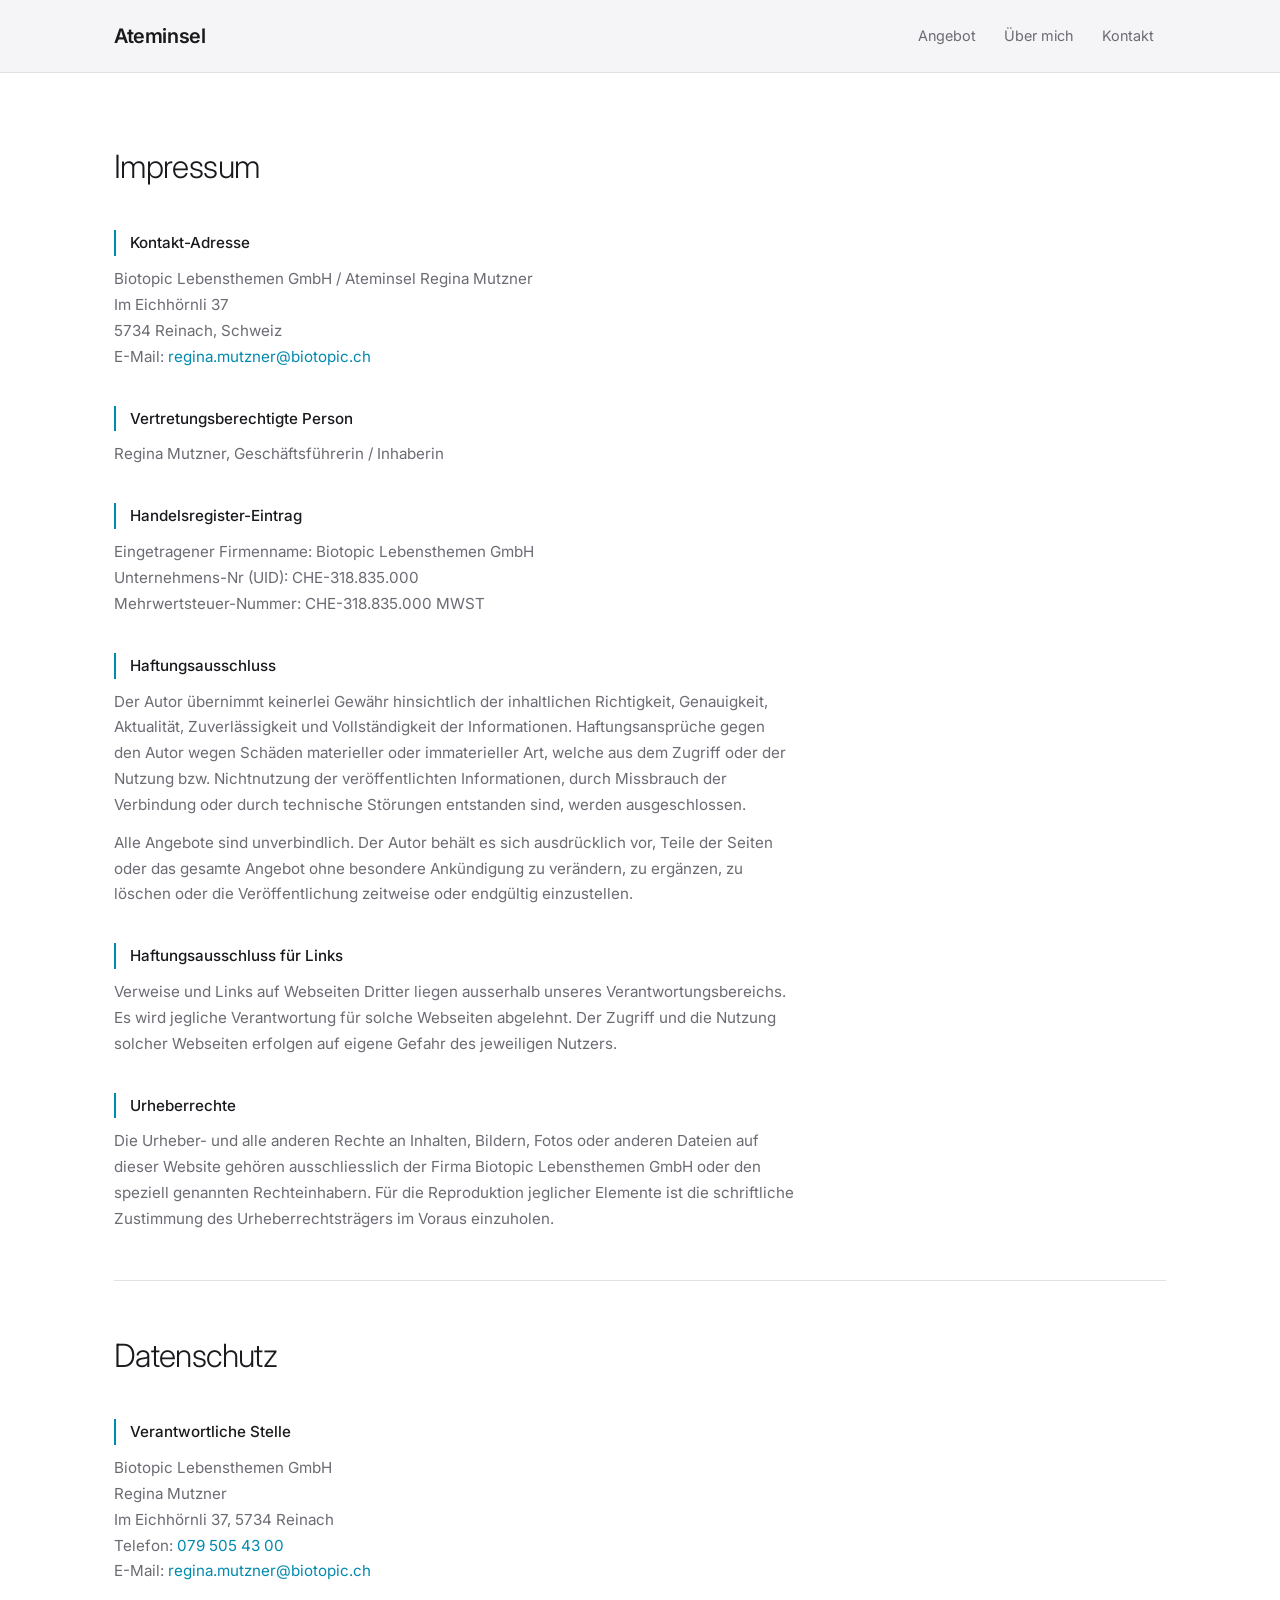
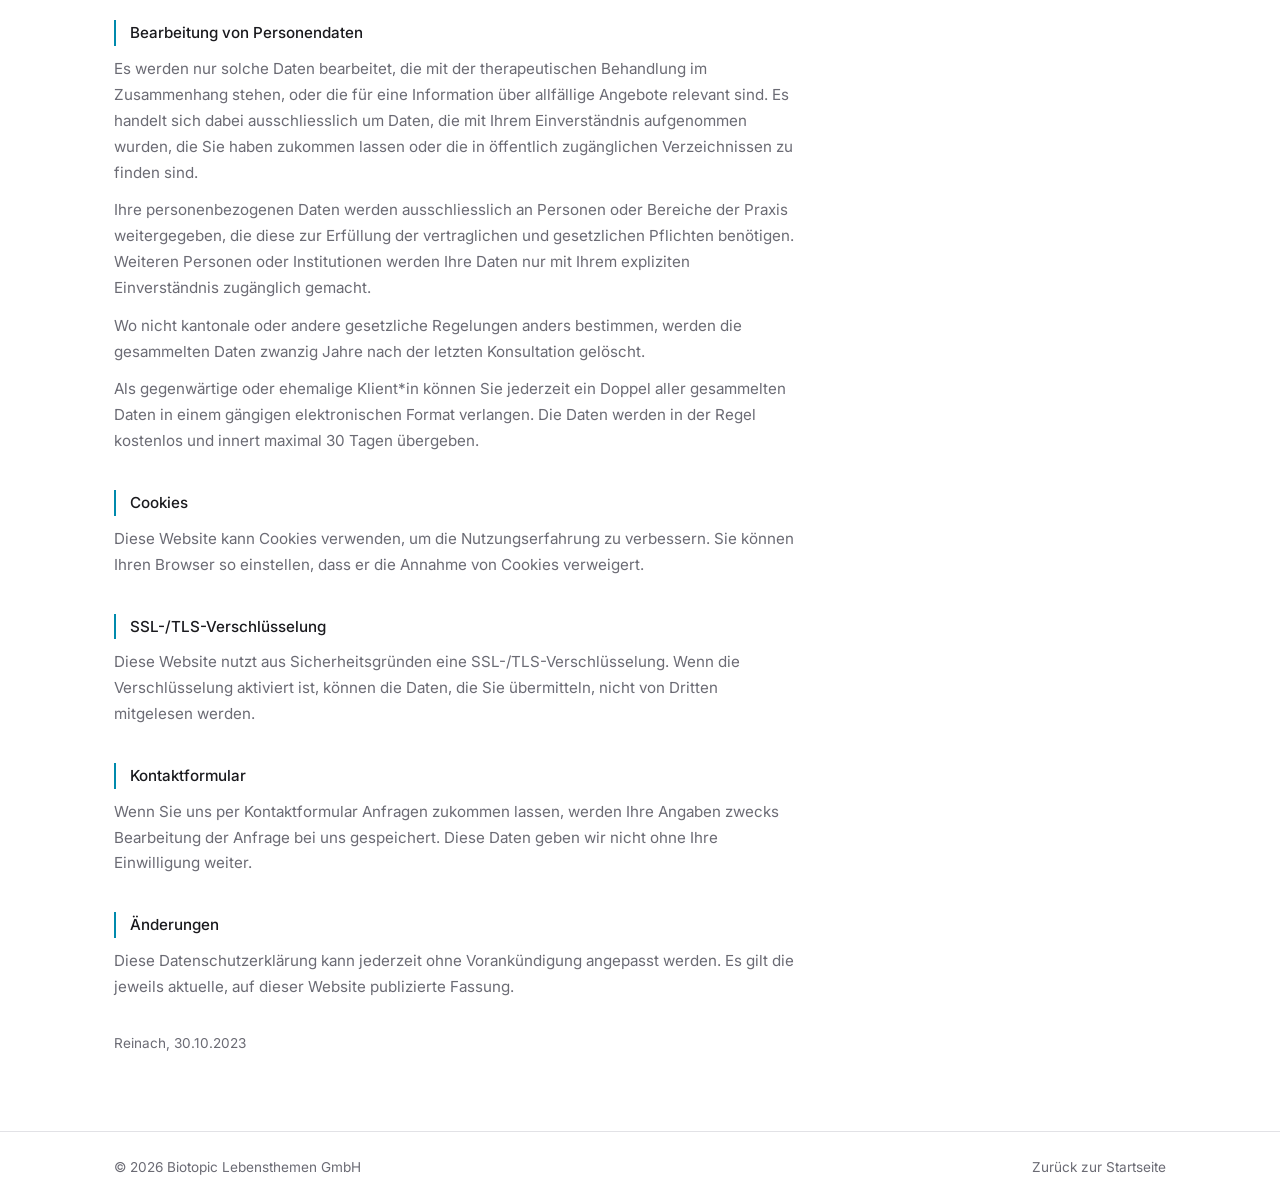
<file: site/impressum.html>
<!DOCTYPE html>
<html lang="de">
<head>
    <meta charset="UTF-8">
    <meta name="viewport" content="width=device-width, initial-scale=1.0">
    <meta name="robots" content="noindex, nofollow">
    <title>Impressum &amp; Datenschutz – Ateminsel</title>
    <link rel="preconnect" href="https://fonts.googleapis.com">
    <link rel="preconnect" href="https://fonts.gstatic.com" crossorigin>
    <link href="https://fonts.googleapis.com/css2?family=Inter:wght@300;400;500;600&display=swap" rel="stylesheet">
    <link rel="stylesheet" href="style.css">
    <link rel="icon" href="favicon.ico">
    <link rel="apple-touch-icon" href="apple-touch-icon.png">
</head>
<body>

    <nav class="nav" id="nav">
        <div class="nav-inner">
            <a href="index.html" class="nav-logo">Ateminsel</a>
            <ul class="nav-links">
                <li><a href="index.html#angebot">Angebot</a></li>
                <li><a href="index.html#ueber-mich">Über mich</a></li>
                <li><a href="index.html#kontakt">Kontakt</a></li>
            </ul>
        </div>
    </nav>

    <section class="section legal" style="padding-top: 140px;">
        <div class="container">

            <h1 class="section-title">Impressum</h1>

            <h3>Kontakt-Adresse</h3>
            <p>Biotopic Lebensthemen GmbH / Ateminsel Regina Mutzner<br>
            Im Eichhörnli 37<br>
            5734 Reinach, Schweiz<br>
            E-Mail: <a href="mailto:regina.mutzner@biotopic.ch">regina.mutzner@biotopic.ch</a></p>

            <h3>Vertretungsberechtigte Person</h3>
            <p>Regina Mutzner, Geschäftsführerin / Inhaberin</p>

            <h3>Handelsregister-Eintrag</h3>
            <p>Eingetragener Firmenname: Biotopic Lebensthemen GmbH<br>
            Unternehmens-Nr (UID): CHE-318.835.000<br>
            Mehrwertsteuer-Nummer: CHE-318.835.000 MWST</p>

            <h3>Haftungsausschluss</h3>
            <p>Der Autor übernimmt keinerlei Gewähr hinsichtlich der inhaltlichen Richtigkeit, Genauigkeit, Aktualität, Zuverlässigkeit und Vollständigkeit der Informationen. Haftungsansprüche gegen den Autor wegen Schäden materieller oder immaterieller Art, welche aus dem Zugriff oder der Nutzung bzw. Nichtnutzung der veröffentlichten Informationen, durch Missbrauch der Verbindung oder durch technische Störungen entstanden sind, werden ausgeschlossen.</p>
            <p>Alle Angebote sind unverbindlich. Der Autor behält es sich ausdrücklich vor, Teile der Seiten oder das gesamte Angebot ohne besondere Ankündigung zu verändern, zu ergänzen, zu löschen oder die Veröffentlichung zeitweise oder endgültig einzustellen.</p>

            <h3>Haftungsausschluss für Links</h3>
            <p>Verweise und Links auf Webseiten Dritter liegen ausserhalb unseres Verantwortungsbereichs. Es wird jegliche Verantwortung für solche Webseiten abgelehnt. Der Zugriff und die Nutzung solcher Webseiten erfolgen auf eigene Gefahr des jeweiligen Nutzers.</p>

            <h3>Urheberrechte</h3>
            <p>Die Urheber- und alle anderen Rechte an Inhalten, Bildern, Fotos oder anderen Dateien auf dieser Website gehören ausschliesslich der Firma Biotopic Lebensthemen GmbH oder den speziell genannten Rechteinhabern. Für die Reproduktion jeglicher Elemente ist die schriftliche Zustimmung des Urheberrechtsträgers im Voraus einzuholen.</p>

            <hr style="border: none; border-top: 1px solid var(--border); margin: 48px 0;">

            <h1 class="section-title">Datenschutz</h1>

            <h3>Verantwortliche Stelle</h3>
            <p>Biotopic Lebensthemen GmbH<br>
            Regina Mutzner<br>
            Im Eichhörnli 37, 5734 Reinach<br>
            Telefon: <a href="tel:+41795054300">079 505 43 00</a><br>
            E-Mail: <a href="mailto:regina.mutzner@biotopic.ch">regina.mutzner@biotopic.ch</a></p>

            <h3>Bearbeitung von Personendaten</h3>
            <p>Es werden nur solche Daten bearbeitet, die mit der therapeutischen Behandlung im Zusammenhang stehen, oder die für eine Information über allfällige Angebote relevant sind. Es handelt sich dabei ausschliesslich um Daten, die mit Ihrem Einverständnis aufgenommen wurden, die Sie haben zukommen lassen oder die in öffentlich zugänglichen Verzeichnissen zu finden sind.</p>
            <p>Ihre personenbezogenen Daten werden ausschliesslich an Personen oder Bereiche der Praxis weitergegeben, die diese zur Erfüllung der vertraglichen und gesetzlichen Pflichten benötigen. Weiteren Personen oder Institutionen werden Ihre Daten nur mit Ihrem expliziten Einverständnis zugänglich gemacht.</p>
            <p>Wo nicht kantonale oder andere gesetzliche Regelungen anders bestimmen, werden die gesammelten Daten zwanzig Jahre nach der letzten Konsultation gelöscht.</p>
            <p>Als gegenwärtige oder ehemalige Klient*in können Sie jederzeit ein Doppel aller gesammelten Daten in einem gängigen elektronischen Format verlangen. Die Daten werden in der Regel kostenlos und innert maximal 30 Tagen übergeben.</p>

            <h3>Cookies</h3>
            <p>Diese Website kann Cookies verwenden, um die Nutzungserfahrung zu verbessern. Sie können Ihren Browser so einstellen, dass er die Annahme von Cookies verweigert.</p>

            <h3>SSL-/TLS-Verschlüsselung</h3>
            <p>Diese Website nutzt aus Sicherheitsgründen eine SSL-/TLS-Verschlüsselung. Wenn die Verschlüsselung aktiviert ist, können die Daten, die Sie übermitteln, nicht von Dritten mitgelesen werden.</p>

            <h3>Kontaktformular</h3>
            <p>Wenn Sie uns per Kontaktformular Anfragen zukommen lassen, werden Ihre Angaben zwecks Bearbeitung der Anfrage bei uns gespeichert. Diese Daten geben wir nicht ohne Ihre Einwilligung weiter.</p>

            <h3>Änderungen</h3>
            <p>Diese Datenschutzerklärung kann jederzeit ohne Vorankündigung angepasst werden. Es gilt die jeweils aktuelle, auf dieser Website publizierte Fassung.</p>
            <p style="margin-top: 32px; color: var(--text-muted); font-size: 0.85rem;">Reinach, 30.10.2023</p>

        </div>
    </section>

    <footer class="footer">
        <div class="container footer-inner">
            <p>&copy; 2026 Biotopic Lebensthemen GmbH</p>
            <a href="index.html">Zurück zur Startseite</a>
        </div>
    </footer>

    <script src="main.js"></script>
</body>
</html>
</file>
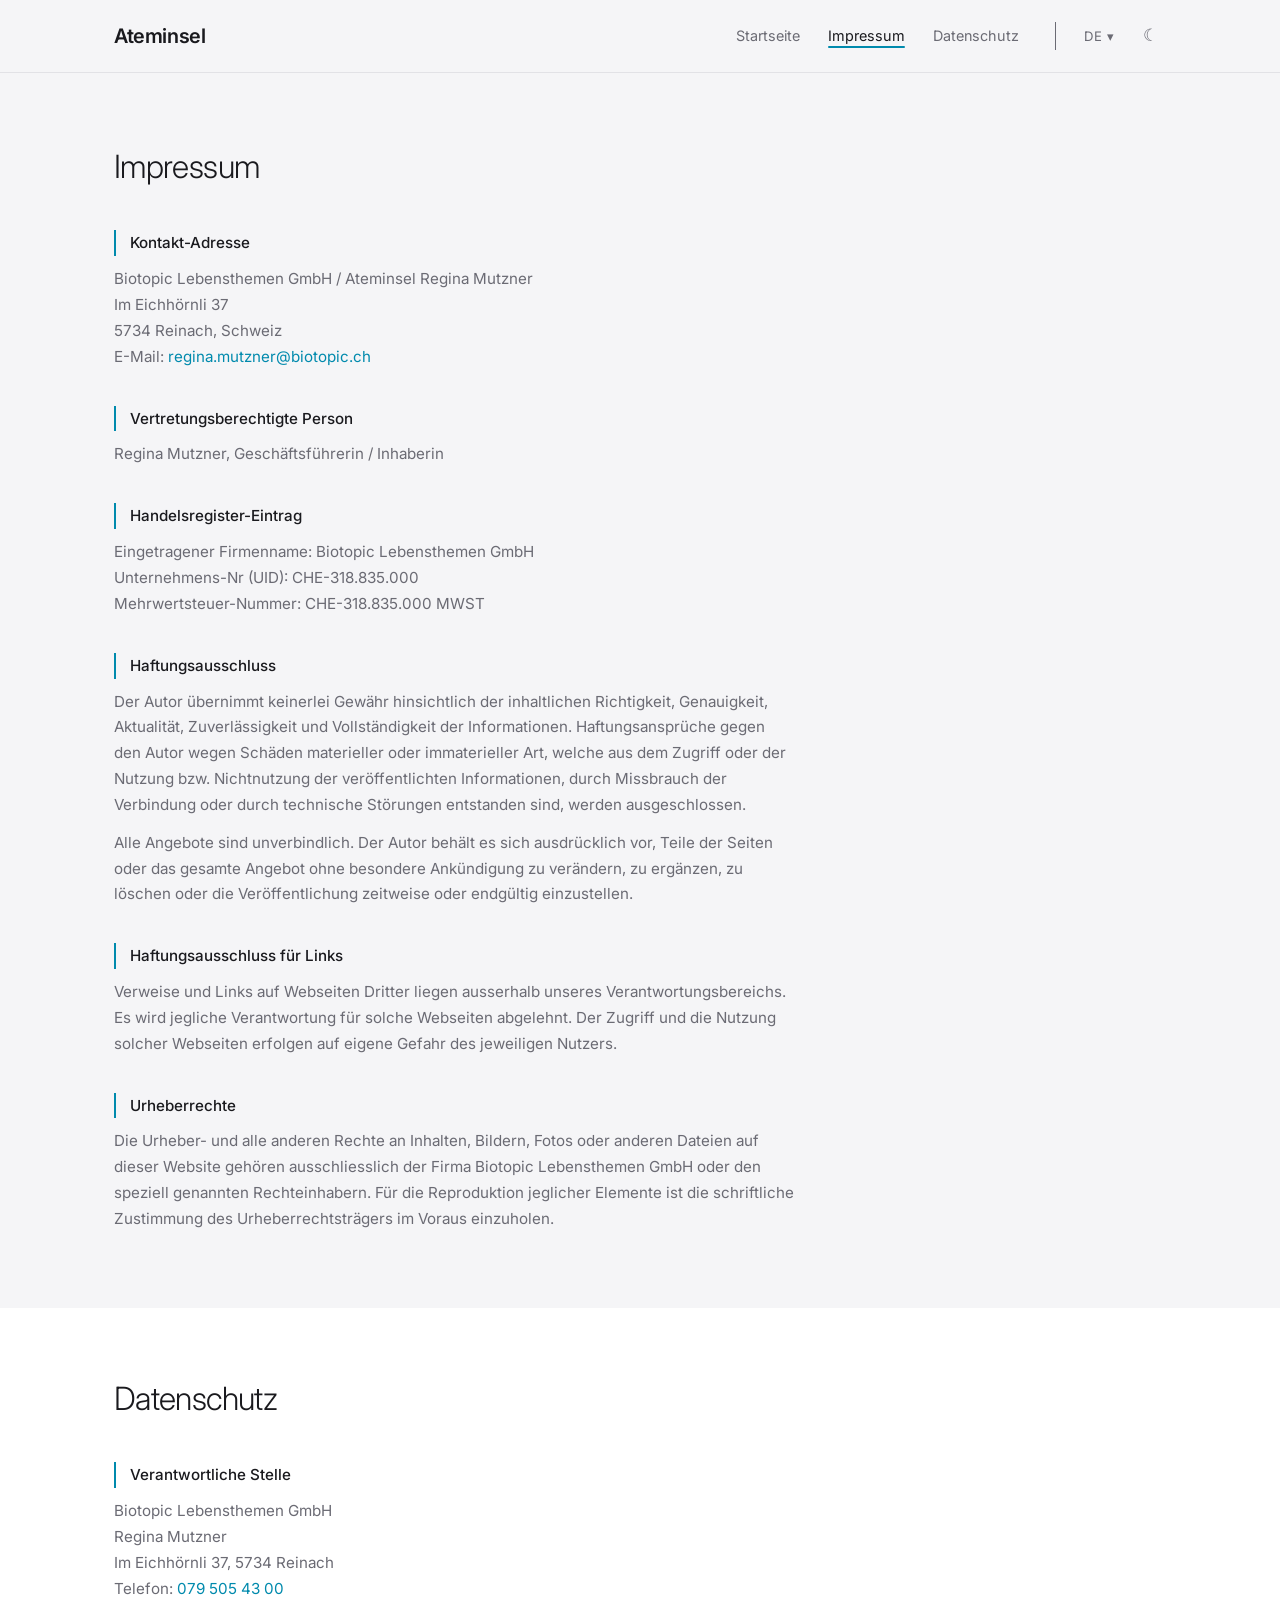
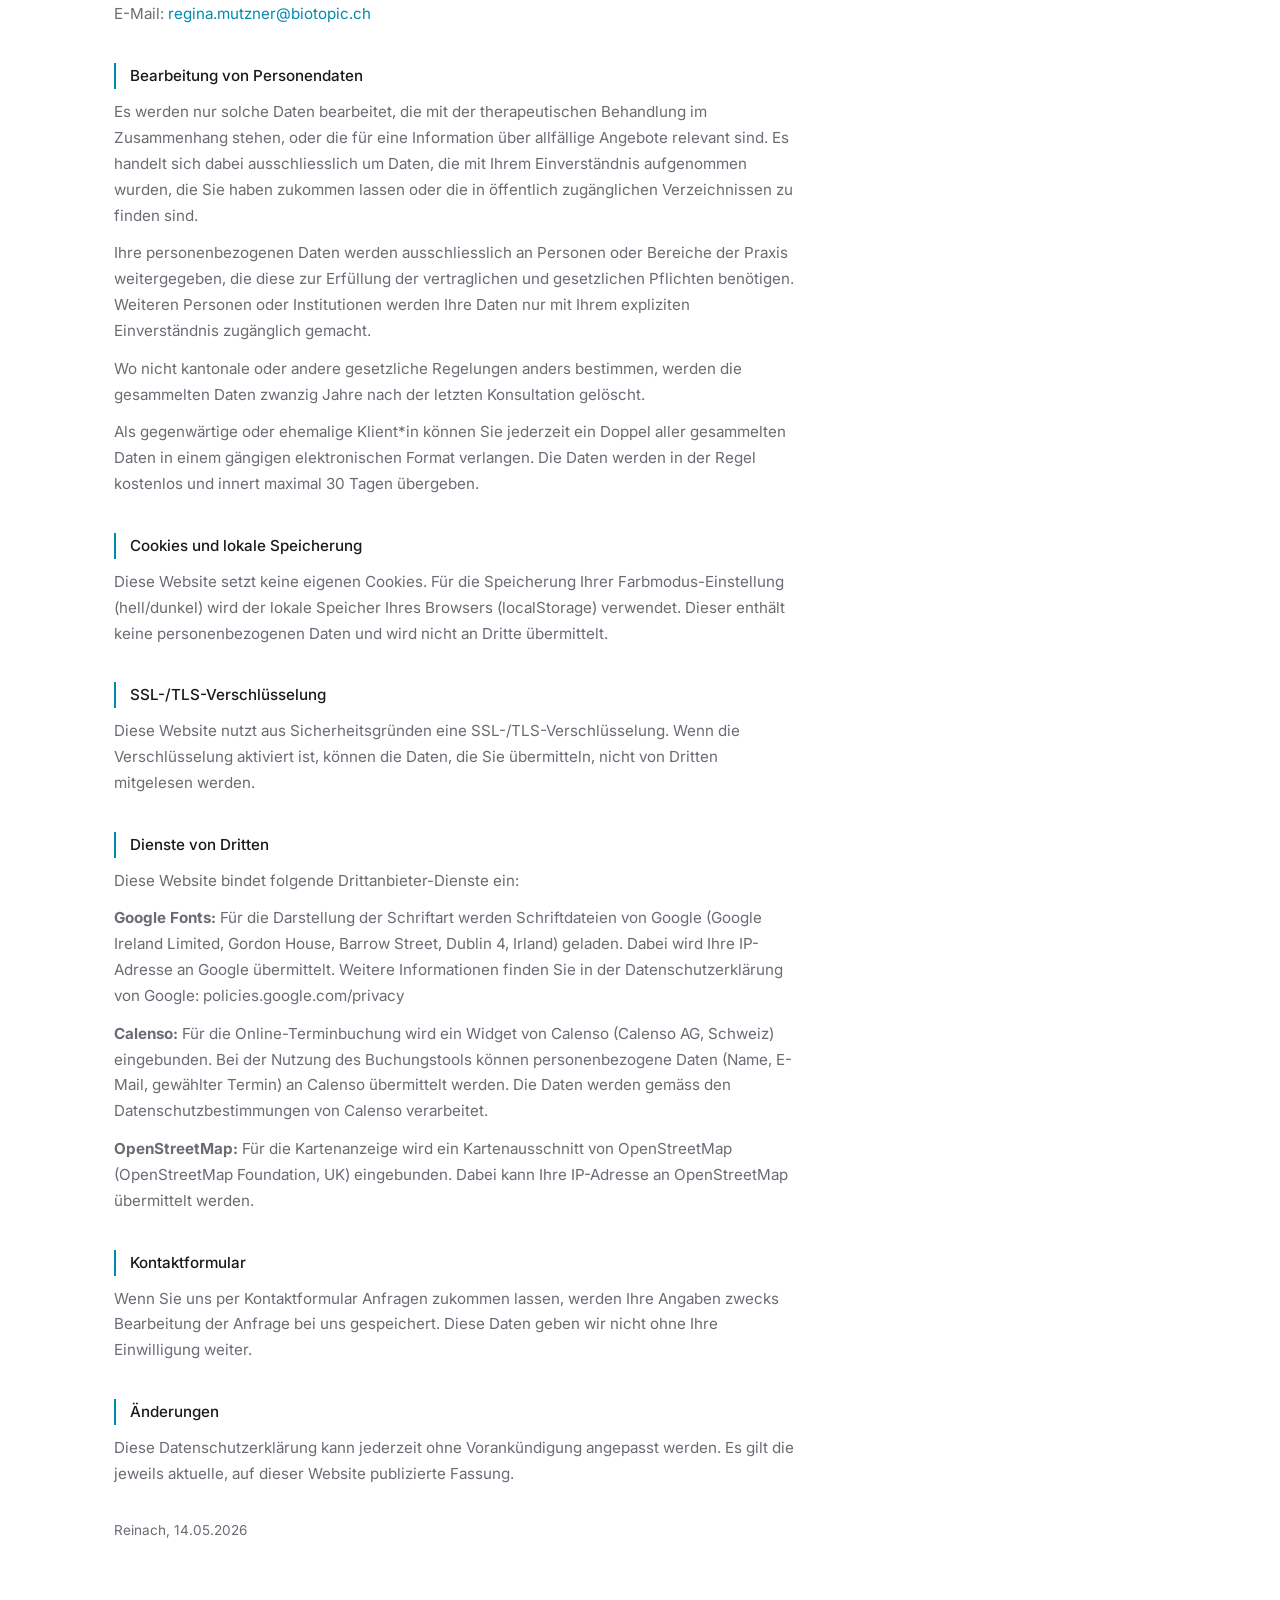
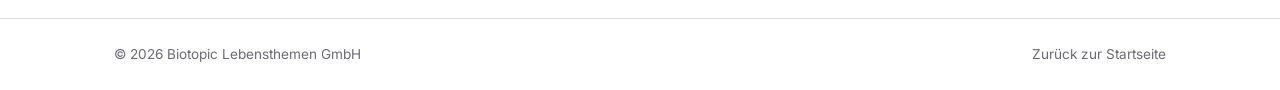
<file: site/de/impressum.html>
<!DOCTYPE html>
<html lang="de">
<head>
    <meta charset="UTF-8">
    <meta name="viewport" content="width=device-width, initial-scale=1.0">
    <meta name="robots" content="noindex, nofollow">
    <title>Impressum &amp; Datenschutz – Ateminsel</title>
    <link rel="preconnect" href="https://fonts.googleapis.com">
    <link rel="preconnect" href="https://fonts.gstatic.com" crossorigin>
    <link href="https://fonts.googleapis.com/css2?family=Inter:wght@300;400;500;600&display=swap" rel="stylesheet">
    <link rel="stylesheet" href="../style.css?v=13">
    <link rel="icon" href="../favicon.ico">
    <link rel="apple-touch-icon" href="../apple-touch-icon.png">
</head>
<body>

    <nav class="nav" id="nav">
        <div class="nav-inner">
            <a href="index.html" class="nav-logo">Ateminsel</a>
            <button class="nav-toggle" aria-label="Menü öffnen">
                <span></span>
                <span></span>
                <span></span>
            </button>
            <ul class="nav-links">
                <li><a href="index.html">Startseite</a></li>
                <li><a href="#impressum">Impressum</a></li>
                <li><a href="#datenschutz">Datenschutz</a></li>
            </ul>
            <div class="lang-dropdown"><button class="lang-btn">DE ▾</button><div class="lang-menu"><div class="lang-menu-inner"><a href="../de/impressum.html" class="lang-active">Deutsch</a><a href="../en/impressum.html">English</a><a href="../fr/impressum.html">Français</a><a href="../es/impressum.html">Español</a></div></div></div>
            <button class="theme-toggle" aria-label="Farbmodus umschalten">
                <span class="icon-moon">&#9790;</span>
                <span class="icon-sun">&#9788;</span>
            </button>
        </div>
    </nav>

    <section class="section section-alt legal" id="impressum" style="padding-top: 140px;">
        <div class="container">

            <h1 class="section-title">Impressum</h1>

            <h3>Kontakt-Adresse</h3>
            <p>Biotopic Lebensthemen GmbH / Ateminsel Regina Mutzner<br>
            Im Eichhörnli 37<br>
            5734 Reinach, Schweiz<br>
            E-Mail: <a href="mailto:regina.mutzner@biotopic.ch">regina.mutzner@biotopic.ch</a></p>

            <h3>Vertretungsberechtigte Person</h3>
            <p>Regina Mutzner, Geschäftsführerin / Inhaberin</p>

            <h3>Handelsregister-Eintrag</h3>
            <p>Eingetragener Firmenname: Biotopic Lebensthemen GmbH<br>
            Unternehmens-Nr (UID): CHE-318.835.000<br>
            Mehrwertsteuer-Nummer: CHE-318.835.000 MWST</p>

            <h3>Haftungsausschluss</h3>
            <p>Der Autor übernimmt keinerlei Gewähr hinsichtlich der inhaltlichen Richtigkeit, Genauigkeit, Aktualität, Zuverlässigkeit und Vollständigkeit der Informationen. Haftungsansprüche gegen den Autor wegen Schäden materieller oder immaterieller Art, welche aus dem Zugriff oder der Nutzung bzw. Nichtnutzung der veröffentlichten Informationen, durch Missbrauch der Verbindung oder durch technische Störungen entstanden sind, werden ausgeschlossen.</p>
            <p>Alle Angebote sind unverbindlich. Der Autor behält es sich ausdrücklich vor, Teile der Seiten oder das gesamte Angebot ohne besondere Ankündigung zu verändern, zu ergänzen, zu löschen oder die Veröffentlichung zeitweise oder endgültig einzustellen.</p>

            <h3>Haftungsausschluss für Links</h3>
            <p>Verweise und Links auf Webseiten Dritter liegen ausserhalb unseres Verantwortungsbereichs. Es wird jegliche Verantwortung für solche Webseiten abgelehnt. Der Zugriff und die Nutzung solcher Webseiten erfolgen auf eigene Gefahr des jeweiligen Nutzers.</p>

            <h3>Urheberrechte</h3>
            <p>Die Urheber- und alle anderen Rechte an Inhalten, Bildern, Fotos oder anderen Dateien auf dieser Website gehören ausschliesslich der Firma Biotopic Lebensthemen GmbH oder den speziell genannten Rechteinhabern. Für die Reproduktion jeglicher Elemente ist die schriftliche Zustimmung des Urheberrechtsträgers im Voraus einzuholen.</p>

        </div>
    </section>

    <section class="section legal" id="datenschutz">
        <div class="container">

            <h1 class="section-title">Datenschutz</h1>

            <h3>Verantwortliche Stelle</h3>
            <p>Biotopic Lebensthemen GmbH<br>
            Regina Mutzner<br>
            Im Eichhörnli 37, 5734 Reinach<br>
            Telefon: <a href="tel:+41795054300">079 505 43 00</a><br>
            E-Mail: <a href="mailto:regina.mutzner@biotopic.ch">regina.mutzner@biotopic.ch</a></p>

            <h3>Bearbeitung von Personendaten</h3>
            <p>Es werden nur solche Daten bearbeitet, die mit der therapeutischen Behandlung im Zusammenhang stehen, oder die für eine Information über allfällige Angebote relevant sind. Es handelt sich dabei ausschliesslich um Daten, die mit Ihrem Einverständnis aufgenommen wurden, die Sie haben zukommen lassen oder die in öffentlich zugänglichen Verzeichnissen zu finden sind.</p>
            <p>Ihre personenbezogenen Daten werden ausschliesslich an Personen oder Bereiche der Praxis weitergegeben, die diese zur Erfüllung der vertraglichen und gesetzlichen Pflichten benötigen. Weiteren Personen oder Institutionen werden Ihre Daten nur mit Ihrem expliziten Einverständnis zugänglich gemacht.</p>
            <p>Wo nicht kantonale oder andere gesetzliche Regelungen anders bestimmen, werden die gesammelten Daten zwanzig Jahre nach der letzten Konsultation gelöscht.</p>
            <p>Als gegenwärtige oder ehemalige Klient*in können Sie jederzeit ein Doppel aller gesammelten Daten in einem gängigen elektronischen Format verlangen. Die Daten werden in der Regel kostenlos und innert maximal 30 Tagen übergeben.</p>

            <h3>Cookies und lokale Speicherung</h3>
            <p>Diese Website setzt keine eigenen Cookies. Für die Speicherung Ihrer Farbmodus-Einstellung (hell/dunkel) wird der lokale Speicher Ihres Browsers (localStorage) verwendet. Dieser enthält keine personenbezogenen Daten und wird nicht an Dritte übermittelt.</p>

            <h3>SSL-/TLS-Verschlüsselung</h3>
            <p>Diese Website nutzt aus Sicherheitsgründen eine SSL-/TLS-Verschlüsselung. Wenn die Verschlüsselung aktiviert ist, können die Daten, die Sie übermitteln, nicht von Dritten mitgelesen werden.</p>

            <h3>Dienste von Dritten</h3>
            <p>Diese Website bindet folgende Drittanbieter-Dienste ein:</p>
            <p><strong>Google Fonts:</strong> Für die Darstellung der Schriftart werden Schriftdateien von Google (Google Ireland Limited, Gordon House, Barrow Street, Dublin 4, Irland) geladen. Dabei wird Ihre IP-Adresse an Google übermittelt. Weitere Informationen finden Sie in der Datenschutzerklärung von Google: policies.google.com/privacy</p>
            <p><strong>Calenso:</strong> Für die Online-Terminbuchung wird ein Widget von Calenso (Calenso AG, Schweiz) eingebunden. Bei der Nutzung des Buchungstools können personenbezogene Daten (Name, E-Mail, gewählter Termin) an Calenso übermittelt werden. Die Daten werden gemäss den Datenschutzbestimmungen von Calenso verarbeitet.</p>
            <p><strong>OpenStreetMap:</strong> Für die Kartenanzeige wird ein Kartenausschnitt von OpenStreetMap (OpenStreetMap Foundation, UK) eingebunden. Dabei kann Ihre IP-Adresse an OpenStreetMap übermittelt werden.</p>

            <h3>Kontaktformular</h3>
            <p>Wenn Sie uns per Kontaktformular Anfragen zukommen lassen, werden Ihre Angaben zwecks Bearbeitung der Anfrage bei uns gespeichert. Diese Daten geben wir nicht ohne Ihre Einwilligung weiter.</p>

            <h3>Änderungen</h3>
            <p>Diese Datenschutzerklärung kann jederzeit ohne Vorankündigung angepasst werden. Es gilt die jeweils aktuelle, auf dieser Website publizierte Fassung.</p>
            <p style="margin-top: 32px; color: var(--text-muted); font-size: 0.85rem;">Reinach, 14.05.2026</p>

        </div>
    </section>

    <footer class="footer">
        <div class="container footer-inner">
            <p>&copy; 2026 Biotopic Lebensthemen GmbH</p>
            <a href="index.html">Zurück zur Startseite</a>
        </div>
    </footer>

    <script src="../main.js?v=10"></script>
</body>
</html>
</file>
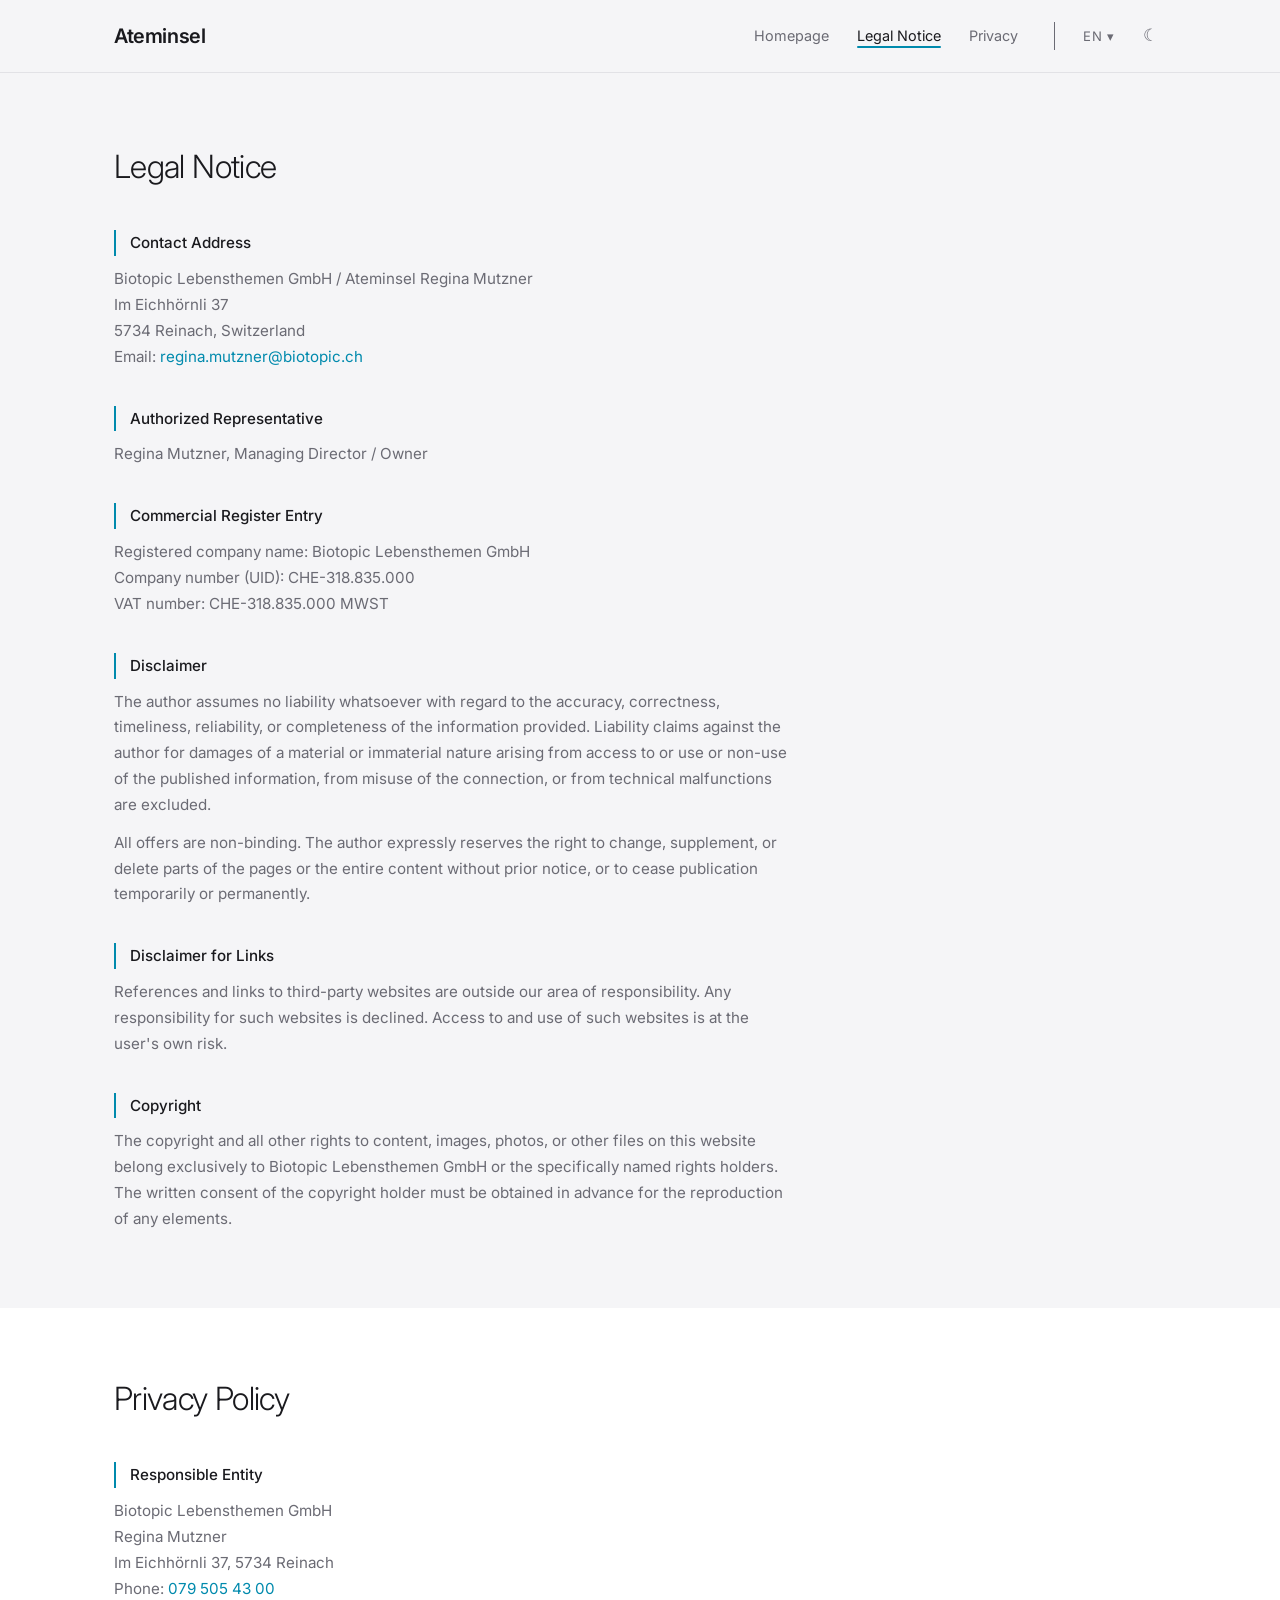
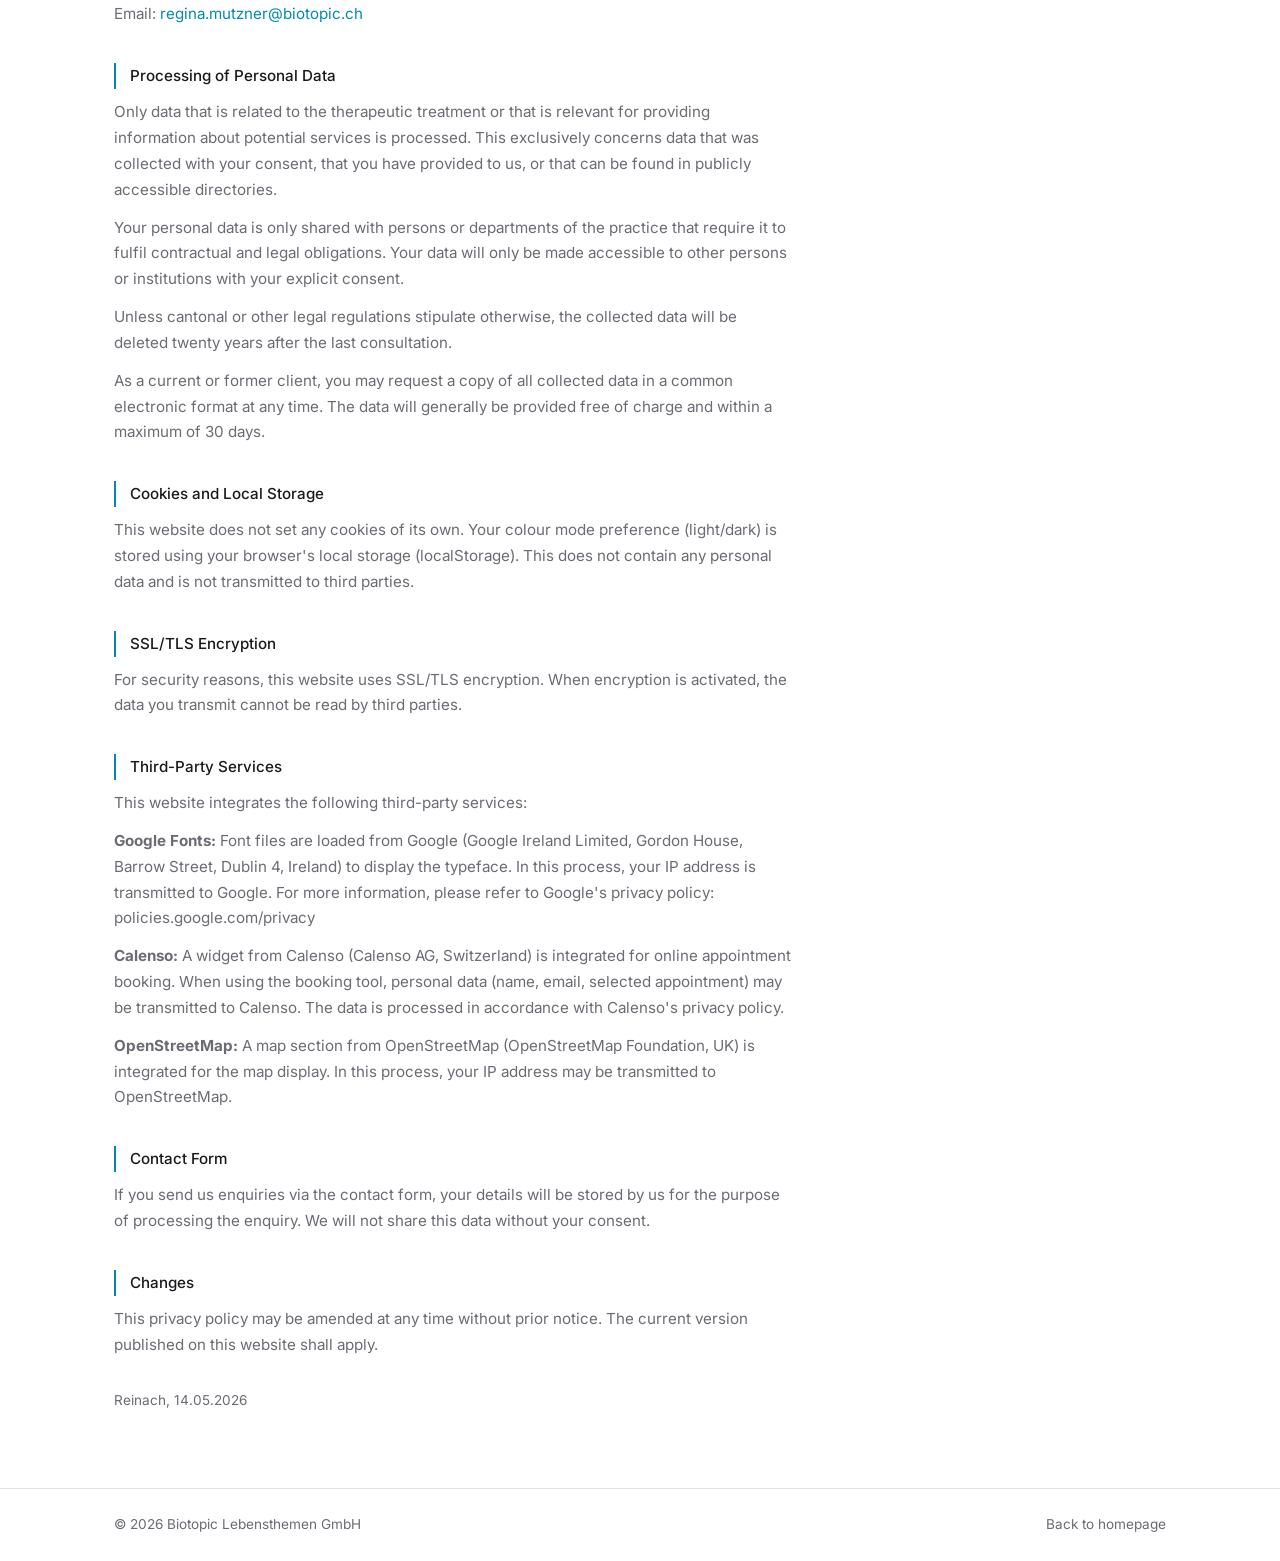
<file: site/en/impressum.html>
<!DOCTYPE html>
<html lang="en">
<head>
    <meta charset="UTF-8">
    <meta name="viewport" content="width=device-width, initial-scale=1.0">
    <meta name="robots" content="noindex, nofollow">
    <title>Legal Notice &amp; Privacy – Ateminsel</title>
    <link rel="preconnect" href="https://fonts.googleapis.com">
    <link rel="preconnect" href="https://fonts.gstatic.com" crossorigin>
    <link href="https://fonts.googleapis.com/css2?family=Inter:wght@300;400;500;600&display=swap" rel="stylesheet">
    <link rel="stylesheet" href="../style.css?v=13">
    <link rel="icon" href="../favicon.ico">
    <link rel="apple-touch-icon" href="../apple-touch-icon.png">
</head>
<body>

    <nav class="nav" id="nav">
        <div class="nav-inner">
            <a href="index.html" class="nav-logo">Ateminsel</a>
            <button class="nav-toggle" aria-label="Menu">
                <span></span>
                <span></span>
                <span></span>
            </button>
            <ul class="nav-links">
                <li><a href="index.html">Homepage</a></li>
                <li><a href="#impressum">Legal Notice</a></li>
                <li><a href="#datenschutz">Privacy</a></li>
            </ul>
            <div class="lang-dropdown"><button class="lang-btn">EN ▾</button><div class="lang-menu"><div class="lang-menu-inner"><a href="../de/impressum.html">Deutsch</a><a href="../en/impressum.html" class="lang-active">English</a><a href="../fr/impressum.html">Français</a><a href="../es/impressum.html">Español</a></div></div></div>
            <button class="theme-toggle" aria-label="Toggle color mode">
                <span class="icon-moon">&#9790;</span>
                <span class="icon-sun">&#9788;</span>
            </button>
        </div>
    </nav>

    <section class="section section-alt legal" id="impressum" style="padding-top: 140px;">
        <div class="container">

            <h1 class="section-title">Legal Notice</h1>

            <h3>Contact Address</h3>
            <p>Biotopic Lebensthemen GmbH / Ateminsel Regina Mutzner<br>
            Im Eichhörnli 37<br>
            5734 Reinach, Switzerland<br>
            Email: <a href="mailto:regina.mutzner@biotopic.ch">regina.mutzner@biotopic.ch</a></p>

            <h3>Authorized Representative</h3>
            <p>Regina Mutzner, Managing Director / Owner</p>

            <h3>Commercial Register Entry</h3>
            <p>Registered company name: Biotopic Lebensthemen GmbH<br>
            Company number (UID): CHE-318.835.000<br>
            VAT number: CHE-318.835.000 MWST</p>

            <h3>Disclaimer</h3>
            <p>The author assumes no liability whatsoever with regard to the accuracy, correctness, timeliness, reliability, or completeness of the information provided. Liability claims against the author for damages of a material or immaterial nature arising from access to or use or non-use of the published information, from misuse of the connection, or from technical malfunctions are excluded.</p>
            <p>All offers are non-binding. The author expressly reserves the right to change, supplement, or delete parts of the pages or the entire content without prior notice, or to cease publication temporarily or permanently.</p>

            <h3>Disclaimer for Links</h3>
            <p>References and links to third-party websites are outside our area of responsibility. Any responsibility for such websites is declined. Access to and use of such websites is at the user's own risk.</p>

            <h3>Copyright</h3>
            <p>The copyright and all other rights to content, images, photos, or other files on this website belong exclusively to Biotopic Lebensthemen GmbH or the specifically named rights holders. The written consent of the copyright holder must be obtained in advance for the reproduction of any elements.</p>

        </div>
    </section>

    <section class="section legal" id="datenschutz">
        <div class="container">

            <h1 class="section-title">Privacy Policy</h1>

            <h3>Responsible Entity</h3>
            <p>Biotopic Lebensthemen GmbH<br>
            Regina Mutzner<br>
            Im Eichhörnli 37, 5734 Reinach<br>
            Phone: <a href="tel:+41795054300">079 505 43 00</a><br>
            Email: <a href="mailto:regina.mutzner@biotopic.ch">regina.mutzner@biotopic.ch</a></p>

            <h3>Processing of Personal Data</h3>
            <p>Only data that is related to the therapeutic treatment or that is relevant for providing information about potential services is processed. This exclusively concerns data that was collected with your consent, that you have provided to us, or that can be found in publicly accessible directories.</p>
            <p>Your personal data is only shared with persons or departments of the practice that require it to fulfil contractual and legal obligations. Your data will only be made accessible to other persons or institutions with your explicit consent.</p>
            <p>Unless cantonal or other legal regulations stipulate otherwise, the collected data will be deleted twenty years after the last consultation.</p>
            <p>As a current or former client, you may request a copy of all collected data in a common electronic format at any time. The data will generally be provided free of charge and within a maximum of 30 days.</p>

            <h3>Cookies and Local Storage</h3>
            <p>This website does not set any cookies of its own. Your colour mode preference (light/dark) is stored using your browser's local storage (localStorage). This does not contain any personal data and is not transmitted to third parties.</p>

            <h3>SSL/TLS Encryption</h3>
            <p>For security reasons, this website uses SSL/TLS encryption. When encryption is activated, the data you transmit cannot be read by third parties.</p>

            <h3>Third-Party Services</h3>
            <p>This website integrates the following third-party services:</p>
            <p><strong>Google Fonts:</strong> Font files are loaded from Google (Google Ireland Limited, Gordon House, Barrow Street, Dublin 4, Ireland) to display the typeface. In this process, your IP address is transmitted to Google. For more information, please refer to Google's privacy policy: policies.google.com/privacy</p>
            <p><strong>Calenso:</strong> A widget from Calenso (Calenso AG, Switzerland) is integrated for online appointment booking. When using the booking tool, personal data (name, email, selected appointment) may be transmitted to Calenso. The data is processed in accordance with Calenso's privacy policy.</p>
            <p><strong>OpenStreetMap:</strong> A map section from OpenStreetMap (OpenStreetMap Foundation, UK) is integrated for the map display. In this process, your IP address may be transmitted to OpenStreetMap.</p>

            <h3>Contact Form</h3>
            <p>If you send us enquiries via the contact form, your details will be stored by us for the purpose of processing the enquiry. We will not share this data without your consent.</p>

            <h3>Changes</h3>
            <p>This privacy policy may be amended at any time without prior notice. The current version published on this website shall apply.</p>
            <p style="margin-top: 32px; color: var(--text-muted); font-size: 0.85rem;">Reinach, 14.05.2026</p>

        </div>
    </section>

    <footer class="footer">
        <div class="container footer-inner">
            <p>&copy; 2026 Biotopic Lebensthemen GmbH</p>
            <a href="index.html">Back to homepage</a>
        </div>
    </footer>

    <script src="../main.js?v=10"></script>
</body>
</html>
</file>
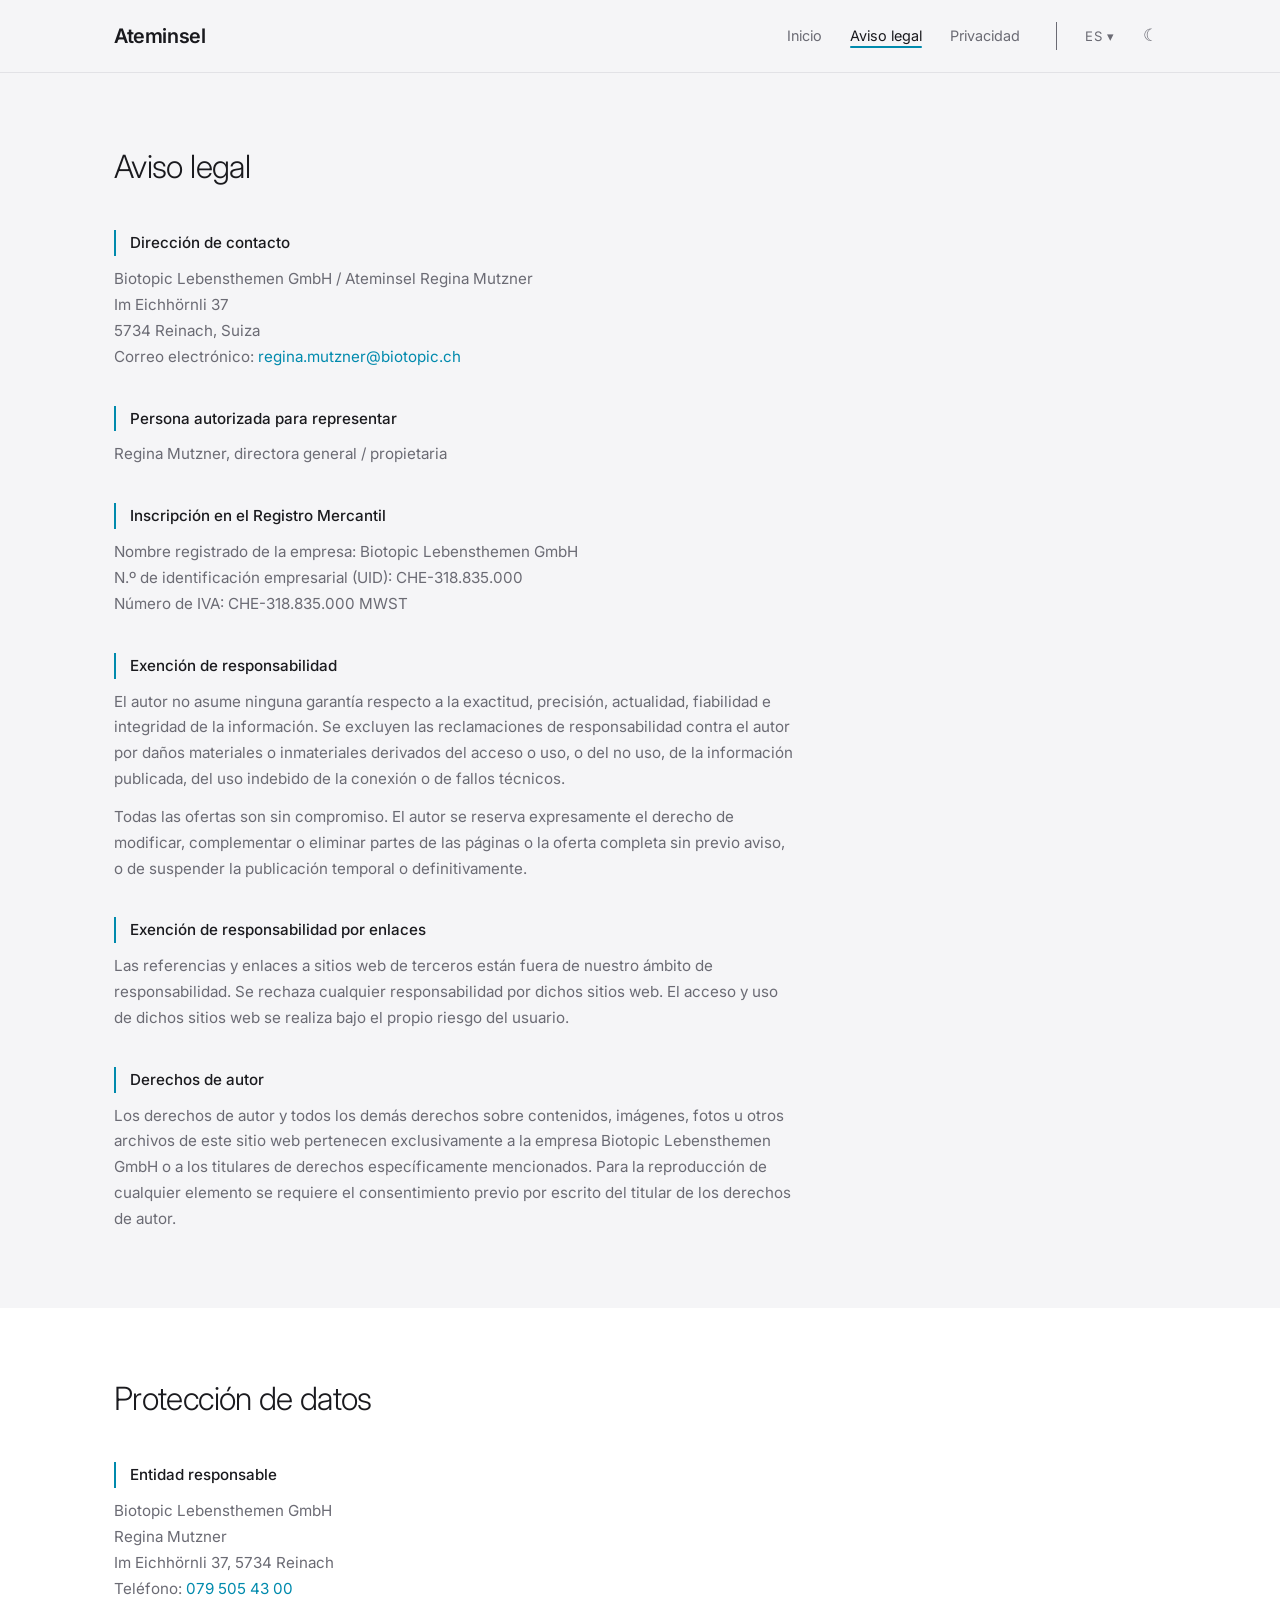
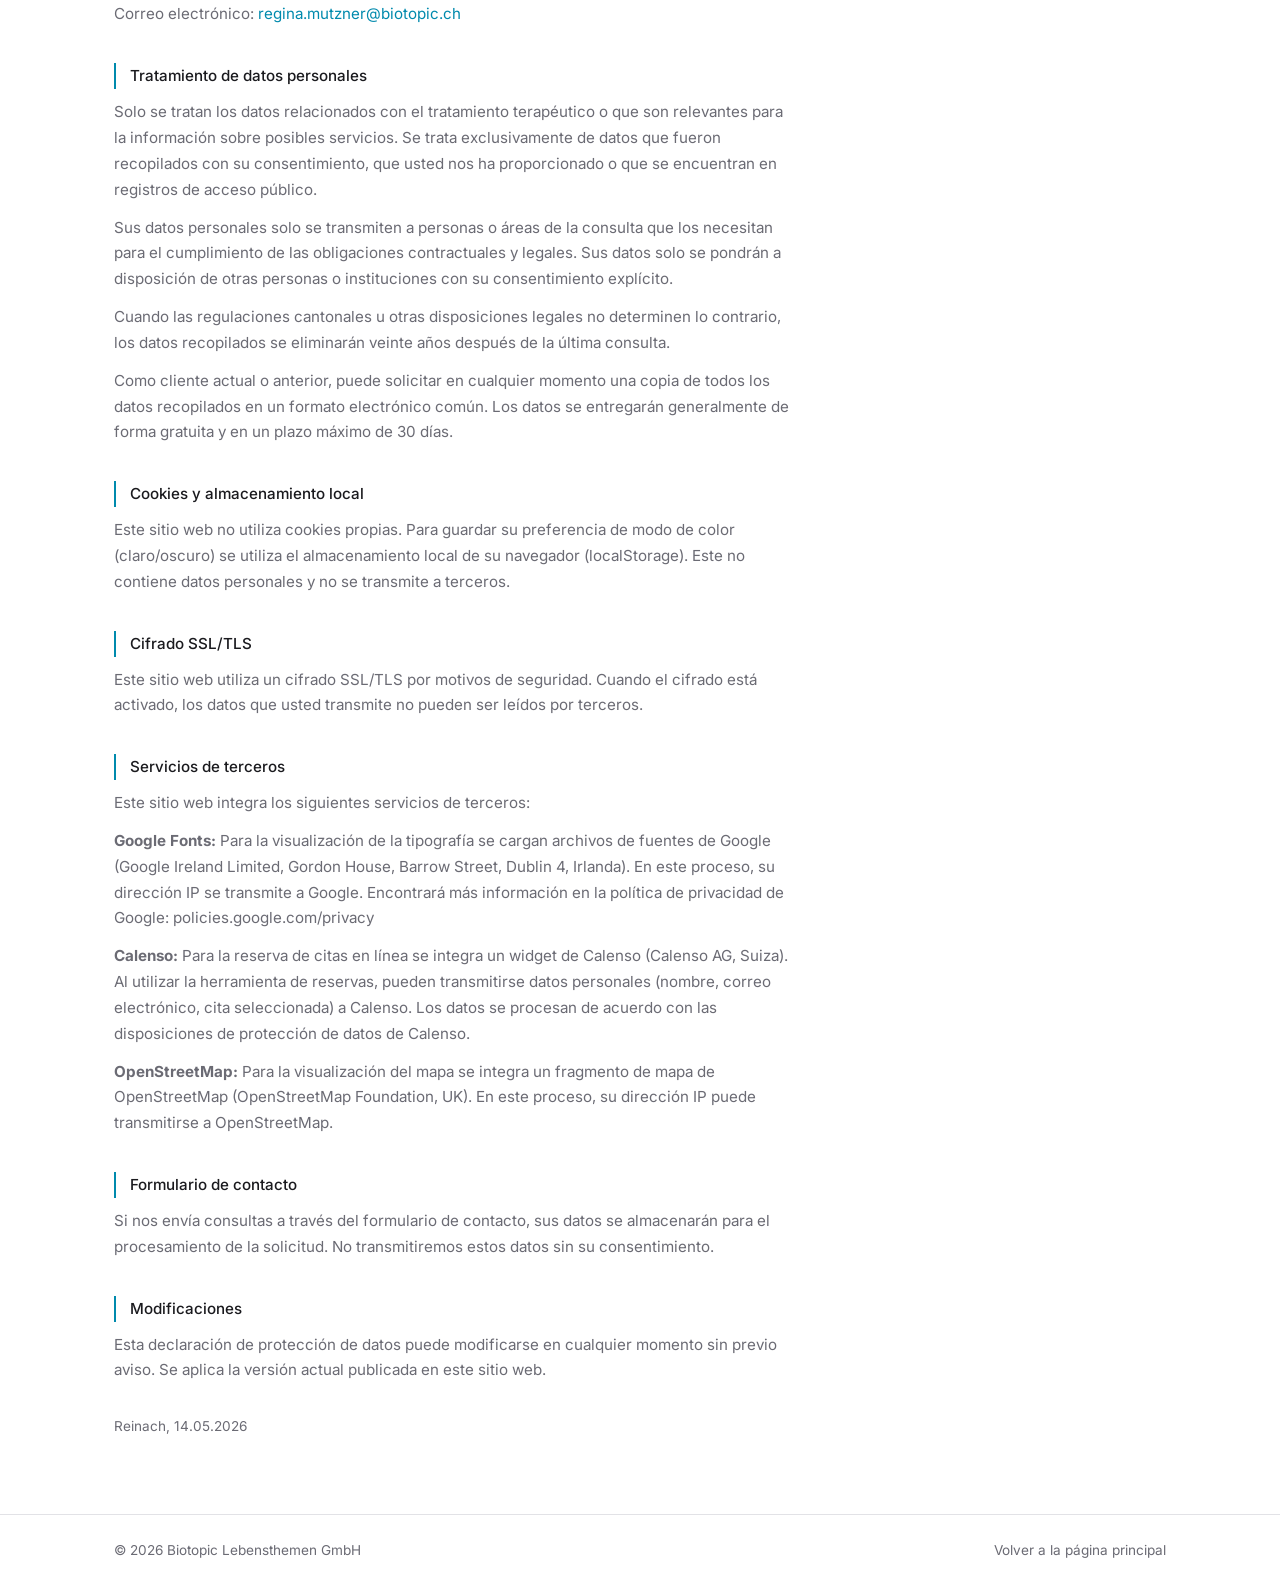
<file: site/es/impressum.html>
<!DOCTYPE html>
<html lang="es">
<head>
    <meta charset="UTF-8">
    <meta name="viewport" content="width=device-width, initial-scale=1.0">
    <meta name="robots" content="noindex, nofollow">
    <title>Aviso legal y privacidad – Ateminsel</title>
    <link rel="preconnect" href="https://fonts.googleapis.com">
    <link rel="preconnect" href="https://fonts.gstatic.com" crossorigin>
    <link href="https://fonts.googleapis.com/css2?family=Inter:wght@300;400;500;600&display=swap" rel="stylesheet">
    <link rel="stylesheet" href="../style.css?v=13">
    <link rel="icon" href="../favicon.ico">
    <link rel="apple-touch-icon" href="../apple-touch-icon.png">
</head>
<body>

    <nav class="nav" id="nav">
        <div class="nav-inner">
            <a href="index.html" class="nav-logo">Ateminsel</a>
            <button class="nav-toggle" aria-label="Menu">
                <span></span>
                <span></span>
                <span></span>
            </button>
            <ul class="nav-links">
                <li><a href="index.html">Inicio</a></li>
                <li><a href="#impressum">Aviso legal</a></li>
                <li><a href="#datenschutz">Privacidad</a></li>
            </ul>
            <div class="lang-dropdown"><button class="lang-btn">ES ▾</button><div class="lang-menu"><div class="lang-menu-inner"><a href="../de/impressum.html">Deutsch</a><a href="../en/impressum.html">English</a><a href="../fr/impressum.html">Français</a><a href="../es/impressum.html" class="lang-active">Español</a></div></div></div>
            <button class="theme-toggle" aria-label="Toggle color mode">
                <span class="icon-moon">&#9790;</span>
                <span class="icon-sun">&#9788;</span>
            </button>
        </div>
    </nav>

    <section class="section section-alt legal" id="impressum" style="padding-top: 140px;">
        <div class="container">

            <h1 class="section-title">Aviso legal</h1>

            <h3>Dirección de contacto</h3>
            <p>Biotopic Lebensthemen GmbH / Ateminsel Regina Mutzner<br>
            Im Eichhörnli 37<br>
            5734 Reinach, Suiza<br>
            Correo electrónico: <a href="mailto:regina.mutzner@biotopic.ch">regina.mutzner@biotopic.ch</a></p>

            <h3>Persona autorizada para representar</h3>
            <p>Regina Mutzner, directora general / propietaria</p>

            <h3>Inscripción en el Registro Mercantil</h3>
            <p>Nombre registrado de la empresa: Biotopic Lebensthemen GmbH<br>
            N.º de identificación empresarial (UID): CHE-318.835.000<br>
            Número de IVA: CHE-318.835.000 MWST</p>

            <h3>Exención de responsabilidad</h3>
            <p>El autor no asume ninguna garantía respecto a la exactitud, precisión, actualidad, fiabilidad e integridad de la información. Se excluyen las reclamaciones de responsabilidad contra el autor por daños materiales o inmateriales derivados del acceso o uso, o del no uso, de la información publicada, del uso indebido de la conexión o de fallos técnicos.</p>
            <p>Todas las ofertas son sin compromiso. El autor se reserva expresamente el derecho de modificar, complementar o eliminar partes de las páginas o la oferta completa sin previo aviso, o de suspender la publicación temporal o definitivamente.</p>

            <h3>Exención de responsabilidad por enlaces</h3>
            <p>Las referencias y enlaces a sitios web de terceros están fuera de nuestro ámbito de responsabilidad. Se rechaza cualquier responsabilidad por dichos sitios web. El acceso y uso de dichos sitios web se realiza bajo el propio riesgo del usuario.</p>

            <h3>Derechos de autor</h3>
            <p>Los derechos de autor y todos los demás derechos sobre contenidos, imágenes, fotos u otros archivos de este sitio web pertenecen exclusivamente a la empresa Biotopic Lebensthemen GmbH o a los titulares de derechos específicamente mencionados. Para la reproducción de cualquier elemento se requiere el consentimiento previo por escrito del titular de los derechos de autor.</p>

        </div>
    </section>

    <section class="section legal" id="datenschutz">
        <div class="container">

            <h1 class="section-title">Protección de datos</h1>

            <h3>Entidad responsable</h3>
            <p>Biotopic Lebensthemen GmbH<br>
            Regina Mutzner<br>
            Im Eichhörnli 37, 5734 Reinach<br>
            Teléfono: <a href="tel:+41795054300">079 505 43 00</a><br>
            Correo electrónico: <a href="mailto:regina.mutzner@biotopic.ch">regina.mutzner@biotopic.ch</a></p>

            <h3>Tratamiento de datos personales</h3>
            <p>Solo se tratan los datos relacionados con el tratamiento terapéutico o que son relevantes para la información sobre posibles servicios. Se trata exclusivamente de datos que fueron recopilados con su consentimiento, que usted nos ha proporcionado o que se encuentran en registros de acceso público.</p>
            <p>Sus datos personales solo se transmiten a personas o áreas de la consulta que los necesitan para el cumplimiento de las obligaciones contractuales y legales. Sus datos solo se pondrán a disposición de otras personas o instituciones con su consentimiento explícito.</p>
            <p>Cuando las regulaciones cantonales u otras disposiciones legales no determinen lo contrario, los datos recopilados se eliminarán veinte años después de la última consulta.</p>
            <p>Como cliente actual o anterior, puede solicitar en cualquier momento una copia de todos los datos recopilados en un formato electrónico común. Los datos se entregarán generalmente de forma gratuita y en un plazo máximo de 30 días.</p>

            <h3>Cookies y almacenamiento local</h3>
            <p>Este sitio web no utiliza cookies propias. Para guardar su preferencia de modo de color (claro/oscuro) se utiliza el almacenamiento local de su navegador (localStorage). Este no contiene datos personales y no se transmite a terceros.</p>

            <h3>Cifrado SSL/TLS</h3>
            <p>Este sitio web utiliza un cifrado SSL/TLS por motivos de seguridad. Cuando el cifrado está activado, los datos que usted transmite no pueden ser leídos por terceros.</p>

            <h3>Servicios de terceros</h3>
            <p>Este sitio web integra los siguientes servicios de terceros:</p>
            <p><strong>Google Fonts:</strong> Para la visualización de la tipografía se cargan archivos de fuentes de Google (Google Ireland Limited, Gordon House, Barrow Street, Dublin 4, Irlanda). En este proceso, su dirección IP se transmite a Google. Encontrará más información en la política de privacidad de Google: policies.google.com/privacy</p>
            <p><strong>Calenso:</strong> Para la reserva de citas en línea se integra un widget de Calenso (Calenso AG, Suiza). Al utilizar la herramienta de reservas, pueden transmitirse datos personales (nombre, correo electrónico, cita seleccionada) a Calenso. Los datos se procesan de acuerdo con las disposiciones de protección de datos de Calenso.</p>
            <p><strong>OpenStreetMap:</strong> Para la visualización del mapa se integra un fragmento de mapa de OpenStreetMap (OpenStreetMap Foundation, UK). En este proceso, su dirección IP puede transmitirse a OpenStreetMap.</p>

            <h3>Formulario de contacto</h3>
            <p>Si nos envía consultas a través del formulario de contacto, sus datos se almacenarán para el procesamiento de la solicitud. No transmitiremos estos datos sin su consentimiento.</p>

            <h3>Modificaciones</h3>
            <p>Esta declaración de protección de datos puede modificarse en cualquier momento sin previo aviso. Se aplica la versión actual publicada en este sitio web.</p>
            <p style="margin-top: 32px; color: var(--text-muted); font-size: 0.85rem;">Reinach, 14.05.2026</p>

        </div>
    </section>

    <footer class="footer">
        <div class="container footer-inner">
            <p>&copy; 2026 Biotopic Lebensthemen GmbH</p>
            <a href="index.html">Volver a la página principal</a>
        </div>
    </footer>

    <script src="../main.js?v=10"></script>
</body>
</html>
</file>
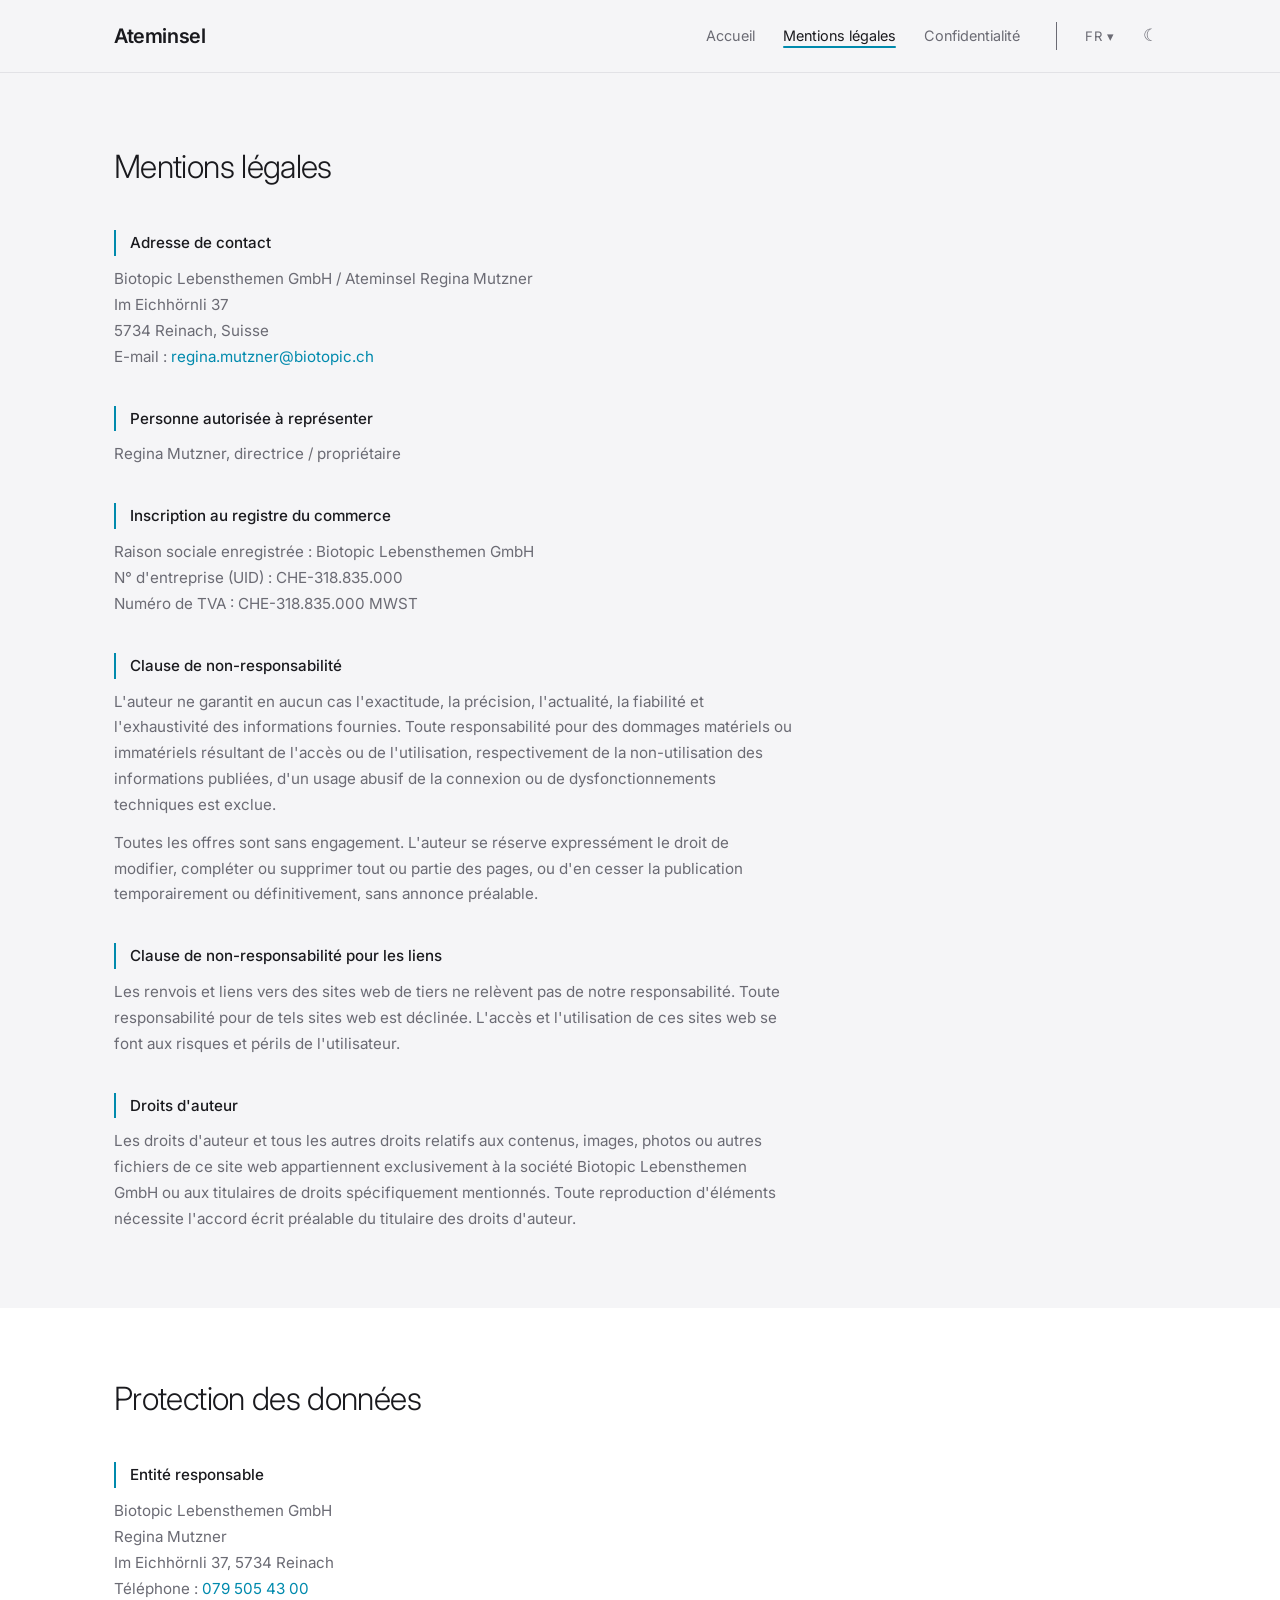
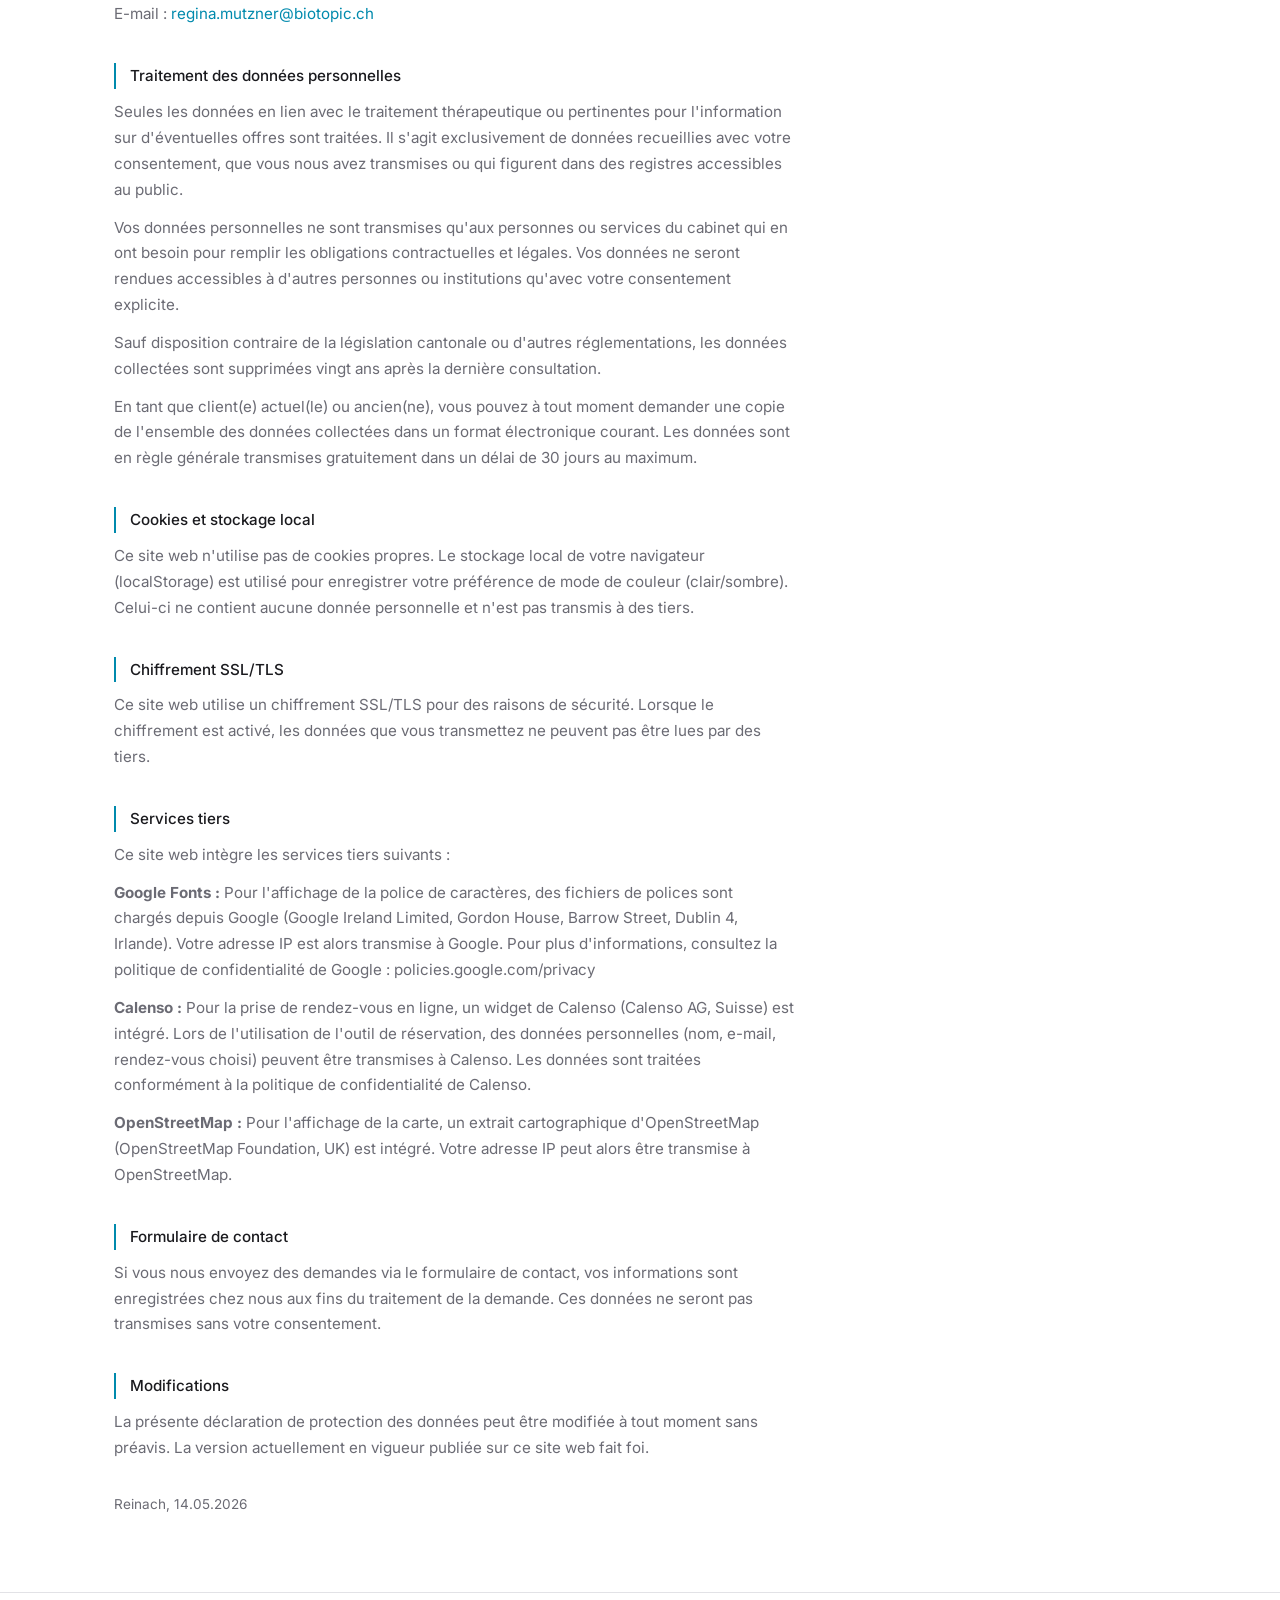
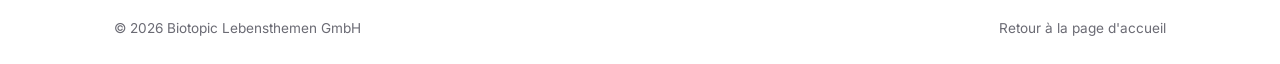
<file: site/fr/impressum.html>
<!DOCTYPE html>
<html lang="fr">
<head>
    <meta charset="UTF-8">
    <meta name="viewport" content="width=device-width, initial-scale=1.0">
    <meta name="robots" content="noindex, nofollow">
    <title>Mentions légales &amp; confidentialité – Ateminsel</title>
    <link rel="preconnect" href="https://fonts.googleapis.com">
    <link rel="preconnect" href="https://fonts.gstatic.com" crossorigin>
    <link href="https://fonts.googleapis.com/css2?family=Inter:wght@300;400;500;600&display=swap" rel="stylesheet">
    <link rel="stylesheet" href="../style.css?v=13">
    <link rel="icon" href="../favicon.ico">
    <link rel="apple-touch-icon" href="../apple-touch-icon.png">
</head>
<body>

    <nav class="nav" id="nav">
        <div class="nav-inner">
            <a href="index.html" class="nav-logo">Ateminsel</a>
            <button class="nav-toggle" aria-label="Menu">
                <span></span>
                <span></span>
                <span></span>
            </button>
            <ul class="nav-links">
                <li><a href="index.html">Accueil</a></li>
                <li><a href="#impressum">Mentions légales</a></li>
                <li><a href="#datenschutz">Confidentialité</a></li>
            </ul>
            <div class="lang-dropdown"><button class="lang-btn">FR ▾</button><div class="lang-menu"><div class="lang-menu-inner"><a href="../de/impressum.html">Deutsch</a><a href="../en/impressum.html">English</a><a href="../fr/impressum.html" class="lang-active">Français</a><a href="../es/impressum.html">Español</a></div></div></div>
            <button class="theme-toggle" aria-label="Toggle color mode">
                <span class="icon-moon">&#9790;</span>
                <span class="icon-sun">&#9788;</span>
            </button>
        </div>
    </nav>

    <section class="section section-alt legal" id="impressum" style="padding-top: 140px;">
        <div class="container">

            <h1 class="section-title">Mentions légales</h1>

            <h3>Adresse de contact</h3>
            <p>Biotopic Lebensthemen GmbH / Ateminsel Regina Mutzner<br>
            Im Eichhörnli 37<br>
            5734 Reinach, Suisse<br>
            E-mail : <a href="mailto:regina.mutzner@biotopic.ch">regina.mutzner@biotopic.ch</a></p>

            <h3>Personne autorisée à représenter</h3>
            <p>Regina Mutzner, directrice / propriétaire</p>

            <h3>Inscription au registre du commerce</h3>
            <p>Raison sociale enregistrée : Biotopic Lebensthemen GmbH<br>
            N° d'entreprise (UID) : CHE-318.835.000<br>
            Numéro de TVA : CHE-318.835.000 MWST</p>

            <h3>Clause de non-responsabilité</h3>
            <p>L'auteur ne garantit en aucun cas l'exactitude, la précision, l'actualité, la fiabilité et l'exhaustivité des informations fournies. Toute responsabilité pour des dommages matériels ou immatériels résultant de l'accès ou de l'utilisation, respectivement de la non-utilisation des informations publiées, d'un usage abusif de la connexion ou de dysfonctionnements techniques est exclue.</p>
            <p>Toutes les offres sont sans engagement. L'auteur se réserve expressément le droit de modifier, compléter ou supprimer tout ou partie des pages, ou d'en cesser la publication temporairement ou définitivement, sans annonce préalable.</p>

            <h3>Clause de non-responsabilité pour les liens</h3>
            <p>Les renvois et liens vers des sites web de tiers ne relèvent pas de notre responsabilité. Toute responsabilité pour de tels sites web est déclinée. L'accès et l'utilisation de ces sites web se font aux risques et périls de l'utilisateur.</p>

            <h3>Droits d'auteur</h3>
            <p>Les droits d'auteur et tous les autres droits relatifs aux contenus, images, photos ou autres fichiers de ce site web appartiennent exclusivement à la société Biotopic Lebensthemen GmbH ou aux titulaires de droits spécifiquement mentionnés. Toute reproduction d'éléments nécessite l'accord écrit préalable du titulaire des droits d'auteur.</p>

        </div>
    </section>

    <section class="section legal" id="datenschutz">
        <div class="container">

            <h1 class="section-title">Protection des données</h1>

            <h3>Entité responsable</h3>
            <p>Biotopic Lebensthemen GmbH<br>
            Regina Mutzner<br>
            Im Eichhörnli 37, 5734 Reinach<br>
            Téléphone : <a href="tel:+41795054300">079 505 43 00</a><br>
            E-mail : <a href="mailto:regina.mutzner@biotopic.ch">regina.mutzner@biotopic.ch</a></p>

            <h3>Traitement des données personnelles</h3>
            <p>Seules les données en lien avec le traitement thérapeutique ou pertinentes pour l'information sur d'éventuelles offres sont traitées. Il s'agit exclusivement de données recueillies avec votre consentement, que vous nous avez transmises ou qui figurent dans des registres accessibles au public.</p>
            <p>Vos données personnelles ne sont transmises qu'aux personnes ou services du cabinet qui en ont besoin pour remplir les obligations contractuelles et légales. Vos données ne seront rendues accessibles à d'autres personnes ou institutions qu'avec votre consentement explicite.</p>
            <p>Sauf disposition contraire de la législation cantonale ou d'autres réglementations, les données collectées sont supprimées vingt ans après la dernière consultation.</p>
            <p>En tant que client(e) actuel(le) ou ancien(ne), vous pouvez à tout moment demander une copie de l'ensemble des données collectées dans un format électronique courant. Les données sont en règle générale transmises gratuitement dans un délai de 30 jours au maximum.</p>

            <h3>Cookies et stockage local</h3>
            <p>Ce site web n'utilise pas de cookies propres. Le stockage local de votre navigateur (localStorage) est utilisé pour enregistrer votre préférence de mode de couleur (clair/sombre). Celui-ci ne contient aucune donnée personnelle et n'est pas transmis à des tiers.</p>

            <h3>Chiffrement SSL/TLS</h3>
            <p>Ce site web utilise un chiffrement SSL/TLS pour des raisons de sécurité. Lorsque le chiffrement est activé, les données que vous transmettez ne peuvent pas être lues par des tiers.</p>

            <h3>Services tiers</h3>
            <p>Ce site web intègre les services tiers suivants :</p>
            <p><strong>Google Fonts :</strong> Pour l'affichage de la police de caractères, des fichiers de polices sont chargés depuis Google (Google Ireland Limited, Gordon House, Barrow Street, Dublin 4, Irlande). Votre adresse IP est alors transmise à Google. Pour plus d'informations, consultez la politique de confidentialité de Google : policies.google.com/privacy</p>
            <p><strong>Calenso :</strong> Pour la prise de rendez-vous en ligne, un widget de Calenso (Calenso AG, Suisse) est intégré. Lors de l'utilisation de l'outil de réservation, des données personnelles (nom, e-mail, rendez-vous choisi) peuvent être transmises à Calenso. Les données sont traitées conformément à la politique de confidentialité de Calenso.</p>
            <p><strong>OpenStreetMap :</strong> Pour l'affichage de la carte, un extrait cartographique d'OpenStreetMap (OpenStreetMap Foundation, UK) est intégré. Votre adresse IP peut alors être transmise à OpenStreetMap.</p>

            <h3>Formulaire de contact</h3>
            <p>Si vous nous envoyez des demandes via le formulaire de contact, vos informations sont enregistrées chez nous aux fins du traitement de la demande. Ces données ne seront pas transmises sans votre consentement.</p>

            <h3>Modifications</h3>
            <p>La présente déclaration de protection des données peut être modifiée à tout moment sans préavis. La version actuellement en vigueur publiée sur ce site web fait foi.</p>
            <p style="margin-top: 32px; color: var(--text-muted); font-size: 0.85rem;">Reinach, 14.05.2026</p>

        </div>
    </section>

    <footer class="footer">
        <div class="container footer-inner">
            <p>&copy; 2026 Biotopic Lebensthemen GmbH</p>
            <a href="index.html">Retour à la page d'accueil</a>
        </div>
    </footer>

    <script src="../main.js?v=10"></script>
</body>
</html>
</file>
<file: site/style.css>
/* ========================================
   Ateminsel – One-Pager (Light/Dark)
   ======================================== */

:root {
    --bg: #ffffff;
    --bg-alt: #f5f5f7;
    --bg-card: #ffffff;
    --text: #1a1a1e;
    --text-muted: #6b6b74;
    --accent: #008aad;
    --accent-hover: #006d8a;
    --accent-light: #e8f6fa;
    --accent-glow: rgba(0, 138, 173, 0.1);
    --gold: #c8a84e;
    --border: #e2e2e6;
    --radius: 12px;
    --transition: 0.3s ease;
    --nav-bg: rgba(245, 245, 247, 0.95);
}

[data-theme="dark"] {
    --bg: #0e0e10;
    --bg-alt: #161618;
    --bg-card: #1c1c20;
    --text: #e4e4e7;
    --text-muted: #8b8b94;
    --accent: #009BC1;
    --accent-hover: #00b8e6;
    --accent-light: #1a2e33;
    --accent-glow: rgba(0, 155, 193, 0.15);
    --border: #2a2a2e;
    --nav-bg: rgba(14, 14, 16, 0.85);
}

[data-theme="dark"] .hero::before,
[data-theme="dark"] .video-wrapper,
[data-theme="dark"] .about-image img,
[data-theme="dark"] .map-fullwidth iframe,
[data-theme="dark"] .map-wrapper iframe {
    filter: brightness(0.7);
}

/* Accessibility */
.sr-only {
    position: absolute;
    width: 1px;
    height: 1px;
    padding: 0;
    margin: -1px;
    overflow: hidden;
    clip: rect(0, 0, 0, 0);
    border: 0;
}

/* Reset */
*, *::before, *::after {
    margin: 0;
    padding: 0;
    box-sizing: border-box;
}

html {
    scroll-behavior: smooth;
    scroll-padding-top: 80px;
    overflow-x: hidden;
    scrollbar-width: none;
}

html::-webkit-scrollbar {
    display: none;
}

body {
    font-family: 'Inter', -apple-system, BlinkMacSystemFont, sans-serif;
    background: var(--bg);
    color: var(--text);
    font-size: 16px;
    line-height: 1.7;
    -webkit-font-smoothing: antialiased;
    scrollbar-width: none;
}

body::-webkit-scrollbar {
    display: none;
}

a {
    color: var(--accent);
    text-decoration: none;
    transition: color var(--transition);
}

a:hover {
    color: var(--accent-hover);
}

img {
    max-width: 100%;
    height: auto;
    display: block;
}

.container {
    max-width: 1100px;
    margin: 0 auto;
    padding: 0 24px;
}

/* ── Navigation ──────────────────────── */

.nav {
    position: fixed;
    top: 0;
    left: 0;
    right: 0;
    z-index: 100;
    background: var(--nav-bg);
    backdrop-filter: blur(20px);
    border-bottom: 1px solid var(--border);
}

.nav-inner {
    max-width: 1100px;
    margin: 0 auto;
    padding: 0 24px;
    display: flex;
    align-items: center;
    justify-content: space-between;
    height: 72px;
}

.nav-logo {
    font-size: 1.25rem;
    font-weight: 600;
    color: var(--text);
    letter-spacing: -0.02em;
    display: flex;
    align-items: center;
    gap: 8px;
}

.nav-logo-icon {
    width: 36px;
    height: 36px;
}

.nav-logo:hover {
    color: var(--accent);
}

.nav-links {
    display: flex;
    list-style: none;
    gap: 28px;
    margin-left: auto;
    margin-right: 12px;
}

.lang-dropdown,
.theme-toggle {
    margin-left: 12px;
}

.nav-links a {
    color: var(--text-muted);
    font-size: 0.9rem;
    font-weight: 400;
    transition: color var(--transition);
    position: relative;
}

.nav-links a:hover {
    color: var(--accent);
}

.nav-links a::after {
    content: '';
    position: absolute;
    left: 0;
    bottom: -4px;
    width: 100%;
    height: 2px;
    background: var(--accent);
    border-radius: 1px;
    transform: scaleX(0);
    transition: transform 0.3s ease;
}

.nav-links a.active {
    color: var(--text);
}

.nav-links a.active::after {
    transform: scaleX(1);
}

.nav-toggle {
    display: none;
    flex-direction: column;
    gap: 5px;
    background: none;
    border: none;
    cursor: pointer;
    padding: 4px;
}

.nav-toggle span {
    display: block;
    width: 24px;
    height: 2px;
    background: var(--text);
    border-radius: 2px;
    transition: var(--transition);
}

/* ── Hero ────────────────────────────── */

.hero {
    position: relative;
    min-height: auto;
    display: flex;
    align-items: center;
    padding: 100px 24px 80px;
    overflow: hidden;
}

.hero::before {
    content: '';
    position: absolute;
    inset: -15px;
    background: url('img/hero-bg.jpg') center/cover no-repeat;
    transform: scale(1);
    will-change: transform;
}

html.hero-start-zoomed .hero::before {
    transform: scale(1.12);
}

@keyframes hero-zoom-in {
    from { transform: scale(1); }
    to   { transform: scale(1.12); }
}

@keyframes hero-zoom-out {
    from { transform: scale(1.12); }
    to   { transform: scale(1); }
}

.hero.zoom-in::before {
    animation: hero-zoom-in 5s ease-out both;
}

.hero.zoom-out::before {
    animation: hero-zoom-out 5s ease-out both;
}

@media (prefers-reduced-motion: reduce) {
    .hero.zoom-in::before,
    .hero.zoom-out::before { animation: none; }
    .hero::before { inset: 0; transform: none; }
}


.hero-overlay {
    position: absolute;
    inset: 0;
    background: linear-gradient(to right, rgba(0,60,80,0.88) 0%, rgba(0,60,80,0.65) 40%, rgba(0,80,110,0.15) 100%);
    z-index: 0;
}

.hero-content {
    position: relative;
    z-index: 1;
    max-width: 1100px;
    margin: 0 auto;
    width: 100%;
}

.hero-label {
    font-size: 0.85rem;
    font-weight: 500;
    color: rgba(255,255,255,0.7);
    text-transform: uppercase;
    letter-spacing: 0.1em;
    margin-bottom: 16px;
}

.hero h1 {
    font-size: clamp(2.5rem, 6vw, 4.5rem);
    font-weight: 300;
    line-height: 1.1;
    letter-spacing: -0.03em;
    margin-bottom: 24px;
    color: #fff;
}

.hero-sub {
    font-size: 1.15rem;
    color: rgba(255,255,255,0.8);
    max-width: 520px;
    margin-bottom: 40px;
    line-height: 1.7;
}

.hero-actions {
    display: flex;
    gap: 16px;
    flex-wrap: wrap;
}

/* ── Buttons ─────────────────────────── */

.btn {
    display: inline-block;
    padding: 14px 28px;
    font-size: 0.9rem;
    font-weight: 500;
    border-radius: 8px;
    transition: all var(--transition);
    cursor: pointer;
    border: none;
    font-family: inherit;
}

.btn-primary {
    background: var(--accent);
    color: #fff;
}

.btn-primary:hover {
    background: var(--accent-hover);
    color: #fff;
    transform: translateY(-1px);
    box-shadow: 0 8px 24px rgba(0, 155, 193, 0.25);
}

.btn-ghost {
    background: transparent;
    color: var(--text-muted);
    border: 1px solid var(--border);
}

.btn-ghost:hover {
    color: var(--text);
    border-color: var(--text-muted);
}

.btn-ghost-light {
    background: transparent;
    color: rgba(255,255,255,0.9);
    border: 1px solid rgba(255,255,255,0.3);
}

.btn-ghost-light:hover {
    color: #fff;
    border-color: rgba(255,255,255,0.6);
    background: rgba(255,255,255,0.1);
}

.btn-small {
    padding: 10px 20px;
    font-size: 0.85rem;
    background: transparent;
    color: var(--accent);
    border: 1px solid var(--accent);
}

.btn-small:hover {
    background: var(--accent);
    color: #fff;
}

/* ── Zitat ────────────────────────────── */

.quote-section {
    background: var(--bg);
    padding: 40px 0;
    position: relative;
}

.quote-section .container {
    position: relative;
}

.quote-libelle {
    position: absolute;
    left: 80px;
    top: -8px;
    width: 64px;
    height: 64px;
    opacity: 0.6;
}

.quote {
    text-align: center;
    max-width: 640px;
    margin: 0 auto;
}

.quote p {
    font-size: 1.3rem;
    font-weight: 300;
    line-height: 1.6;
    letter-spacing: -0.01em;
    color: var(--text);
    font-style: italic;
}

.quote cite {
    display: block;
    margin-top: 20px;
    font-size: 0.9rem;
    font-style: normal;
    color: var(--accent);
}

/* ── Weshalb Atemtherapie ─────────────── */

.weshalb-grid {
    display: grid;
    grid-template-columns: repeat(4, 1fr);
    gap: 20px;
    margin-top: 8px;
}

.weshalb-card {
    background: var(--bg);
    border: 1px solid var(--border);
    border-radius: var(--radius);
    padding: 28px 24px;
    transition: all var(--transition);
    text-align: center;
}

.weshalb-card:hover {
    transform: translateY(-4px);
    box-shadow: 0 8px 32px var(--accent-glow);
    border-color: var(--accent);
}

.weshalb-icon {
    color: var(--accent);
    margin-bottom: 16px;
}

.weshalb-card h3 {
    font-size: 1rem;
    font-weight: 500;
    margin-bottom: 8px;
}

.weshalb-card p {
    font-size: 0.85rem;
    color: var(--text-muted);
    line-height: 1.6;
}

/* Scroll-Animation */
.fade-in {
    opacity: 0;
    transform: translateY(24px);
    transition: opacity 0.6s ease, transform 0.6s ease;
}

.fade-in.visible {
    opacity: 1;
    transform: translateY(0);
}

@media (max-width: 900px) {
    .weshalb-grid {
        grid-template-columns: repeat(2, 1fr);
    }
}

@media (max-width: 600px) {
    .weshalb-grid {
        grid-template-columns: 1fr;
    }
    .weshalb-intro {
        flex-direction: column;
        gap: 0;
    }
    .weshalb-intro .section-sub:last-child {
        margin-bottom: 4px;
    }
    .video-container {
        width: 100%;
        margin-top: 0;
    }
    .quote-libelle {
        display: none;
    }
}

/* ── Video ───────────────────────────── */

.weshalb-intro {
    display: flex;
    gap: 24px;
    align-items: flex-start;
    margin-bottom: 40px;
}

.weshalb-intro-text {
    max-width: 550px;
}

.weshalb-intro .section-title,
.weshalb-intro .section-sub {
    margin-bottom: 12px;
}

.video-container {
    width: 390px;
    max-width: 100%;
    margin-top: 30px;
}

.video-label {
    font-size: 0.85rem;
    color: var(--text-muted);
    margin-bottom: 16px;
    letter-spacing: 0.02em;
}

.video-wrapper {
    position: relative;
    padding-bottom: 56.25%;
    height: 0;
    border-radius: var(--radius);
    overflow: hidden;
    box-shadow: 0 4px 20px rgba(0,0,0,0.08);
}

.video-wrapper iframe {
    position: absolute;
    top: 0;
    left: 0;
    width: 100%;
    height: 100%;
}

/* ── Sections ────────────────────────── */

.section {
    padding: 64px 0;
}

.section-alt {
    background: var(--bg-alt);
}

.section-title {
    font-size: 2rem;
    font-weight: 300;
    letter-spacing: -0.02em;
    margin-bottom: 12px;
}

.section-sub {
    color: var(--text-muted);
    margin-bottom: 32px;
    max-width: 520px;
}

/* ── Cards (Angebot) ─────────────────── */

.cards {
    display: grid;
    grid-template-columns: repeat(4, 1fr);
    gap: 20px;
}

.card {
    background: var(--bg-card);
    border: 1px solid var(--border);
    border-radius: var(--radius);
    padding: 32px 24px;
    display: flex;
    flex-direction: column;
    transition: all var(--transition);
    box-shadow: 0 2px 8px rgba(0, 0, 0, 0.06);
    border-top: 3px solid var(--accent);
}

.card:hover {
    box-shadow: 0 8px 32px var(--accent-glow);
    transform: translateY(-4px);
}

.card-icon {
    font-size: 1.5rem;
    color: var(--accent);
    margin-bottom: 20px;
}

.card h3 {
    font-size: 1.1rem;
    font-weight: 500;
    margin-bottom: 12px;
}

.card p {
    font-size: 0.9rem;
    color: var(--text-muted);
    flex: 1;
    margin-bottom: 20px;
}

.card-price {
    font-size: 1.1rem;
    font-weight: 300;
    margin-bottom: 20px;
    white-space: nowrap;
}

.card-price span {
    font-size: 0.85rem;
    color: var(--text-muted);
}

.card-1 { border-top-color: #008aad; }
.card-1 .card-icon { color: #008aad; }
.card-1 .btn-small { color: #008aad; border-color: #008aad; }
.card-1 .btn-small:hover { background: #008aad; color: #fff; }

.card-2 { border-top-color: #5a9a7a; }
.card-2 .card-icon { color: #5a9a7a; }
.card-2 .btn-small { color: #5a9a7a; border-color: #5a9a7a; }
.card-2 .btn-small:hover { background: #5a9a7a; color: #fff; }

.card-3 { border-top-color: #c8a84e; }
.card-3 .card-icon { color: #c8a84e; }
.card-3 .btn-small { color: #c8a84e; border-color: #c8a84e; }
.card-3 .btn-small:hover { background: #c8a84e; color: #fff; }

.card-4 { border-top-color: #b06a8a; }
.card-4 .card-icon { color: #b06a8a; }
.card-4 .btn-small { color: #b06a8a; border-color: #b06a8a; }
.card-4 .btn-small:hover { background: #b06a8a; color: #fff; }

/* ── Kurse ────────────────────────────── */

.kurs-card {
    background: var(--bg);
    border: 1px solid var(--border);
    border-radius: var(--radius);
    padding: 28px 32px;
    margin-top: 32px;
    border-left: 3px solid #5a9a7a;
}

.kurs-header {
    display: flex;
    justify-content: space-between;
    align-items: center;
    margin-bottom: 20px;
    flex-wrap: wrap;
    gap: 12px;
}

.kurs-header h3 {
    font-size: 1.1rem;
    font-weight: 500;
}

.kurs-badge {
    font-size: 0.8rem;
    padding: 4px 12px;
    border-radius: 100px;
    font-weight: 500;
}

.badge-frei {
    background: var(--accent-light);
    color: var(--accent);
}

.badge-voll {
    background: #fce4ec;
    color: #c62828;
}

.kurs-details {
    display: grid;
    grid-template-columns: 2fr 1fr 1fr;
    gap: 16px;
    margin-bottom: 20px;
}

.kurs-detail strong {
    display: block;
    font-size: 0.75rem;
    text-transform: uppercase;
    letter-spacing: 0.05em;
    color: var(--accent);
    margin-bottom: 4px;
}

.kurs-detail {
    font-size: 0.9rem;
    color: var(--text-muted);
}

.btn-kurs {
    color: var(--accent) !important;
    border-color: var(--accent) !important;
}

.btn-kurs:hover {
    background: var(--accent) !important;
    color: #fff !important;
}

.kurse-leer {
    text-align: center;
    color: var(--text-muted);
    padding: 24px;
    font-style: italic;
}

@media (max-width: 600px) {
    .kurs-details {
        grid-template-columns: 1fr;
    }
}

/* ── Buchen ───────────────────────────── */

.section-buchen .section-sub {
    max-width: 820px;
}

.cal-wrapper {
    max-width: 872px;
    margin: 32px auto 0;
    background: #fff;
    padding: 16px;
    border-radius: var(--radius);
    box-shadow: 0 6px 24px rgba(0, 0, 0, 0.08);
}

.cal-wrapper iframe {
    display: block;
    width: 100%;
    height: 700px;
    border: 0;
}


.cards-note {
    margin-top: 24px;
    font-size: 0.85rem;
    color: var(--text-muted);
    text-align: center;
}

.kosten-hinweis {
    margin-top: 40px;
    padding: 28px 32px;
    background: var(--bg);
    border: 1px solid var(--border);
    border-radius: var(--radius);
}

.kosten-hinweis h3 {
    font-size: 1rem;
    font-weight: 500;
    margin-bottom: 8px;
}

.kosten-hinweis p {
    font-size: 0.9rem;
    color: var(--text-muted);
    line-height: 1.7;
}

/* ── About ───────────────────────────── */

.about {
    display: grid;
    grid-template-columns: 1fr 1.5fr;
    gap: 64px;
    align-items: start;
}

.about-image img {
    border-radius: var(--radius);
    width: 100%;
    aspect-ratio: 3 / 4;
    object-fit: cover;
    box-shadow: 0 12px 40px rgba(0, 0, 0, 0.12);
}

.about-role {
    color: var(--accent);
    font-size: 0.9rem;
    margin-bottom: 24px;
    line-height: 1.6;
}

.about-text p {
    color: var(--text-muted);
    margin-bottom: 16px;
}

.about-facts {
    list-style: none;
    margin-top: 24px;
}

.about-facts li {
    padding: 10px 0;
    border-bottom: 1px solid var(--border);
    font-size: 0.9rem;
    color: var(--text-muted);
    padding-left: 20px;
    position: relative;
}

.about-facts li:last-child {
    border-bottom: none;
}

.about-facts li::before {
    content: '';
    position: absolute;
    left: 0;
    top: 50%;
    transform: translateY(-50%);
    width: 6px;
    height: 6px;
    background: var(--accent);
    border-radius: 50%;
}

/* ── Contact ─────────────────────────── */

.section-kontakt {
    background: url('img/kontakt-bg.jpg') center/cover no-repeat fixed;
    position: relative;
}

.section-kontakt::before {
    content: '';
    position: absolute;
    inset: 0;
    background: linear-gradient(135deg, rgba(255,255,255,0.92) 0%, rgba(245,245,247,0.95) 100%);
}

.section-kontakt > .container {
    position: relative;
    z-index: 1;
}

.contact-grid {
    display: grid;
    grid-template-columns: 1fr 1fr;
    gap: 64px;
}

.contact-block {
    margin-bottom: 32px;
}

.contact-block h3 {
    font-size: 0.8rem;
    font-weight: 500;
    text-transform: uppercase;
    letter-spacing: 0.08em;
    color: var(--accent);
    margin-bottom: 8px;
}

.contact-block p {
    color: var(--text-muted);
    font-size: 0.95rem;
}

.contact-block a {
    color: var(--text-muted);
}

.contact-block a:hover {
    color: var(--accent);
}

.contact-hours {
    margin-top: 8px;
    font-size: 0.85rem !important;
    color: var(--text-muted);
}

.contact-form {
    display: flex;
    flex-direction: column;
    gap: 16px;
}

.contact-form input,
.contact-form textarea {
    background: var(--bg-card);
    border: 1px solid var(--border);
    border-radius: 8px;
    padding: 14px 16px;
    color: var(--text);
    font-family: inherit;
    font-size: 0.9rem;
    transition: border-color var(--transition);
    outline: none;
}

.contact-form input::placeholder,
.contact-form textarea::placeholder {
    color: var(--text-muted);
}

.contact-form input:focus,
.contact-form textarea:focus {
    border-color: var(--accent);
}

.contact-form textarea {
    resize: vertical;
}

.contact-form .btn {
    align-self: flex-start;
}

.hp-field {
    position: absolute;
    left: -9999px;
    opacity: 0;
    height: 0;
    width: 0;
}

.form-status {
    font-size: 0.9rem;
    margin-top: 8px;
}

.form-status.success {
    color: #2e7d32;
}

.form-status.error {
    color: #c62828;
}

/* ── Erste Sitzung Band ──────────────── */

.erste-sitzung-band {
    background: var(--bg-alt);
    padding: 28px 0;
    font-size: 0.9rem;
    color: var(--text-muted);
    line-height: 1.7;
    text-align: center;
}

.erste-sitzung-band strong {
    color: var(--text);
    margin-right: 4px;
}

/* ── Map ─────────────────────────────── */

.map-address {
    font-size: 0.75rem;
    color: var(--text-muted);
    padding: 8px 24px;
}

.map-fullwidth {
    width: 100%;
    overflow: hidden;
    position: relative;
}

.map-fullwidth iframe {
    width: 100%;
    height: 350px;
    border: none;
    display: block;
}

.map-wrapper {
    position: relative;
}

.map-overlay {
    position: absolute;
    inset: 0;
    cursor: pointer;
    z-index: 1;
}

.map-fullwidth.active .map-overlay,
.map-wrapper.active .map-overlay {
    display: none;
}

/* ── Footer ──────────────────────────── */

.footer {
    border-top: 1px solid var(--border);
    padding: 24px 0;
}

.footer-inner {
    display: flex;
    justify-content: space-between;
    align-items: center;
    font-size: 0.85rem;
    color: var(--text-muted);
}

.footer a {
    color: var(--text-muted);
}

.footer a:hover {
    color: var(--text);
}

/* ── Legal (Impressum) ───────────────── */

.legal h3 {
    font-size: 0.95rem;
    font-weight: 500;
    margin-top: 36px;
    margin-bottom: 10px;
    padding-left: 14px;
    border-left: 2px solid var(--accent);
}

.legal p {
    color: var(--text-muted);
    margin-bottom: 12px;
    font-size: 0.95rem;
    max-width: 680px;
}

/* ── Language Dropdown ────────────────── */

.lang-dropdown {
    position: relative;
    margin-left: 24px;
    padding-left: 20px;
    border-left: 1px solid var(--text-muted);
}

.lang-btn {
    background: none;
    border: none;
    padding: 6px 8px;
    font-size: 0.82rem;
    font-family: inherit;
    color: var(--text-muted);
    cursor: pointer;
    transition: color var(--transition);
    letter-spacing: 0.03em;
}

.lang-btn:hover {
    color: var(--text);
}

.lang-menu {
    display: none;
    position: absolute;
    top: 100%;
    right: 0;
    padding-top: 4px;
    z-index: 200;
}

.lang-menu-inner {
    background: var(--bg);
    border: 1px solid var(--border);
    border-radius: 10px;
    box-shadow: 0 8px 24px rgba(0,0,0,0.08);
    overflow: hidden;
    min-width: 130px;
}

.lang-dropdown.open .lang-menu {
    display: block;
}

.lang-menu a {
    display: block;
    padding: 10px 18px;
    font-size: 0.82rem;
    color: var(--text-muted);
    letter-spacing: 0.02em;
    transition: color var(--transition), background var(--transition);
}

.lang-menu a:hover {
    background: var(--accent-glow);
    color: var(--text);
}

.lang-menu a.lang-active {
    color: var(--accent);
    font-weight: 500;
}

/* ── Theme Toggle ────────────────────── */

.theme-toggle {
    background: none;
    border: none;
    width: 32px;
    height: 32px;
    display: flex;
    align-items: center;
    justify-content: center;
    cursor: pointer;
    color: var(--text-muted);
    font-size: 1.05rem;
    transition: color var(--transition);
    line-height: 1;
}

.theme-toggle:hover {
    color: var(--text);
}

.theme-toggle .icon-moon { display: inline; }
.theme-toggle .icon-sun { display: none; }

[data-theme="dark"] .theme-toggle .icon-moon { display: none; }
[data-theme="dark"] .theme-toggle .icon-sun { display: inline; }

/* ── Responsive ──────────────────────── */

@media (max-width: 900px) {
    .cards {
        grid-template-columns: repeat(2, 1fr);
    }

    .hero {
        text-align: center;
    }

    .hero-sub {
        margin-left: auto;
        margin-right: auto;
    }

    .hero-actions {
        justify-content: center;
    }

    .about {
        grid-template-columns: 1fr;
        gap: 40px;
    }

    .about-image img {
        max-width: 300px;
        margin: 0 auto;
    }

    .contact-grid {
        grid-template-columns: 1fr;
        gap: 40px;
    }
}

@media (max-width: 600px) {
    .nav-links {
        display: none;
        position: absolute;
        top: 72px;
        left: 0;
        right: 0;
        background: var(--nav-bg);
        backdrop-filter: blur(20px);
        flex-direction: column;
        padding: 24px;
        gap: 16px;
        border-bottom: 1px solid var(--border);
    }

    .nav-links.active {
        display: flex;
    }

    .nav-toggle {
        display: flex;
    }

    .lang-dropdown {
        border-left: none;
        padding-left: 0;
        margin-left: 12px;
    }

    .cards {
        grid-template-columns: 1fr;
    }

    .section {
        padding: 48px 0;
    }

    .hero {
        min-height: auto;
        padding: 100px 24px 48px;
    }

    .hero h1 {
        font-size: 2.2rem;
    }

    .footer-inner {
        flex-direction: column;
        gap: 8px;
        text-align: center;
    }
}
</file>
